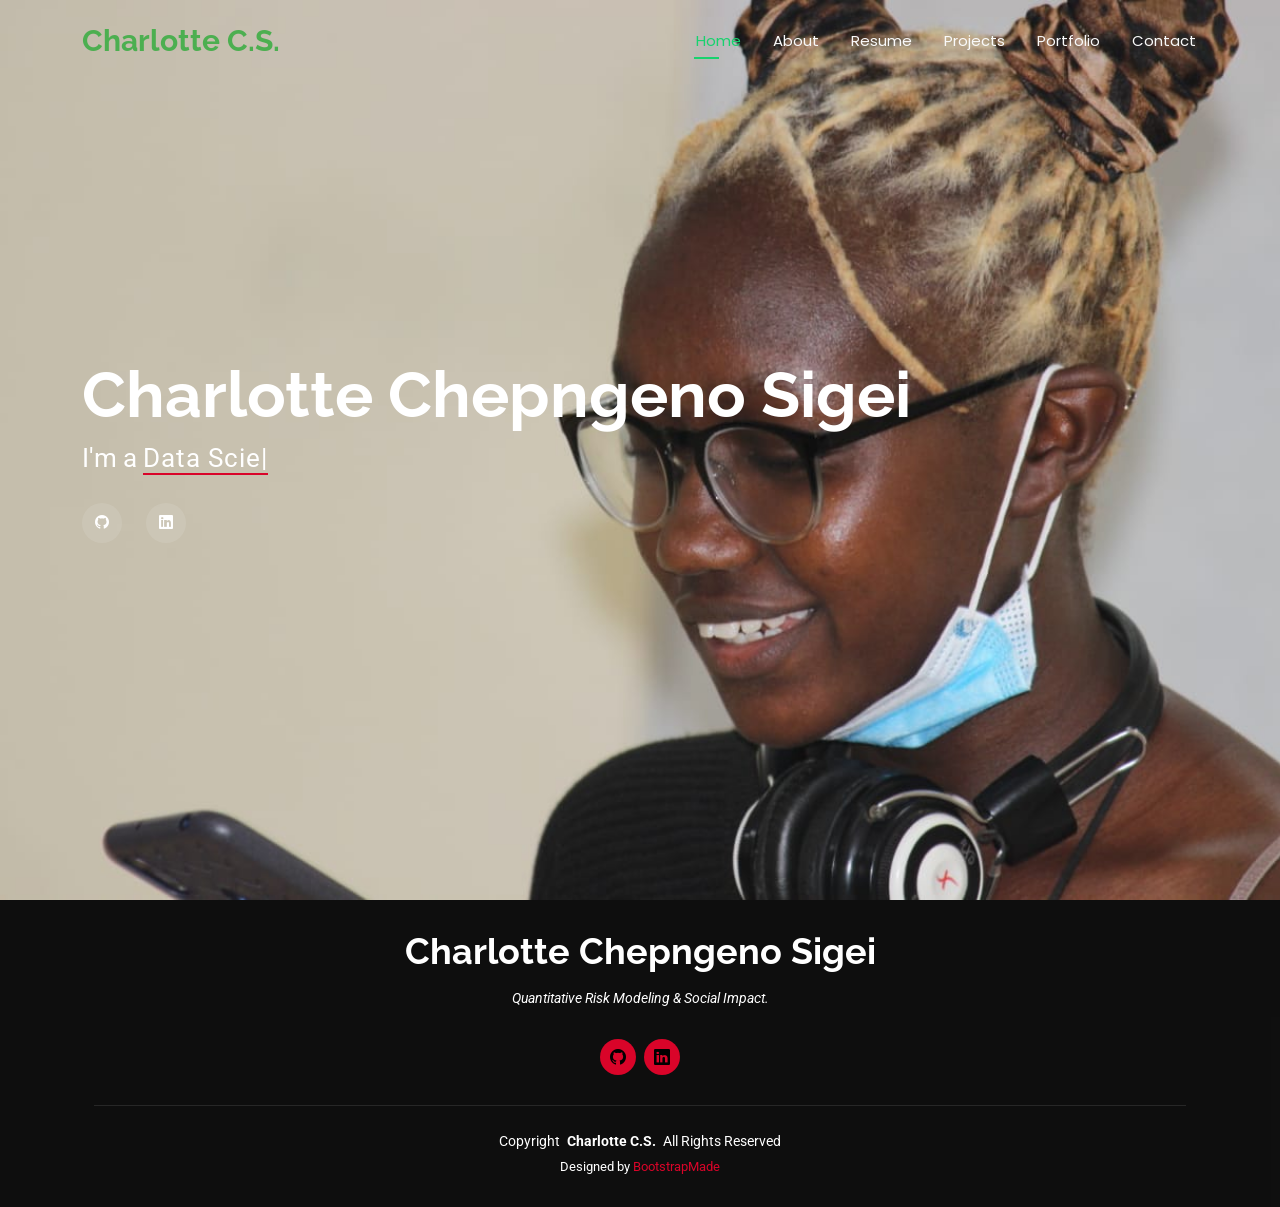
<file: index.html>
<!DOCTYPE html>
<html lang="en">

<head>
  <meta charset="utf-8">
  <meta content="width=device-width, initial-scale=1.0" name="viewport">
  <title>Charlotte Chepngeno Sigei - Portfolio</title>
  <meta name="description" content="Portfolio of Charlotte Chepngeno Sigei. Quantitative Risk Modeling and Social Impact.">
  <meta name="keywords" content="Data Scientist, Quantitative Risk Analyst, Actuarial Professional, AIMS, Machine Learning">

  <link href="assets/img/favicon.png" rel="icon">
  <link href="assets/img/apple-touch-icon.png" rel="apple-touch-icon">

  <link href="https://fonts.googleapis.com" rel="preconnect">
  <link href="https://fonts.gstatic.com" rel="preconnect" crossorigin>
  <link href="https://fonts.googleapis.com/css2?family=Roboto:ital,wght@0,100;0,300;0,400;0,500;0,700;0,900;1,100;1,300;1,400;1,500;1,700;1,900&family=Poppins:ital,wght@0,100;0,200;0,300;0,400;0,500;0,600;0,700;0,800;0,900;1,100;1,200;1,300;1,400;1,500;1,600;1,700;1,800;1,900&family=Raleway:ital,wght@0,100;0,200;0,300;0,400;0,500;0,600;0,700;0,800;0,900;1,100;1,200;1,300;1,400;1,500;1,600;1,700;1,800;1,900&display=swap" rel="stylesheet">

  <link href="assets/vendor/bootstrap/css/bootstrap.min.css" rel="stylesheet">
  <link href="assets/vendor/bootstrap-icons/bootstrap-icons.css" rel="stylesheet">
  <link href="assets/vendor/aos/aos.css" rel="stylesheet">
  <link href="assets/vendor/swiper/swiper-bundle.min.css" rel="stylesheet">
  <link href="assets/vendor/glightbox/css/glightbox.min.css" rel="stylesheet">

  <link href="assets/css/main.css" rel="stylesheet">
</head>

<body class="index-page">

  <header id="header" class="header d-flex align-items-center fixed-top">
    <div class="container-fluid container-xl position-relative d-flex align-items-center justify-content-between">

      <a href="index.html" class="logo d-flex align-items-center">
        <h1 class="sitename">Charlotte C.S.</h1>
      </a>

      <nav id="navmenu" class="navmenu">
        <ul>
          <li><a href="index.html" class="active">Home</a></li>
          <li><a href="about.html">About</a></li>
          <li><a href="resume.html">Resume</a></li>
          <li><a href="services.html">Projects</a></li>
          <li><a href="portfolio.html">Portfolio</a></li>
          <li><a href="contact.html">Contact</a></li>
        </ul>
        <i class="mobile-nav-toggle d-xl-none bi bi-list"></i>
      </nav>

    </div>
  </header>

  <main class="main">

    <section id="hero" class="hero section dark-background">

      <img src="assets/img/her.jpeg" alt="Charlotte Chepngeno Sigei" data-aos="fade-in">

      <div class="container" data-aos="zoom-out" data-aos-delay="100">
        <h2>Charlotte Chepngeno Sigei</h2>
        <p>I'm a <span class="typed" data-typed-items="Data Scientist, Quantitative Risk Analyst, Professional Actuary, Masters AIMS Scholar, Poet, Dreamer"></span><span class="typed-cursor typed-cursor--blink"></span></p>
        <div class="social-links">
          <a href="https://github.com/Ccspoet" target="_blank"><i class="bi bi-github"></i></a>
          <a href="https://www.linkedin.com/in/charlotte-sigey-aa377a254/" target="_blank"><i class="bi bi-linkedin"></i></a>
        </div>
      </div>

    </section></main>

  <footer id="footer" class="footer dark-background">
    <div class="container">
      <h3 class="sitename">Charlotte Chepngeno Sigei</h3>
      <p>Quantitative Risk Modeling & Social Impact.</p>
      <div class="social-links d-flex justify-content-center">
        <a href="https://github.com/Ccspoet" target="_blank"><i class="bi bi-github"></i></a>
        <a href="https://www.linkedin.com/in/charlotte-sigey-aa377a254/" target="_blank"><i class="bi bi-linkedin"></i></a>
      </div>
      <div class="container">
        <div class="copyright">
          <span>Copyright</span> <strong class="px-1 sitename">Charlotte C.S.</strong> <span>All Rights Reserved</span>
        </div>
        <div class="credits">
          Designed by <a href="https://bootstrapmade.com/">BootstrapMade</a>
        </div>
      </div>
    </div>
  </footer>

  <a href="#" id="scroll-top" class="scroll-top d-flex align-items-center justify-content-center"><i class="bi bi-arrow-up-short"></i></a>

  <div id="preloader"></div>

  <script src="assets/vendor/bootstrap/js/bootstrap.bundle.min.js"></script>
  <script src="assets/vendor/php-email-form/validate.js"></script>
  <script src="assets/vendor/aos/aos.js"></script>
  <script src="assets/vendor/typed.js/typed.umd.js"></script>
  <script src="assets/vendor/purecounter/purecounter_vanilla.js"></script>
  <script src="assets/vendor/waypoints/noframework.waypoints.js"></script>
  <script src="assets/vendor/swiper/swiper-bundle.min.js"></script>
  <script src="assets/vendor/glightbox/js/glightbox.min.js"></script>
  <script src="assets/vendor/imagesloaded/imagesloaded.pkgd.min.js"></script>
  <script src="assets/vendor/isotope-layout/isotope.pkgd.min.js"></script>

  <script src="assets/js/main.js"></script>

</body>

</html>
</file>
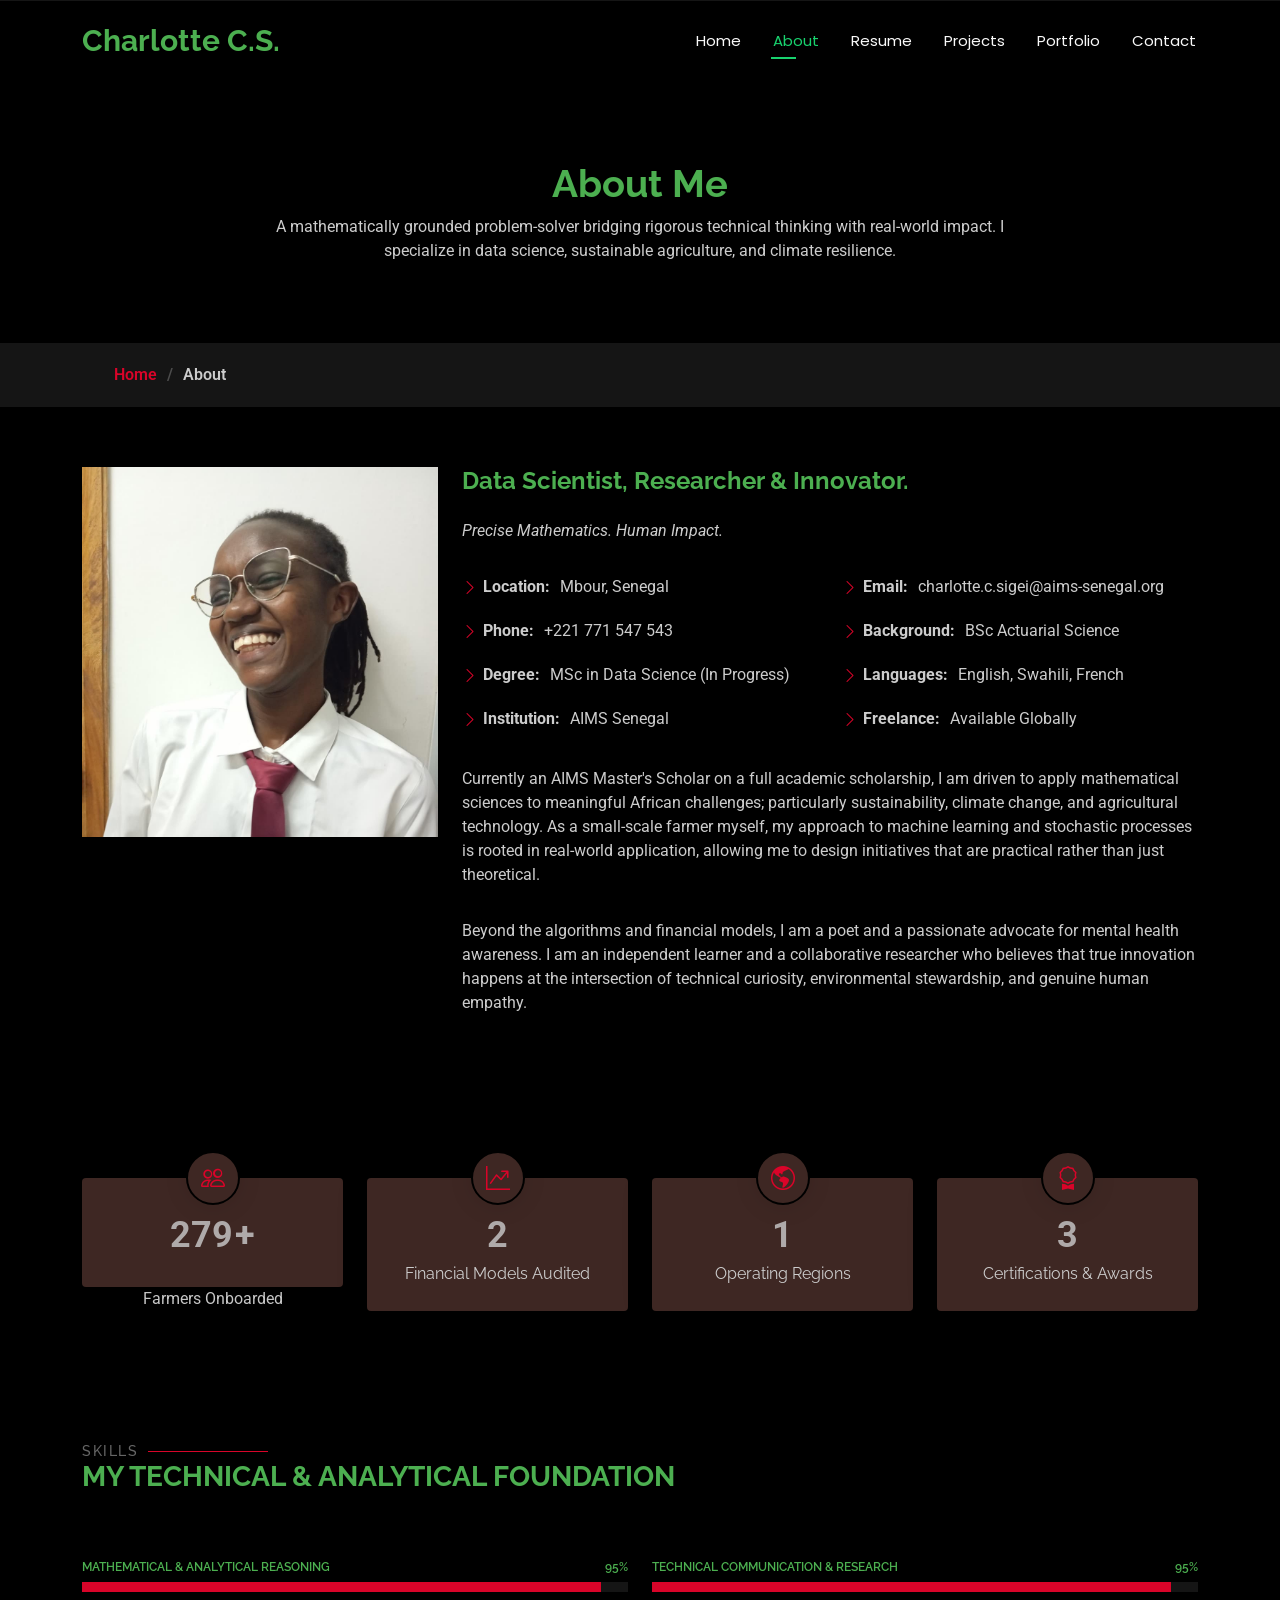
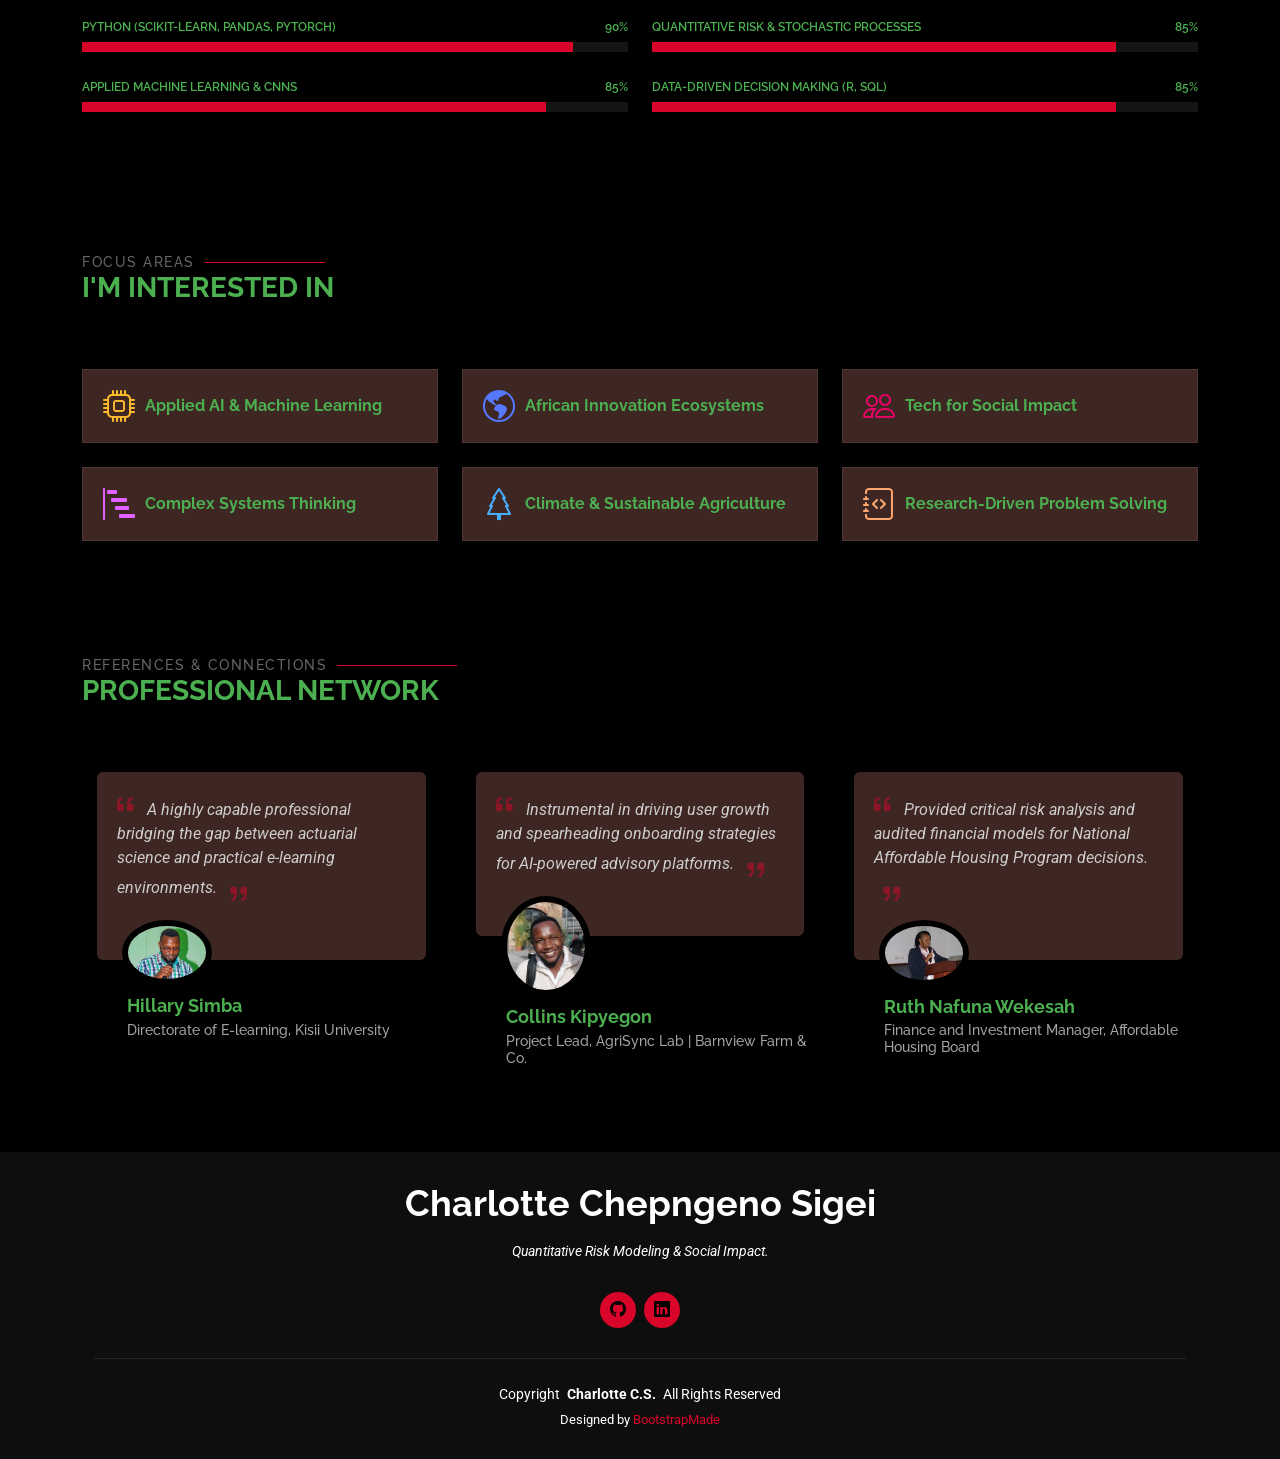
<file: about.html>
<!DOCTYPE html>
<html lang="en">

<head>
  <meta charset="utf-8">
  <meta content="width=device-width, initial-scale=1.0" name="viewport">
  <title>About - Charlotte Chepngeno Sigei</title>
  <meta name="description" content="Portfolio and resume of Charlotte Chepngeno Sigei. Quantitative Risk Modeling and Social Impact.">
  <meta name="keywords" content="Data Scientist, Quantitative Risk Analyst, Actuarial Professional, AIMS, Machine Learning">

  <link href="assets/img/favicon.png" rel="icon">
  <link href="assets/img/apple-touch-icon.png" rel="apple-touch-icon">

  <link href="https://fonts.googleapis.com" rel="preconnect">
  <link href="https://fonts.gstatic.com" rel="preconnect" crossorigin>
  <link href="https://fonts.googleapis.com/css2?family=Roboto:ital,wght@0,100;0,300;0,400;0,500;0,700;0,900;1,100;1,300;1,400;1,500;1,700;1,900&family=Poppins:ital,wght@0,100;0,200;0,300;0,400;0,500;0,600;0,700;0,800;0,900;1,100;1,200;1,300;1,400;1,500;1,600;1,700;1,800;1,900&family=Raleway:ital,wght@0,100;0,200;0,300;0,400;0,500;0,600;0,700;0,800;0,900;1,100;1,200;1,300;1,400;1,500;1,600;1,700;1,800;1,900&display=swap" rel="stylesheet">

  <link href="assets/vendor/bootstrap/css/bootstrap.min.css" rel="stylesheet">
  <link href="assets/vendor/bootstrap-icons/bootstrap-icons.css" rel="stylesheet">
  <link href="assets/vendor/aos/aos.css" rel="stylesheet">
  <link href="assets/vendor/swiper/swiper-bundle.min.css" rel="stylesheet">
  <link href="assets/vendor/glightbox/css/glightbox.min.css" rel="stylesheet">

  <link href="assets/css/main.css" rel="stylesheet">
</head>

<body class="about-page">

  <header id="header" class="header d-flex align-items-center fixed-top">
    <div class="container-fluid container-xl position-relative d-flex align-items-center justify-content-between">

      <a href="index.html" class="logo d-flex align-items-center">
        <h1 class="sitename">Charlotte C.S.</h1>
      </a>

      <nav id="navmenu" class="navmenu">
        <ul>
          <li><a href="index.html">Home</a></li>
          <li><a href="about.html" class="active">About</a></li>
          <li><a href="resume.html">Resume</a></li>
          <li><a href="services.html">Projects</a></li>
          <li><a href="portfolio.html">Portfolio</a></li>
          <li><a href="contact.html">Contact</a></li>
        </ul>
        <i class="mobile-nav-toggle d-xl-none bi bi-list"></i>
      </nav>

    </div>
  </header>

  <main class="main">

    <div class="page-title" data-aos="fade">
      <div class="heading">
        <div class="container">
          <div class="row d-flex justify-content-center text-center">
            <div class="col-lg-8">
              <h1>About Me</h1>
              <p class="mb-0">A mathematically grounded problem-solver bridging rigorous technical thinking with real-world impact. I specialize in data science, sustainable agriculture, and climate resilience.</p>
            </div>
          </div>
        </div>
      </div>
      <nav class="breadcrumbs">
        <div class="container">
          <ol>
            <li><a href="index.html">Home</a></li>
            <li class="current">About</li>
          </ol>
        </div>
      </nav>
    </div>

    <section id="about" class="about section">

      <div class="container" data-aos="fade-up" data-aos-delay="100">

        <div class="row gy-4 justify-content-center">
          <div class="col-lg-4">
            <img src="assets/img/profile.jpeg" class="img-fluid" alt="Charlotte Chepngeno Sigei">
          </div>
          <div class="col-lg-8 content">
            <h2>Data Scientist, Researcher &amp; Innovator.</h2>
            <p class="fst-italic py-3">
              Precise Mathematics. Human Impact.
            </p>
            <div class="row">
              <div class="col-lg-6">
                <ul>
                  <li><i class="bi bi-chevron-right"></i> <strong>Location:</strong> <span>Mbour, Senegal</span></li>
                  <li><i class="bi bi-chevron-right"></i> <strong>Phone:</strong> <span>+221 771 547 543</span></li>
                  <li><i class="bi bi-chevron-right"></i> <strong>Degree:</strong> <span>MSc in Data Science (In Progress)</span></li>
                  <li><i class="bi bi-chevron-right"></i> <strong>Institution:</strong> <span>AIMS Senegal</span></li>
                </ul>
              </div>
              <div class="col-lg-6">
                <ul>
                  <li><i class="bi bi-chevron-right"></i> <strong>Email:</strong> <span>charlotte.c.sigei@aims-senegal.org</span></li>
                  <li><i class="bi bi-chevron-right"></i> <strong>Background:</strong> <span>BSc Actuarial Science</span></li>
                  <li><i class="bi bi-chevron-right"></i> <strong>Languages:</strong> <span>English, Swahili, French</span></li>
                  <li><i class="bi bi-chevron-right"></i> <strong>Freelance:</strong> <span>Available Globally</span></li>
                </ul>
              </div>
            </div>
            <p class="py-3">
              Currently an AIMS Master's Scholar on a full academic scholarship, I am driven to apply mathematical sciences to meaningful African challenges; particularly sustainability, climate change, and agricultural technology. As a small-scale farmer myself, my approach to machine learning and stochastic processes is rooted in real-world application, allowing me to design initiatives that are practical rather than just theoretical.
            </p>
            <p>
              Beyond the algorithms and financial models, I am a poet and a passionate advocate for mental health awareness. I am an independent learner and a collaborative researcher who believes that true innovation happens at the intersection of technical curiosity, environmental stewardship, and genuine human empathy.
            </p>
          </div>
        </div>

      </div>

    </section>

    <section id="stats" class="stats section">

      <div class="container" data-aos="fade-up" data-aos-delay="100">

        <div class="row gy-4">

          <div class="col-lg-3 col-md-6 d-flex flex-column align-items-center">
            <i class="bi bi-people"></i>
            <div class="stats-item d-flex align-items-center justify-content-center">
              <span data-purecounter-start="0" data-purecounter-end="450" data-purecounter-duration="1" class="purecounter"></span>
              <span style="margin-left: 2px;">+</span>
            </div>
            <p class="text-center w-100">Farmers Onboarded</p>
          </div>
          
          <div class="col-lg-3 col-md-6 d-flex flex-column align-items-center">
            <i class="bi bi-graph-up-arrow"></i>
            <div class="stats-item">
              <span data-purecounter-start="0" data-purecounter-end="3" data-purecounter-duration="1" class="purecounter"></span>
              <p>Financial Models Audited</p>
            </div>
          </div>
          
          <div class="col-lg-3 col-md-6 d-flex flex-column align-items-center">
            <i class="bi bi-globe-americas"></i>
            <div class="stats-item">
              <span data-purecounter-start="0" data-purecounter-end="2" data-purecounter-duration="1" class="purecounter"></span>
              <p>Operating Regions</p>
            </div>
          </div>
          
          <div class="col-lg-3 col-md-6 d-flex flex-column align-items-center">
            <i class="bi bi-award"></i>
            <div class="stats-item">
              <span data-purecounter-start="0" data-purecounter-end="5" data-purecounter-duration="1" class="purecounter"></span>
              <p>Certifications & Awards</p>
            </div>
          </div>
          
        </div>

      </div>

    </section>

    <section id="skills" class="skills section">

      <div class="container section-title" data-aos="fade-up">
        <h2>Skills</h2>
        <div><span>My Technical & Analytical</span> <span class="description-title">Foundation</span></div>
      </div>
      
      <div class="container" data-aos="fade-up" data-aos-delay="100">

        <div class="row skills-content skills-animation">

          <div class="col-lg-6">
            <div class="progress">
              <span class="skill"><span>Mathematical & Analytical Reasoning</span> <i class="val">95%</i></span>
              <div class="progress-bar-wrap">
                <div class="progress-bar" role="progressbar" aria-valuenow="95" aria-valuemin="0" aria-valuemax="100"></div>
              </div>
            </div>
            <div class="progress">
              <span class="skill"><span>Python (Scikit-learn, Pandas, PyTorch)</span> <i class="val">90%</i></span>
              <div class="progress-bar-wrap">
                <div class="progress-bar" role="progressbar" aria-valuenow="90" aria-valuemin="0" aria-valuemax="100"></div>
              </div>
            </div>
            <div class="progress">
              <span class="skill"><span>Applied Machine Learning & CNNs</span> <i class="val">85%</i></span>
              <div class="progress-bar-wrap">
                <div class="progress-bar" role="progressbar" aria-valuenow="85" aria-valuemin="0" aria-valuemax="100"></div>
              </div>
            </div>
          </div>

          <div class="col-lg-6">
            <div class="progress">
              <span class="skill"><span>Technical Communication & Research</span> <i class="val">95%</i></span>
              <div class="progress-bar-wrap">
                <div class="progress-bar" role="progressbar" aria-valuenow="95" aria-valuemin="0" aria-valuemax="100"></div>
              </div>
            </div>
            <div class="progress">
              <span class="skill"><span>Quantitative Risk & Stochastic Processes</span> <i class="val">85%</i></span>
              <div class="progress-bar-wrap">
                <div class="progress-bar" role="progressbar" aria-valuenow="85" aria-valuemin="0" aria-valuemax="100"></div>
              </div>
            </div>
            <div class="progress">
              <span class="skill"><span>Data-Driven Decision Making (R, SQL)</span> <i class="val">85%</i></span>
              <div class="progress-bar-wrap">
                <div class="progress-bar" role="progressbar" aria-valuenow="85" aria-valuemin="0" aria-valuemax="100"></div>
              </div>
            </div>
          </div>

        </div>

      </div>

    </section>

    <section id="interests" class="interests section">

      <div class="container section-title" data-aos="fade-up">
        <h2>Focus Areas</h2>
        <div><span>I'm</span> <span class="description-title">interested in</span></div>
      </div>
      
      <div class="container">

        <div class="row gy-4">

          <div class="col-lg-4 col-md-6" data-aos="fade-up" data-aos-delay="100">
            <div class="features-item">
              <i class="bi bi-cpu" style="color: #ffbb2c;"></i>
              <h3>Applied AI & Machine Learning</h3>
            </div>
          </div>
          
          <div class="col-lg-4 col-md-6" data-aos="fade-up" data-aos-delay="200">
            <div class="features-item">
              <i class="bi bi-globe-americas" style="color: #5578ff;"></i>
              <h3>African Innovation Ecosystems</h3>
            </div>
          </div>
          
          <div class="col-lg-4 col-md-6" data-aos="fade-up" data-aos-delay="300">
            <div class="features-item">
              <i class="bi bi-people" style="color: #e80368;"></i>
              <h3>Tech for Social Impact</h3>
            </div>
          </div>
          
          <div class="col-lg-4 col-md-6" data-aos="fade-up" data-aos-delay="400">
            <div class="features-item">
              <i class="bi bi-bar-chart-steps" style="color: #e361ff;"></i>
              <h3>Complex Systems Thinking</h3>
            </div>
          </div>
          
          <div class="col-lg-4 col-md-6" data-aos="fade-up" data-aos-delay="500">
            <div class="features-item">
              <i class="bi bi-tree" style="color: #47aeff;"></i>
              <h3>Climate & Sustainable Agriculture</h3>
            </div>
          </div>
          
          <div class="col-lg-4 col-md-6" data-aos="fade-up" data-aos-delay="600">
            <div class="features-item">
              <i class="bi bi-journal-code" style="color: #ffa76e;"></i>
              <h3>Research-Driven Problem Solving</h3>
            </div>
          </div>
          
        </div>

      </div>

    </section>

    <section id="testimonials" class="testimonials section">

      <div class="container section-title" data-aos="fade-up">
        <h2>References & Connections</h2>
        <div><span>Professional</span> <span class="description-title">Network</span></div>
      </div>
      
      <div class="container" data-aos="fade-up" data-aos-delay="100">

        <div class="swiper init-swiper" data-speed="600" data-delay="5000">
          <script type="application/json" class="swiper-config">
            {
              "loop": true,
              "speed": 600,
              "autoplay": {
                "delay": 5000
              },
              "slidesPerView": "auto",
              "pagination": {
                "el": ".swiper-pagination",
                "type": "bullets",
                "clickable": true
              },
              "breakpoints": {
                "320": {
                  "slidesPerView": 1,
                  "spaceBetween": 40
                },
                "1200": {
                  "slidesPerView": 3,
                  "spaceBetween": 20
                }
              }
            }
          </script>
          <div class="swiper-wrapper">

            <div class="swiper-slide">
              <div class="testimonial-item">
                <p>
                  <i class=" bi bi-quote quote-icon-left"></i>
                  <span>A highly capable professional bridging the gap between actuarial science and practical e-learning environments.</span>
                  <i class="bi bi-quote quote-icon-right"></i>
                </p>
                <img src="assets/img/person/person-m-9.jpeg" class="testimonial-img" alt="">
                <h3>Hillary Simba</h3>
                <h4>Directorate of E-learning, Kisii University</h4>
              </div>
            </div>
            
            <div class="swiper-slide">
              <div class="testimonial-item">
                <p>
                  <i class="bi bi-quote quote-icon-left"></i>
                  <span>Instrumental in driving user growth and spearheading onboarding strategies for AI-powered advisory platforms.</span>
                  <i class="bi bi-quote quote-icon-right"></i>
                </p>
                <img src="assets/img/person/person-m-12.jpeg" class="testimonial-img" alt="">
                <h3>Collins Kipyegon</h3>
                <h4>Project Lead, AgriSync Lab | Barnview Farm & Co.</h4>
              </div>
            </div>
            
            <div class="swiper-slide">
              <div class="testimonial-item">
                <p>
                  <i class="bi bi-quote quote-icon-left"></i>
                  <span>Provided critical risk analysis and audited financial models for National Affordable Housing Program decisions.</span>
                  <i class="bi bi-quote quote-icon-right"></i>
                </p>
                <img src="assets/img/person/person-f-5.jpeg" class="testimonial-img" alt="">
                <h3>Ruth Nafuna Wekesah</h3>
                <h4>Finance and Investment Manager, Affordable Housing Board</h4>
              </div>
            </div>
            
          </div>
          <div class="swiper-pagination"></div>
        </div>

      </div>

    </section>

  </main>

  <footer id="footer" class="footer dark-background">
    <div class="container">
      <h3 class="sitename">Charlotte Chepngeno Sigei</h3>
      <p>Quantitative Risk Modeling & Social Impact.</p>
      <div class="social-links d-flex justify-content-center">
        <a href="https://github.com/Ccspoet"><i class="bi bi-github"></i></a>
        <a href="https://www.linkedin.com/in/charlotte-sigey-aa377a254/"><i class="bi bi-linkedin"></i></a>
      </div>
      <div class="container">
        <div class="copyright">
          <span>Copyright</span> <strong class="px-1 sitename">Charlotte C.S.</strong> <span>All Rights Reserved</span>
        </div>
        <div class="credits">
          Designed by <a href="https://bootstrapmade.com/">BootstrapMade</a>
        </div>
      </div>
    </div>
  </footer>

  <a href="#" id="scroll-top" class="scroll-top d-flex align-items-center justify-content-center"><i class="bi bi-arrow-up-short"></i></a>

  <div id="preloader"></div>

  <script src="assets/vendor/bootstrap/js/bootstrap.bundle.min.js"></script>
  <script src="assets/vendor/php-email-form/validate.js"></script>
  <script src="assets/vendor/aos/aos.js"></script>
  <script src="assets/vendor/typed.js/typed.umd.js"></script>
  <script src="assets/vendor/purecounter/purecounter_vanilla.js"></script>
  <script src="assets/vendor/waypoints/noframework.waypoints.js"></script>
  <script src="assets/vendor/swiper/swiper-bundle.min.js"></script>
  <script src="assets/vendor/glightbox/js/glightbox.min.js"></script>
  <script src="assets/vendor/imagesloaded/imagesloaded.pkgd.min.js"></script>
  <script src="assets/vendor/isotope-layout/isotope.pkgd.min.js"></script>

  <script src="assets/js/main.js"></script>

</body>

</html>
</file>
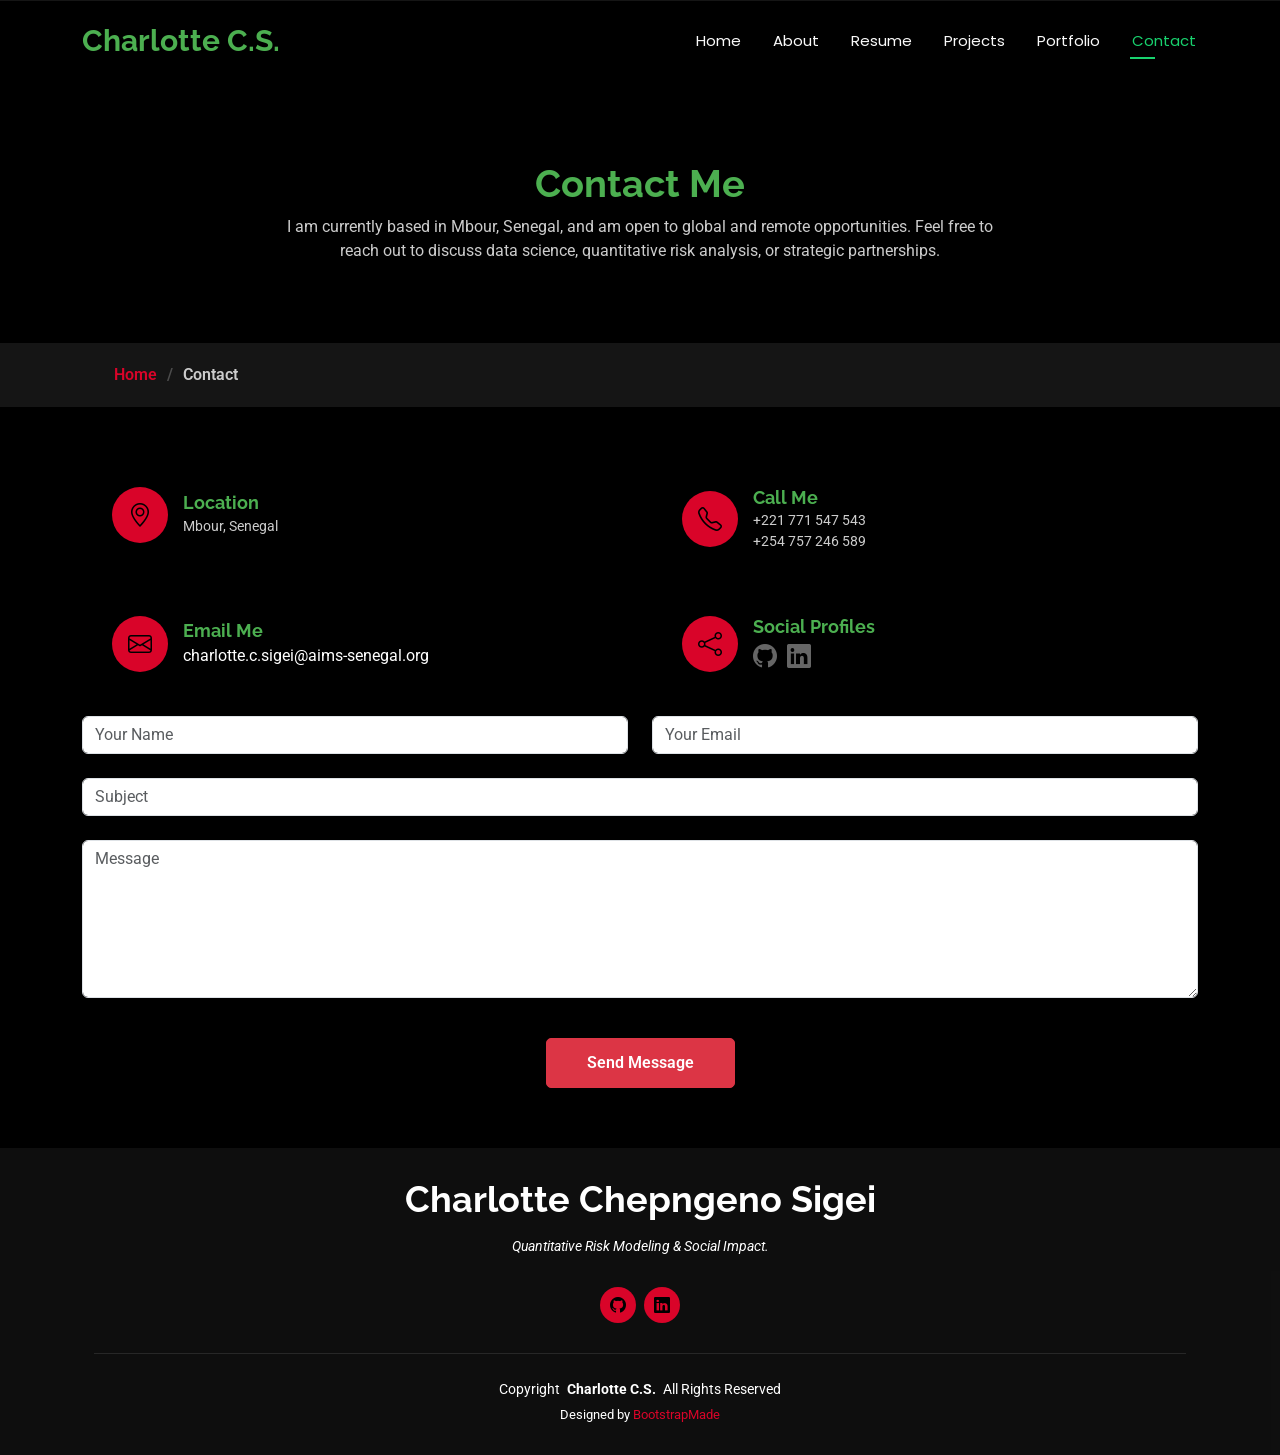
<file: contact.html>
<!DOCTYPE html>
<html lang="en">

<head>
  <meta charset="utf-8">
  <meta content="width=device-width, initial-scale=1.0" name="viewport">
  <title>Contact - Charlotte Chepngeno Sigei</title>
  <meta name="description" content="Get in touch with Charlotte Chepngeno Sigei for data science and quantitative risk modeling opportunities.">
  <meta name="keywords" content="Contact, Data Scientist, Actuarial, Senegal, Remote">

  <link href="assets/img/favicon.png" rel="icon">
  <link href="assets/img/apple-touch-icon.png" rel="apple-touch-icon">

  <link href="https://fonts.googleapis.com" rel="preconnect">
  <link href="https://fonts.gstatic.com" rel="preconnect" crossorigin>
  <link href="https://fonts.googleapis.com/css2?family=Roboto:ital,wght@0,100;0,300;0,400;0,500;0,700;0,900;1,100;1,300;1,400;1,500;1,700;1,900&family=Poppins:ital,wght@0,100;0,200;0,300;0,400;0,500;0,600;0,700;0,800;0,900;1,100;1,200;1,300;1,400;1,500;1,600;1,700;1,800;1,900&family=Raleway:ital,wght@0,100;0,200;0,300;0,400;0,500;0,600;0,700;0,800;0,900;1,100;1,200;1,300;1,400;1,500;1,600;1,700;1,800;1,900&display=swap" rel="stylesheet">

  <link href="assets/vendor/bootstrap/css/bootstrap.min.css" rel="stylesheet">
  <link href="assets/vendor/bootstrap-icons/bootstrap-icons.css" rel="stylesheet">
  <link href="assets/vendor/aos/aos.css" rel="stylesheet">
  <link href="assets/vendor/swiper/swiper-bundle.min.css" rel="stylesheet">
  <link href="assets/vendor/glightbox/css/glightbox.min.css" rel="stylesheet">

  <link href="assets/css/main.css" rel="stylesheet">
</head>

<body class="contact-page">

  <header id="header" class="header d-flex align-items-center fixed-top">
    <div class="container-fluid container-xl position-relative d-flex align-items-center justify-content-between">

      <a href="index.html" class="logo d-flex align-items-center">
        <h1 class="sitename">Charlotte C.S.</h1>
      </a>

      <nav id="navmenu" class="navmenu">
        <ul>
          <li><a href="index.html">Home</a></li>
          <li><a href="about.html">About</a></li>
          <li><a href="resume.html">Resume</a></li>
          <li><a href="services.html">Projects</a></li>
          <li><a href="portfolio.html">Portfolio</a></li>
          <li><a href="contact.html" class="active">Contact</a></li>
        </ul>
        <i class="mobile-nav-toggle d-xl-none bi bi-list"></i>
      </nav>

    </div>
  </header>

  <main class="main">

    <div class="page-title" data-aos="fade">
      <div class="heading">
        <div class="container">
          <div class="row d-flex justify-content-center text-center">
            <div class="col-lg-8">
              <h1>Contact Me</h1>
              <p class="mb-0">I am currently based in Mbour, Senegal, and am open to global and remote opportunities. Feel free to reach out to discuss data science, quantitative risk analysis, or strategic partnerships.</p>
            </div>
          </div>
        </div>
      </div>
      <nav class="breadcrumbs">
        <div class="container">
          <ol>
            <li><a href="index.html">Home</a></li>
            <li class="current">Contact</li>
          </ol>
        </div>
      </nav>
    </div>
    
    <section id="contact" class="contact section">

      <div class="container" data-aos="fade-up" data-aos-delay="100">

        <div class="row gy-4">

          <div class="col-md-6">
            <div class="info-item d-flex align-items-center" data-aos="fade-up" data-aos-delay="200">
              <i class="icon bi bi-geo-alt flex-shrink-0"></i>
              <div>
                <h3>Location</h3>
                <p>Mbour, Senegal</p>
              </div>
            </div>
          </div>
          
          <div class="col-md-6">
            <div class="info-item d-flex align-items-center" data-aos="fade-up" data-aos-delay="300">
              <i class="icon bi bi-telephone flex-shrink-0"></i>
              <div>
                <h3>Call Me</h3>
                <p>+221 771 547 543 <br> +254 757 246 589</p>
              </div>
            </div>
          </div>
          
          <div class="col-md-6">
            <div class="info-item d-flex align-items-center" data-aos="fade-up" data-aos-delay="400">
              <i class="icon bi bi-envelope flex-shrink-0"></i>
              <div>
                <h3>Email Me</h3>
                <a href="mailto:charlotte.c.sigei@aims-senegal.org" style="color: #ffffff;">charlotte.c.sigei@aims-senegal.org</a>
              </div>
            </div>
          </div>
          
          <div class="col-md-6">
            <div class="info-item d-flex align-items-center" data-aos="fade-up" data-aos-delay="500">
              <i class="icon bi bi-share flex-shrink-0"></i>
              <div>
                <h3>Social Profiles</h3>
                <div class="social-links">
                  <a href="https://github.com/Ccspoet" target="_blank"><i class="bi bi-github"></i></a>
                  <a href="https://www.linkedin.com/in/charlotte-sigey-aa377a254/" target="_blank"><i class="bi bi-linkedin"></i></a>
                </div>
              </div>
            </div>
          </div>
          
        </div>

        <form action="https://formspree.io/f/xeenppoe" method="POST" class="mt-4" data-aos="fade-up" data-aos-delay="600">
          <div class="row gy-4">

            <div class="col-md-6">
              <input type="text" name="name" class="form-control" placeholder="Your Name" required="">
            </div>

            <div class="col-md-6 ">
              <input type="email" class="form-control" name="email" placeholder="Your Email" required="">
            </div>

            <div class="col-md-12">
              <input type="text" class="form-control" name="subject" placeholder="Subject" required="">
            </div>

            <div class="col-md-12">
              <textarea class="form-control" name="message" rows="6" placeholder="Message" required=""></textarea>
            </div>

            <div class="col-md-12 text-center">
              <button type="submit" class="btn btn-danger mt-3" style="padding: 12px 40px; border-radius: 5px; font-weight: 600;">Send Message</button>
            </div>

          </div>
        </form>

      </div>

    </section>
    
  </main>

  <footer id="footer" class="footer dark-background">
    <div class="container">
      <h3 class="sitename">Charlotte Chepngeno Sigei</h3>
      <p>Quantitative Risk Modeling & Social Impact.</p>
      <div class="social-links d-flex justify-content-center">
        <a href="https://github.com/Ccspoet" target="_blank"><i class="bi bi-github"></i></a>
        <a href="https://www.linkedin.com/in/charlotte-sigey-aa377a254/" target="_blank"><i class="bi bi-linkedin"></i></a>
      </div>
      <div class="container">
        <div class="copyright">
          <span>Copyright</span> <strong class="px-1 sitename">Charlotte C.S.</strong> <span>All Rights Reserved</span>
        </div>
        <div class="credits">
          Designed by <a href="https://bootstrapmade.com/">BootstrapMade</a>
        </div>
      </div>
    </div>
  </footer>

  <a href="#" id="scroll-top" class="scroll-top d-flex align-items-center justify-content-center"><i class="bi bi-arrow-up-short"></i></a>

  <div id="preloader"></div>

  <script src="assets/vendor/bootstrap/js/bootstrap.bundle.min.js"></script>
  <script src="assets/vendor/aos/aos.js"></script>
  <script src="assets/vendor/typed.js/typed.umd.js"></script>
  <script src="assets/vendor/purecounter/purecounter_vanilla.js"></script>
  <script src="assets/vendor/waypoints/noframework.waypoints.js"></script>
  <script src="assets/vendor/swiper/swiper-bundle.min.js"></script>
  <script src="assets/vendor/glightbox/js/glightbox.min.js"></script>
  <script src="assets/vendor/imagesloaded/imagesloaded.pkgd.min.js"></script>
  <script src="assets/vendor/isotope-layout/isotope.pkgd.min.js"></script>

  <script src="assets/js/main.js"></script>

</body>

</html>
</file>
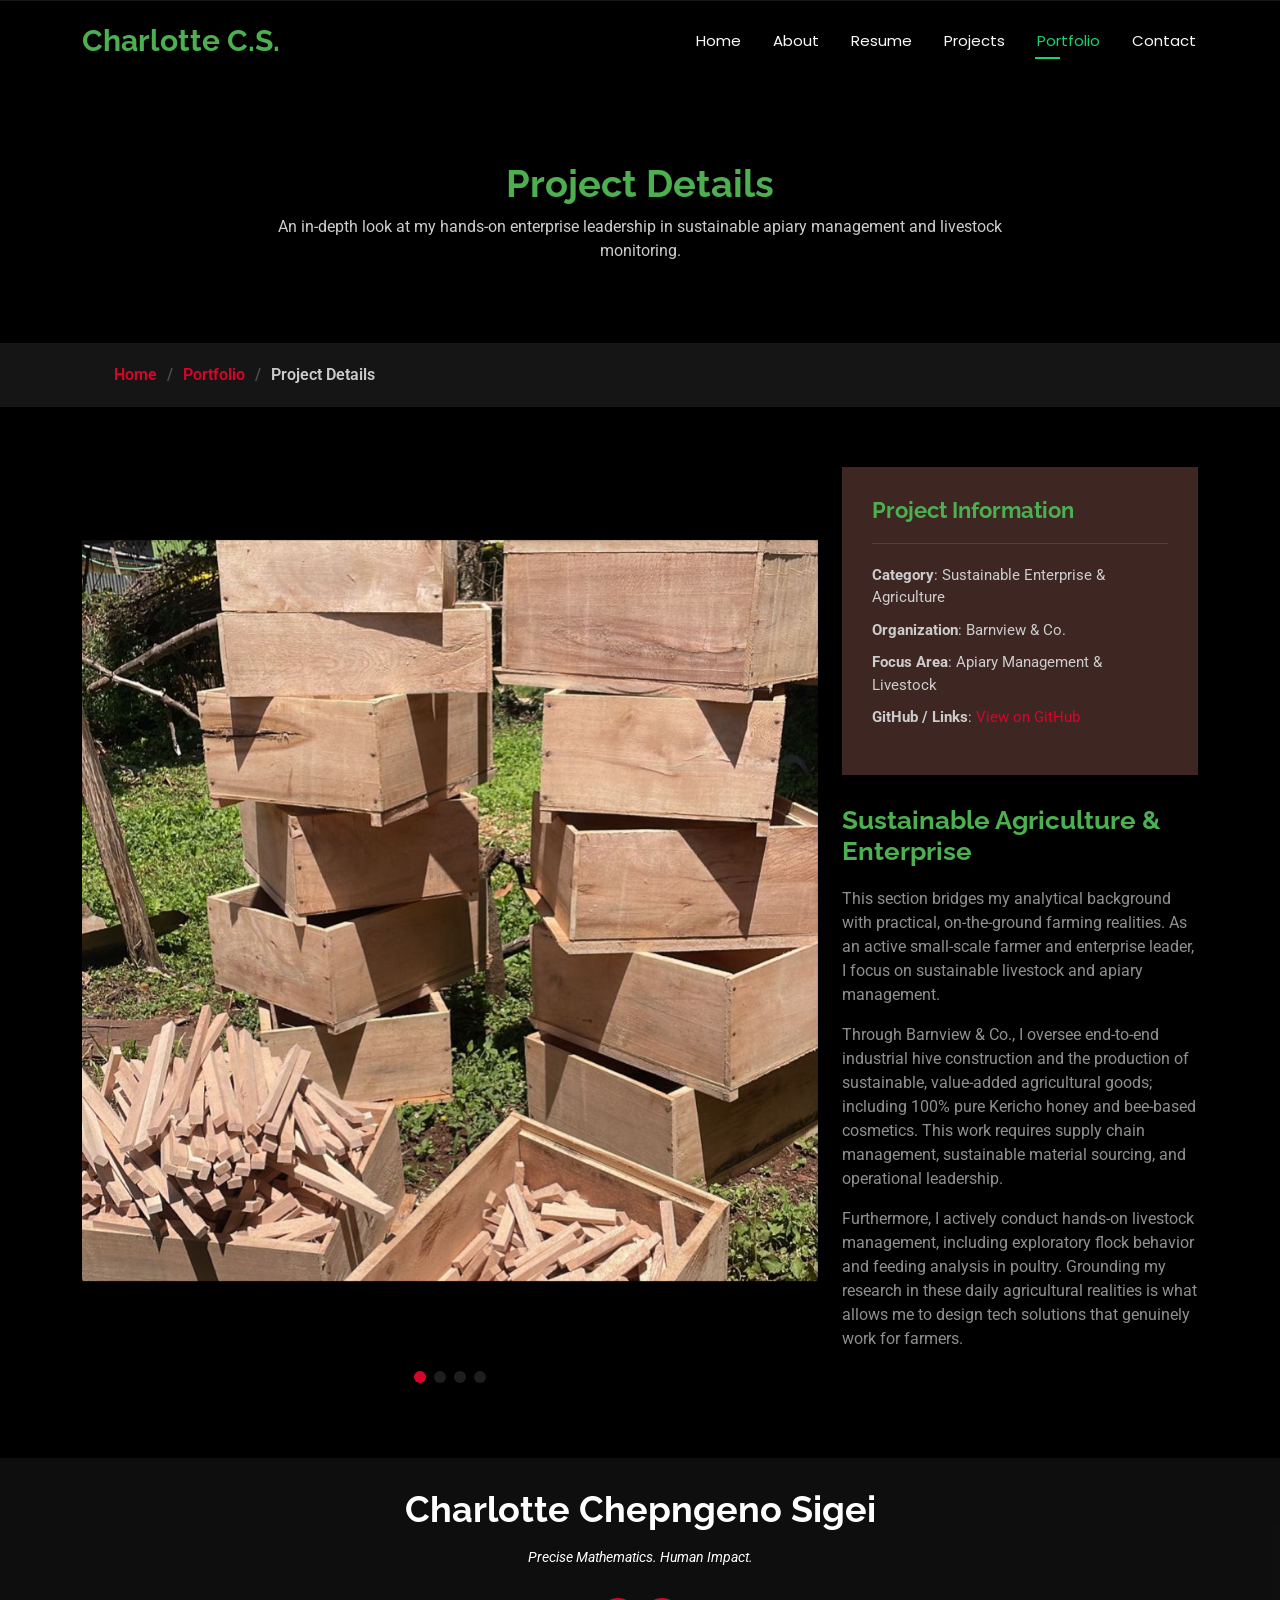
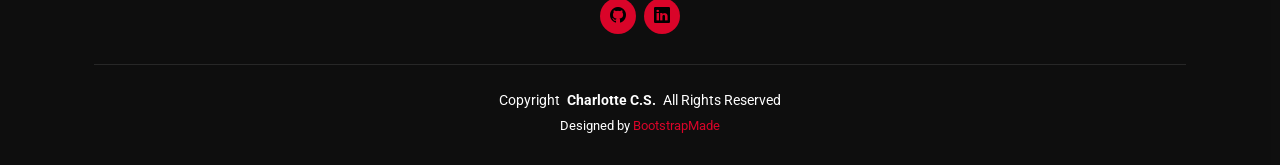
<file: details-agriculture.html>
<!DOCTYPE html>
<html lang="en">

<head>
  <meta charset="utf-8">
  <meta content="width=device-width, initial-scale=1.0" name="viewport">
  <title>Agriculture Details - Charlotte Chepngeno Sigei</title>
  <meta name="description" content="Sustainable Agriculture and Enterprise projects by Charlotte Chepngeno Sigei.">
  <meta name="keywords" content="Data Scientist, Agriculture, Barnview, Apiary, Poultry, Sustainable Farming">

  <link href="assets/img/favicon.png" rel="icon">
  <link href="assets/img/apple-touch-icon.png" rel="apple-touch-icon">

  <link href="https://fonts.googleapis.com" rel="preconnect">
  <link href="https://fonts.gstatic.com" rel="preconnect" crossorigin>
  <link href="https://fonts.googleapis.com/css2?family=Roboto:ital,wght@0,100;0,300;0,400;0,500;0,700;0,900;1,100;1,300;1,400;1,500;1,700;1,900&family=Poppins:ital,wght@0,100;0,200;0,300;0,400;0,500;0,600;0,700;0,800;0,900;1,100;1,200;1,300;1,400;1,500;1,600;1,700;1,800;1,900&family=Raleway:ital,wght@0,100;0,200;0,300;0,400;0,500;0,600;0,700;0,800;0,900;1,100;1,200;1,300;1,400;1,500;1,600;1,700;1,800;1,900&display=swap" rel="stylesheet">

  <link href="assets/vendor/bootstrap/css/bootstrap.min.css" rel="stylesheet">
  <link href="assets/vendor/bootstrap-icons/bootstrap-icons.css" rel="stylesheet">
  <link href="assets/vendor/aos/aos.css" rel="stylesheet">
  <link href="assets/vendor/swiper/swiper-bundle.min.css" rel="stylesheet">
  <link href="assets/vendor/glightbox/css/glightbox.min.css" rel="stylesheet">

  <link href="assets/css/main.css" rel="stylesheet">
</head>

<body class="portfolio-details-page">

  <header id="header" class="header d-flex align-items-center fixed-top">
    <div class="container-fluid container-xl position-relative d-flex align-items-center justify-content-between">

      <a href="index.html" class="logo d-flex align-items-center">
        <h1 class="sitename">Charlotte C.S.</h1>
      </a>

      <nav id="navmenu" class="navmenu">
        <ul>
          <li><a href="index.html">Home</a></li>
          <li><a href="about.html">About</a></li>
          <li><a href="resume.html">Resume</a></li>
          <li><a href="services.html">Projects</a></li>
          <li><a href="portfolio.html" class="active">Portfolio</a></li>
          <li><a href="contact.html">Contact</a></li>
        </ul>
        <i class="mobile-nav-toggle d-xl-none bi bi-list"></i>
      </nav>

    </div>
  </header>

  <main class="main">

    <div class="page-title" data-aos="fade">
      <div class="heading">
        <div class="container">
          <div class="row d-flex justify-content-center text-center">
            <div class="col-lg-8">
              <h1>Project Details</h1>
              <p class="mb-0">An in-depth look at my hands-on enterprise leadership in sustainable apiary management and livestock monitoring.</p>
            </div>
          </div>
        </div>
      </div>
      <nav class="breadcrumbs">
        <div class="container">
          <ol>
            <li><a href="index.html">Home</a></li>
            <li><a href="portfolio.html">Portfolio</a></li>
            <li class="current">Project Details</li>
          </ol>
        </div>
      </nav>
    </div>

    <section id="portfolio-details" class="portfolio-details section">

      <div class="container" data-aos="fade-up" data-aos-delay="100">

        <div class="row gy-4">

          <div class="col-lg-8">
            <div class="portfolio-details-slider swiper init-swiper">

              <script type="application/json" class="swiper-config">
                {
                  "loop": true,
                  "speed": 600,
                  "autoplay": {
                    "delay": 5000
                  },
                  "slidesPerView": "auto",
                  "pagination": {
                    "el": ".swiper-pagination",
                    "type": "bullets",
                    "clickable": true
                  }
                }
              </script>

              <div class="swiper-wrapper align-items-center">

                <div class="swiper-slide">
                  <img src="assets/img/portfolio/6.jpeg" alt="Barnview Hive Construction">
                </div>

                <div class="swiper-slide">
                  <img src="assets/img/portfolio/7.jpeg" alt="Barnview Pure Honey">
                </div>

                <div class="swiper-slide">
                  <img src="assets/img/portfolio/9.jpeg" alt="Sustainable Apiary">
                </div>

                <div class="swiper-slide">
                  <img src="assets/img/portfolio/12.jpeg" alt="Poultry Management">
                </div>

              </div>
              <div class="swiper-pagination"></div>
            </div>
          </div>

          <div class="col-lg-4">
            <div class="portfolio-info" data-aos="fade-up" data-aos-delay="200">
              <h3>Project Information</h3>
              <ul>
                <li><strong>Category</strong>: Sustainable Enterprise & Agriculture</li>
                <li><strong>Organization</strong>: Barnview & Co.</li>
                <li><strong>Focus Area</strong>: Apiary Management & Livestock</li>
                <li><strong>GitHub / Links</strong>: <a href="https://github.com/Ccspoet" target="_blank">View on GitHub</a></li>
              </ul>
            </div>
            <div class="portfolio-description" data-aos="fade-up" data-aos-delay="300">
              <h2>Sustainable Agriculture & Enterprise</h2>
              <p>
                This section bridges my analytical background with practical, on-the-ground farming realities. As an active small-scale farmer and enterprise leader, I focus on sustainable livestock and apiary management.
              </p>
              <p>
                Through Barnview & Co., I oversee end-to-end industrial hive construction and the production of sustainable, value-added agricultural goods; including 100% pure Kericho honey and bee-based cosmetics. This work requires supply chain management, sustainable material sourcing, and operational leadership.
              </p>
              <p>
                Furthermore, I actively conduct hands-on livestock management, including exploratory flock behavior and feeding analysis in poultry. Grounding my research in these daily agricultural realities is what allows me to design tech solutions that genuinely work for farmers.
              </p>
            </div>
          </div>

        </div>

      </div>

    </section>
    
  </main>

  <footer id="footer" class="footer dark-background">
    <div class="container">
      <h3 class="sitename">Charlotte Chepngeno Sigei</h3>
      <p>Precise Mathematics. Human Impact.</p>
      <div class="social-links d-flex justify-content-center">
        <a href="https://github.com/Ccspoet" target="_blank"><i class="bi bi-github"></i></a>
        <a href="https://www.linkedin.com/in/charlotte-sigey-aa377a254/" target="_blank"><i class="bi bi-linkedin"></i></a>
      </div>
      <div class="container">
        <div class="copyright">
          <span>Copyright</span> <strong class="px-1 sitename">Charlotte C.S.</strong> <span>All Rights Reserved</span>
        </div>
        <div class="credits">
          Designed by <a href="https://bootstrapmade.com/">BootstrapMade</a>
        </div>
      </div>
    </div>
  </footer>

  <a href="#" id="scroll-top" class="scroll-top d-flex align-items-center justify-content-center"><i class="bi bi-arrow-up-short"></i></a>

  <div id="preloader"></div>

  <script src="assets/vendor/bootstrap/js/bootstrap.bundle.min.js"></script>
  <script src="assets/vendor/php-email-form/validate.js"></script>
  <script src="assets/vendor/aos/aos.js"></script>
  <script src="assets/vendor/typed.js/typed.umd.js"></script>
  <script src="assets/vendor/purecounter/purecounter_vanilla.js"></script>
  <script src="assets/vendor/waypoints/noframework.waypoints.js"></script>
  <script src="assets/vendor/swiper/swiper-bundle.min.js"></script>
  <script src="assets/vendor/glightbox/js/glightbox.min.js"></script>
  <script src="assets/vendor/imagesloaded/imagesloaded.pkgd.min.js"></script>
  <script src="assets/vendor/isotope-layout/isotope.pkgd.min.js"></script>

  <script src="assets/js/main.js"></script>

</body>

</html>
</file>
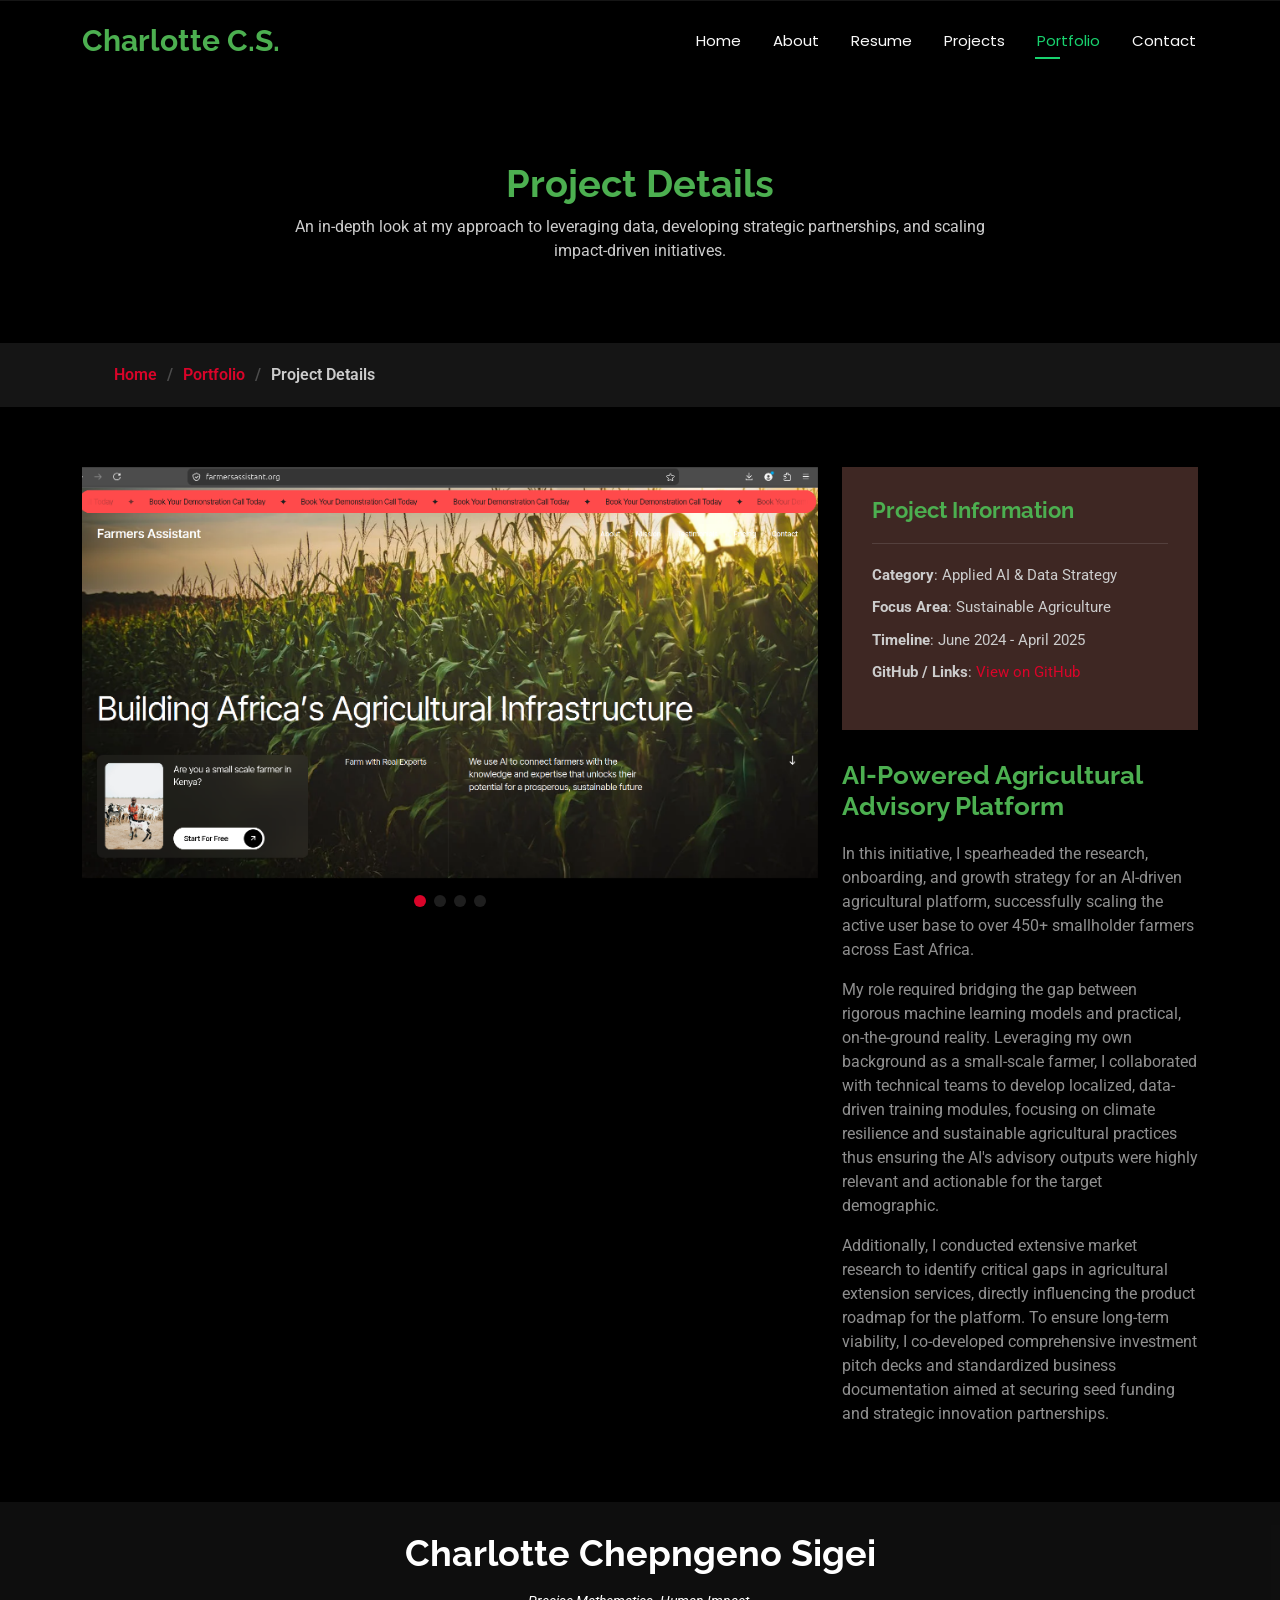
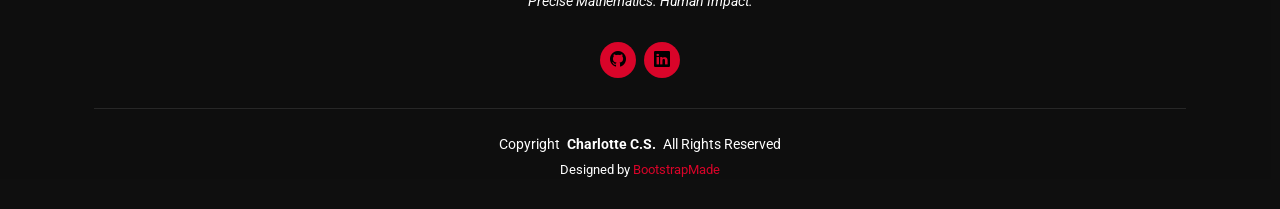
<file: details-agritech.html>
<!DOCTYPE html>
<html lang="en">

<head>
  <meta charset="utf-8">
  <meta content="width=device-width, initial-scale=1.0" name="viewport">
  <title>Agri-Tech Details - Charlotte Chepngeno Sigei</title>
  <meta name="description" content="Agri-Tech strategy and scaling initiatives by Charlotte Chepngeno Sigei.">
  <meta name="keywords" content="Data Scientist, Agri-Tech, Project Details, Farmers Assistant, AI Strategy">

  <link href="assets/img/favicon.png" rel="icon">
  <link href="assets/img/apple-touch-icon.png" rel="apple-touch-icon">

  <link href="https://fonts.googleapis.com" rel="preconnect">
  <link href="https://fonts.gstatic.com" rel="preconnect" crossorigin>
  <link href="https://fonts.googleapis.com/css2?family=Roboto:ital,wght@0,100;0,300;0,400;0,500;0,700;0,900;1,100;1,300;1,400;1,500;1,700;1,900&family=Poppins:ital,wght@0,100;0,200;0,300;0,400;0,500;0,600;0,700;0,800;0,900;1,100;1,200;1,300;1,400;1,500;1,600;1,700;1,800;1,900&family=Raleway:ital,wght@0,100;0,200;0,300;0,400;0,500;0,600;0,700;0,800;0,900;1,100;1,200;1,300;1,400;1,500;1,600;1,700;1,800;1,900&display=swap" rel="stylesheet">

  <link href="assets/vendor/bootstrap/css/bootstrap.min.css" rel="stylesheet">
  <link href="assets/vendor/bootstrap-icons/bootstrap-icons.css" rel="stylesheet">
  <link href="assets/vendor/aos/aos.css" rel="stylesheet">
  <link href="assets/vendor/swiper/swiper-bundle.min.css" rel="stylesheet">
  <link href="assets/vendor/glightbox/css/glightbox.min.css" rel="stylesheet">

  <link href="assets/css/main.css" rel="stylesheet">
</head>

<body class="portfolio-details-page">

  <header id="header" class="header d-flex align-items-center fixed-top">
    <div class="container-fluid container-xl position-relative d-flex align-items-center justify-content-between">

      <a href="index.html" class="logo d-flex align-items-center">
        <h1 class="sitename">Charlotte C.S.</h1>
      </a>

      <nav id="navmenu" class="navmenu">
        <ul>
          <li><a href="index.html">Home</a></li>
          <li><a href="about.html">About</a></li>
          <li><a href="resume.html">Resume</a></li>
          <li><a href="services.html">Projects</a></li>
          <li><a href="portfolio.html" class="active">Portfolio</a></li>
          <li><a href="contact.html">Contact</a></li>
        </ul>
        <i class="mobile-nav-toggle d-xl-none bi bi-list"></i>
      </nav>

    </div>
  </header>

  <main class="main">

    <div class="page-title" data-aos="fade">
      <div class="heading">
        <div class="container">
          <div class="row d-flex justify-content-center text-center">
            <div class="col-lg-8">
              <h1>Project Details</h1>
              <p class="mb-0">An in-depth look at my approach to leveraging data, developing strategic partnerships, and scaling impact-driven initiatives.</p>
            </div>
          </div>
        </div>
      </div>
      <nav class="breadcrumbs">
        <div class="container">
          <ol>
            <li><a href="index.html">Home</a></li>
            <li><a href="portfolio.html">Portfolio</a></li>
            <li class="current">Project Details</li>
          </ol>
        </div>
      </nav>
    </div>

    <section id="portfolio-details" class="portfolio-details section">

      <div class="container" data-aos="fade-up" data-aos-delay="100">

        <div class="row gy-4">

          <div class="col-lg-8">
            <div class="portfolio-details-slider swiper init-swiper">

              <script type="application/json" class="swiper-config">
                {
                  "loop": true,
                  "speed": 600,
                  "autoplay": {
                    "delay": 5000
                  },
                  "slidesPerView": "auto",
                  "pagination": {
                    "el": ".swiper-pagination",
                    "type": "bullets",
                    "clickable": true
                  }
                }
              </script>

              <div class="swiper-wrapper align-items-center">

                <div class="swiper-slide">
                  <img src="assets/img/portfolio/2.png" alt="Farmers Assistant">
                </div>

                <div class="swiper-slide">
                  <img src="assets/img/portfolio/11.png" alt="Agri-Tech Analytics">
                </div>

                <div class="swiper-slide">
                  <img src="assets/img/portfolio/1.png" alt="Project Image 3">
                </div>

                <div class="swiper-slide">
                  <img src="assets/img/portfolio/4.png" alt="Project Image 4">
                </div>

              </div>
              <div class="swiper-pagination"></div>
            </div>
          </div>

          <div class="col-lg-4">
            <div class="portfolio-info" data-aos="fade-up" data-aos-delay="200">
              <h3>Project Information</h3>
              <ul>
                <li><strong>Category</strong>: Applied AI & Data Strategy</li>
                <li><strong>Focus Area</strong>: Sustainable Agriculture</li>
                <li><strong>Timeline</strong>: June 2024 - April 2025</li>
                <li><strong>GitHub / Links</strong>: <a href="https://github.com/Ccspoet" target="_blank">View on GitHub</a></li>
              </ul>
            </div>
            <div class="portfolio-description" data-aos="fade-up" data-aos-delay="300">
              <h2>AI-Powered Agricultural Advisory Platform</h2>
              <p>
                In this initiative, I spearheaded the research, onboarding, and growth strategy for an AI-driven agricultural platform, successfully scaling the active user base to over 450+ smallholder farmers across East Africa. 
              </p>
              <p>
                My role required bridging the gap between rigorous machine learning models and practical, on-the-ground reality. Leveraging my own background as a small-scale farmer, I collaborated with technical teams to develop localized, data-driven training modules, focusing on climate resilience and sustainable agricultural practices thus ensuring the AI's advisory outputs were highly relevant and actionable for the target demographic. 
              </p>
              <p>
                Additionally, I conducted extensive market research to identify critical gaps in agricultural extension services, directly influencing the product roadmap for the platform. To ensure long-term viability, I co-developed comprehensive investment pitch decks and standardized business documentation aimed at securing seed funding and strategic innovation partnerships.
              </p>
            </div>
          </div>

        </div>

      </div>

    </section>
    
  </main>

  <footer id="footer" class="footer dark-background">
    <div class="container">
      <h3 class="sitename">Charlotte Chepngeno Sigei</h3>
      <p>Precise Mathematics. Human Impact.</p>
      <div class="social-links d-flex justify-content-center">
        <a href="https://github.com/Ccspoet" target="_blank"><i class="bi bi-github"></i></a>
        <a href="https://www.linkedin.com/in/charlotte-sigey-aa377a254/" target="_blank"><i class="bi bi-linkedin"></i></a>
      </div>
      <div class="container">
        <div class="copyright">
          <span>Copyright</span> <strong class="px-1 sitename">Charlotte C.S.</strong> <span>All Rights Reserved</span>
        </div>
        <div class="credits">
          Designed by <a href="https://bootstrapmade.com/">BootstrapMade</a>
        </div>
      </div>
    </div>
  </footer>

  <a href="#" id="scroll-top" class="scroll-top d-flex align-items-center justify-content-center"><i class="bi bi-arrow-up-short"></i></a>

  <div id="preloader"></div>

  <script src="assets/vendor/bootstrap/js/bootstrap.bundle.min.js"></script>
  <script src="assets/vendor/php-email-form/validate.js"></script>
  <script src="assets/vendor/aos/aos.js"></script>
  <script src="assets/vendor/typed.js/typed.umd.js"></script>
  <script src="assets/vendor/purecounter/purecounter_vanilla.js"></script>
  <script src="assets/vendor/waypoints/noframework.waypoints.js"></script>
  <script src="assets/vendor/swiper/swiper-bundle.min.js"></script>
  <script src="assets/vendor/glightbox/js/glightbox.min.js"></script>
  <script src="assets/vendor/imagesloaded/imagesloaded.pkgd.min.js"></script>
  <script src="assets/vendor/isotope-layout/isotope.pkgd.min.js"></script>

  <script src="assets/js/main.js"></script>

</body>

</html>
</file>
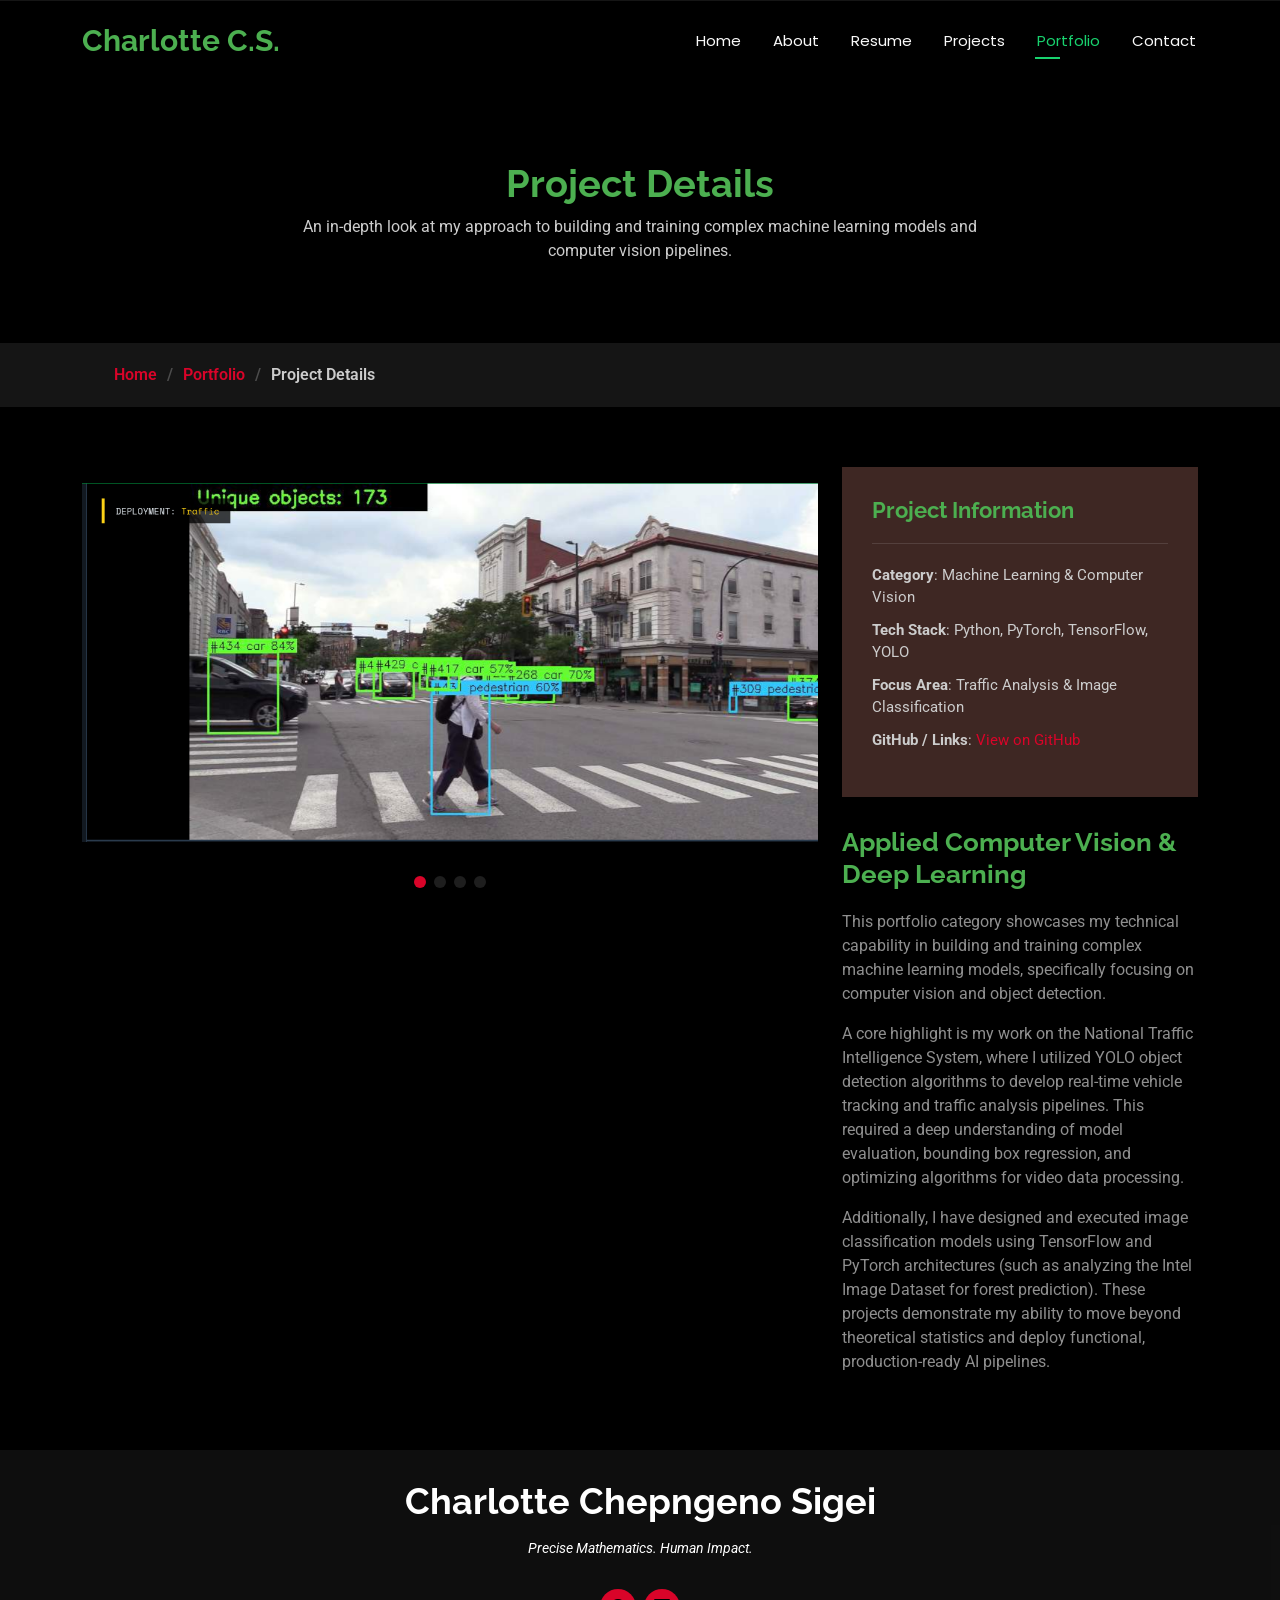
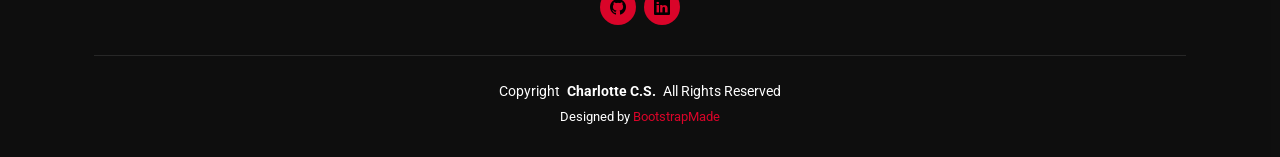
<file: details-ml.html>
<!DOCTYPE html>
<html lang="en">

<head>
  <meta charset="utf-8">
  <meta content="width=device-width, initial-scale=1.0" name="viewport">
  <title>Machine Learning Details - Charlotte Chepngeno Sigei</title>
  <meta name="description" content="Machine Learning and Computer Vision projects by Charlotte Chepngeno Sigei.">
  <meta name="keywords" content="Data Scientist, Actuarial, Project Details, Machine Learning, Computer Vision, YOLO">

  <link href="assets/img/favicon.png" rel="icon">
  <link href="assets/img/apple-touch-icon.png" rel="apple-touch-icon">

  <link href="https://fonts.googleapis.com" rel="preconnect">
  <link href="https://fonts.gstatic.com" rel="preconnect" crossorigin>
  <link href="https://fonts.googleapis.com/css2?family=Roboto:ital,wght@0,100;0,300;0,400;0,500;0,700;0,900;1,100;1,300;1,400;1,500;1,700;1,900&family=Poppins:ital,wght@0,100;0,200;0,300;0,400;0,500;0,600;0,700;0,800;0,900;1,100;1,200;1,300;1,400;1,500;1,600;1,700;1,800;1,900&family=Raleway:ital,wght@0,100;0,200;0,300;0,400;0,500;0,600;0,700;0,800;0,900;1,100;1,200;1,300;1,400;1,500;1,600;1,700;1,800;1,900&display=swap" rel="stylesheet">

  <link href="assets/vendor/bootstrap/css/bootstrap.min.css" rel="stylesheet">
  <link href="assets/vendor/bootstrap-icons/bootstrap-icons.css" rel="stylesheet">
  <link href="assets/vendor/aos/aos.css" rel="stylesheet">
  <link href="assets/vendor/swiper/swiper-bundle.min.css" rel="stylesheet">
  <link href="assets/vendor/glightbox/css/glightbox.min.css" rel="stylesheet">

  <link href="assets/css/main.css" rel="stylesheet">
</head>

<body class="portfolio-details-page">

  <header id="header" class="header d-flex align-items-center fixed-top">
    <div class="container-fluid container-xl position-relative d-flex align-items-center justify-content-between">

      <a href="index.html" class="logo d-flex align-items-center">
        <h1 class="sitename">Charlotte C.S.</h1>
      </a>

      <nav id="navmenu" class="navmenu">
        <ul>
          <li><a href="index.html">Home</a></li>
          <li><a href="about.html">About</a></li>
          <li><a href="resume.html">Resume</a></li>
          <li><a href="services.html">Projects</a></li>
          <li><a href="portfolio.html" class="active">Portfolio</a></li>
          <li><a href="contact.html">Contact</a></li>
        </ul>
        <i class="mobile-nav-toggle d-xl-none bi bi-list"></i>
      </nav>

    </div>
  </header>

  <main class="main">

    <div class="page-title" data-aos="fade">
      <div class="heading">
        <div class="container">
          <div class="row d-flex justify-content-center text-center">
            <div class="col-lg-8">
              <h1>Project Details</h1>
              <p class="mb-0">An in-depth look at my approach to building and training complex machine learning models and computer vision pipelines.</p>
            </div>
          </div>
        </div>
      </div>
      <nav class="breadcrumbs">
        <div class="container">
          <ol>
            <li><a href="index.html">Home</a></li>
            <li><a href="portfolio.html">Portfolio</a></li>
            <li class="current">Project Details</li>
          </ol>
        </div>
      </nav>
    </div>

    <section id="portfolio-details" class="portfolio-details section">

      <div class="container" data-aos="fade-up" data-aos-delay="100">

        <div class="row gy-4">

          <div class="col-lg-8">
            <div class="portfolio-details-slider swiper init-swiper">

              <script type="application/json" class="swiper-config">
                {
                  "loop": true,
                  "speed": 600,
                  "autoplay": {
                    "delay": 5000
                  },
                  "slidesPerView": "auto",
                  "pagination": {
                    "el": ".swiper-pagination",
                    "type": "bullets",
                    "clickable": true
                  }
                }
              </script>

              <div class="swiper-wrapper align-items-center">

                <div class="swiper-slide">
                  <img src="assets/img/portfolio/1.png" alt="YOLO Traffic Tracking">
                </div>

                <div class="swiper-slide">
                  <img src="assets/img/portfolio/3.png" alt="Image Classifier Prediction">
                </div>

                <div class="swiper-slide">
                  <img src="assets/img/portfolio/4.png" alt="TensorFlow Model">
                </div>

                <div class="swiper-slide">
                  <img src="assets/img/portfolio/5.png" alt="National Traffic Dashboard">
                </div>

              </div>
              <div class="swiper-pagination"></div>
            </div>
          </div>

          <div class="col-lg-4">
            <div class="portfolio-info" data-aos="fade-up" data-aos-delay="200">
              <h3>Project Information</h3>
              <ul>
                <li><strong>Category</strong>: Machine Learning & Computer Vision</li>
                <li><strong>Tech Stack</strong>: Python, PyTorch, TensorFlow, YOLO</li>
                <li><strong>Focus Area</strong>: Traffic Analysis & Image Classification</li>
                <li><strong>GitHub / Links</strong>: <a href="https://github.com/Ccspoet" target="_blank">View on GitHub</a></li>
              </ul>
            </div>
            <div class="portfolio-description" data-aos="fade-up" data-aos-delay="300">
              <h2>Applied Computer Vision & Deep Learning</h2>
              <p>
                This portfolio category showcases my technical capability in building and training complex machine learning models, specifically focusing on computer vision and object detection.
              </p>
              <p>
                A core highlight is my work on the National Traffic Intelligence System, where I utilized YOLO object detection algorithms to develop real-time vehicle tracking and traffic analysis pipelines. This required a deep understanding of model evaluation, bounding box regression, and optimizing algorithms for video data processing.
              </p>
              <p>
                Additionally, I have designed and executed image classification models using TensorFlow and PyTorch architectures (such as analyzing the Intel Image Dataset for forest prediction). These projects demonstrate my ability to move beyond theoretical statistics and deploy functional, production-ready AI pipelines.
              </p>
            </div>
          </div>

        </div>

      </div>

    </section>
    
  </main>

  <footer id="footer" class="footer dark-background">
    <div class="container">
      <h3 class="sitename">Charlotte Chepngeno Sigei</h3>
      <p>Precise Mathematics. Human Impact.</p>
      <div class="social-links d-flex justify-content-center">
        <a href="https://github.com/Ccspoet" target="_blank"><i class="bi bi-github"></i></a>
        <a href="https://www.linkedin.com/in/charlotte-sigey-aa377a254/" target="_blank"><i class="bi bi-linkedin"></i></a>
      </div>
      <div class="container">
        <div class="copyright">
          <span>Copyright</span> <strong class="px-1 sitename">Charlotte C.S.</strong> <span>All Rights Reserved</span>
        </div>
        <div class="credits">
          Designed by <a href="https://bootstrapmade.com/">BootstrapMade</a>
        </div>
      </div>
    </div>
  </footer>

  <a href="#" id="scroll-top" class="scroll-top d-flex align-items-center justify-content-center"><i class="bi bi-arrow-up-short"></i></a>

  <div id="preloader"></div>

  <script src="assets/vendor/bootstrap/js/bootstrap.bundle.min.js"></script>
  <script src="assets/vendor/php-email-form/validate.js"></script>
  <script src="assets/vendor/aos/aos.js"></script>
  <script src="assets/vendor/typed.js/typed.umd.js"></script>
  <script src="assets/vendor/purecounter/purecounter_vanilla.js"></script>
  <script src="assets/vendor/waypoints/noframework.waypoints.js"></script>
  <script src="assets/vendor/swiper/swiper-bundle.min.js"></script>
  <script src="assets/vendor/glightbox/js/glightbox.min.js"></script>
  <script src="assets/vendor/imagesloaded/imagesloaded.pkgd.min.js"></script>
  <script src="assets/vendor/isotope-layout/isotope.pkgd.min.js"></script>

  <script src="assets/js/main.js"></script>

</body>

</html>
</file>
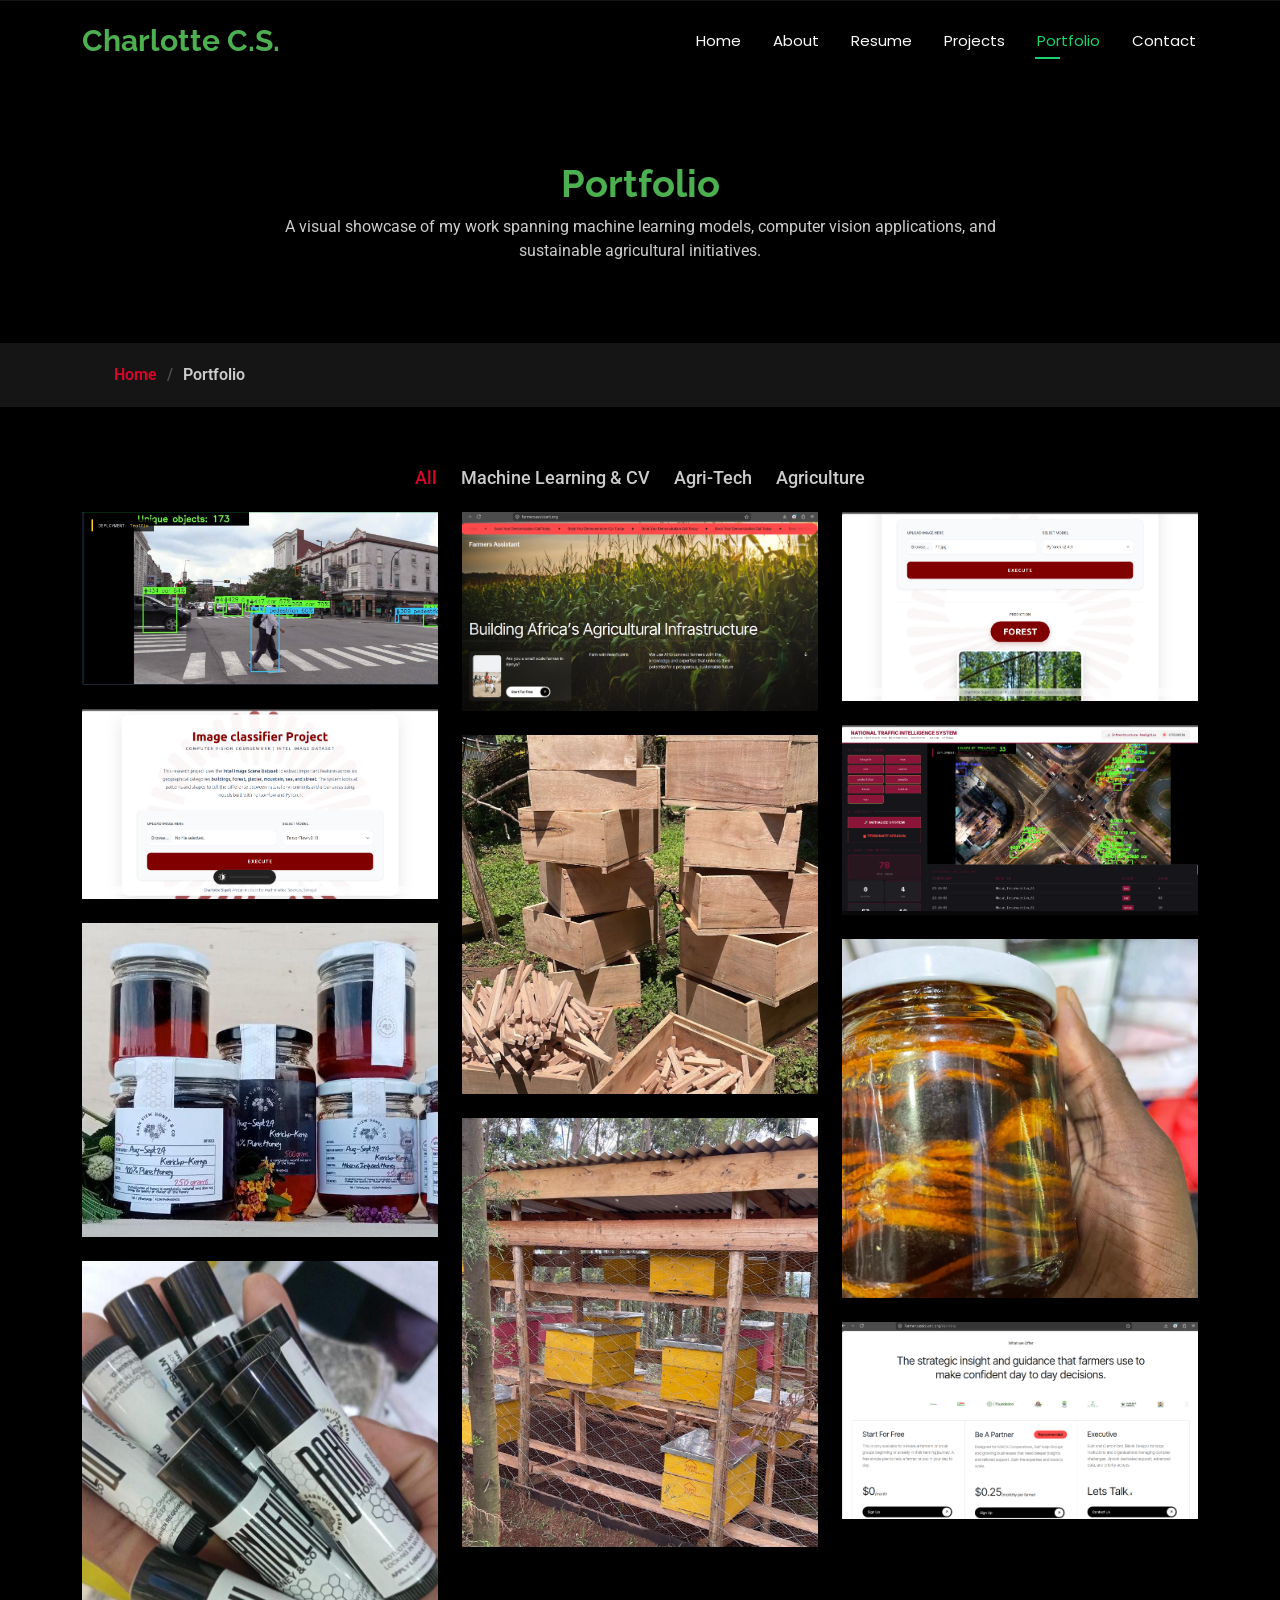
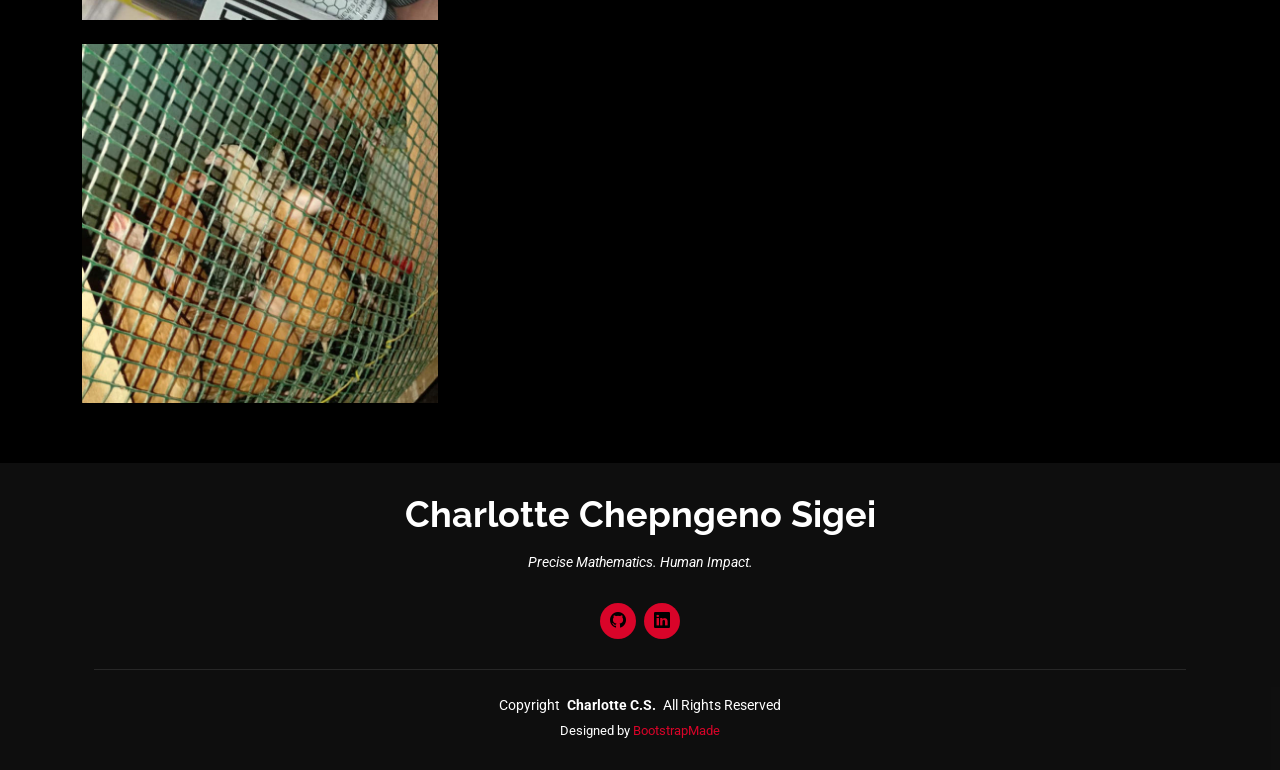
<file: portfolio.html>
<!DOCTYPE html>
<html lang="en">

<head>
  <meta charset="utf-8">
  <meta content="width=device-width, initial-scale=1.0" name="viewport">
  <title>Portfolio - Charlotte Chepngeno Sigei</title>
  <meta name="description" content="Portfolio of Charlotte Chepngeno Sigei. Quantitative Risk Modeling and Social Impact.">
  <meta name="keywords" content="Data Scientist, Actuarial, Portfolio, Machine Learning, Risk Analysis">

  <link href="assets/img/favicon.png" rel="icon">
  <link href="assets/img/apple-touch-icon.png" rel="apple-touch-icon">

  <link href="https://fonts.googleapis.com" rel="preconnect">
  <link href="https://fonts.gstatic.com" rel="preconnect" crossorigin>
  <link href="https://fonts.googleapis.com/css2?family=Roboto:ital,wght@0,100;0,300;0,400;0,500;0,700;0,900;1,100;1,300;1,400;1,500;1,700;1,900&family=Poppins:ital,wght@0,100;0,200;0,300;0,400;0,500;0,600;0,700;0,800;0,900;1,100;1,200;1,300;1,400;1,500;1,600;1,700;1,800;1,900&family=Raleway:ital,wght@0,100;0,200;0,300;0,400;0,500;0,600;0,700;0,800;0,900;1,100;1,200;1,300;1,400;1,500;1,600;1,700;1,800;1,900&display=swap" rel="stylesheet">

  <link href="assets/vendor/bootstrap/css/bootstrap.min.css" rel="stylesheet">
  <link href="assets/vendor/bootstrap-icons/bootstrap-icons.css" rel="stylesheet">
  <link href="assets/vendor/aos/aos.css" rel="stylesheet">
  <link href="assets/vendor/swiper/swiper-bundle.min.css" rel="stylesheet">
  <link href="assets/vendor/glightbox/css/glightbox.min.css" rel="stylesheet">

  <link href="assets/css/main.css" rel="stylesheet">
</head>

<body class="portfolio-page">

  <header id="header" class="header d-flex align-items-center fixed-top">
    <div class="container-fluid container-xl position-relative d-flex align-items-center justify-content-between">

      <a href="index.html" class="logo d-flex align-items-center">
        <h1 class="sitename">Charlotte C.S.</h1>
      </a>

      <nav id="navmenu" class="navmenu">
        <ul>
          <li><a href="index.html">Home</a></li>
          <li><a href="about.html">About</a></li>
          <li><a href="resume.html">Resume</a></li>
          <li><a href="services.html">Projects</a></li>
          <li><a href="portfolio.html" class="active">Portfolio</a></li>
          <li><a href="contact.html">Contact</a></li>
        </ul>
        <i class="mobile-nav-toggle d-xl-none bi bi-list"></i>
      </nav>

    </div>
  </header>

  <main class="main">

    <div class="page-title" data-aos="fade">
      <div class="heading">
        <div class="container">
          <div class="row d-flex justify-content-center text-center">
            <div class="col-lg-8">
              <h1>Portfolio</h1>
              <p class="mb-0">A visual showcase of my work spanning machine learning models, computer vision applications, and sustainable agricultural initiatives.</p>
            </div>
          </div>
        </div>
      </div>
      <nav class="breadcrumbs">
        <div class="container">
          <ol>
            <li><a href="index.html">Home</a></li>
            <li class="current">Portfolio</li>
          </ol>
        </div>
      </nav>
    </div>
    
    <section id="portfolio" class="portfolio section">

      <div class="container">

        <div class="isotope-layout" data-default-filter="*" data-layout="masonry" data-sort="original-order">

          <ul class="portfolio-filters isotope-filters" data-aos="fade-up" data-aos-delay="100">
            <li data-filter="*" class="filter-active">All</li>
            <li data-filter=".filter-ml">Machine Learning & CV</li>
            <li data-filter=".filter-agritech">Agri-Tech</li>
            <li data-filter=".filter-agriculture">Agriculture</li>
          </ul>
          
          <div class="row gy-4 isotope-container" data-aos="fade-up" data-aos-delay="200">

            <div class="col-lg-4 col-md-6 portfolio-item isotope-item filter-ml">
              <div class="portfolio-content h-100">
                <img src="assets/img/portfolio/1.png" class="img-fluid" alt="YOLO Traffic Object Detection">
                <div class="portfolio-info">
                  <h4>Traffic Analysis</h4>
                  <p>YOLO Object Detection</p>
                  <a href="assets/img/portfolio/1.png" title="Computer Vision - YOLO Traffic Object Detection" data-gallery="portfolio-gallery" class="glightbox preview-link"><i class="bi bi-zoom-in"></i></a>
                  <a href="details-ml.html" title="More Details" class="details-link"><i class="bi bi-link-45deg"></i></a>
                </div>
              </div>
            </div>
            
            <div class="col-lg-4 col-md-6 portfolio-item isotope-item filter-agritech">
              <div class="portfolio-content h-100">
                <img src="assets/img/portfolio/2.png" class="img-fluid" alt="Farmers Assistant">
                <div class="portfolio-info">
                  <h4>Farmers Assistant</h4>
                  <p>Agricultural Infrastructure Platform</p>
                  <a href="assets/img/portfolio/2.png" title="Farmers Assistant - Building Africa's Agricultural Infrastructure" data-gallery="portfolio-gallery" class="glightbox preview-link"><i class="bi bi-zoom-in"></i></a>
                  <a href="details-agritech.html" title="More Details" class="details-link"><i class="bi bi-link-45deg"></i></a>
                </div>
              </div>
            </div>
            
            <div class="col-lg-4 col-md-6 portfolio-item isotope-item filter-ml">
              <div class="portfolio-content h-100">
                <img src="assets/img/portfolio/3.png" class="img-fluid" alt="Image Classifier Prediction">
                <div class="portfolio-info">
                  <h4>Intel Image Dataset</h4>
                  <p>Forest Prediction Model</p>
                  <a href="assets/img/portfolio/3.png" title="Image Classifier - Prediction Execution" data-gallery="portfolio-gallery" class="glightbox preview-link"><i class="bi bi-zoom-in"></i></a>
                  <a href="details-ml.html" title="More Details" class="details-link"><i class="bi bi-link-45deg"></i></a>
                </div>
              </div>
            </div>
            
            <div class="col-lg-4 col-md-6 portfolio-item isotope-item filter-ml">
              <div class="portfolio-content h-100">
                <img src="assets/img/portfolio/4.png" class="img-fluid" alt="Image Classifier Project">
                <div class="portfolio-info">
                  <h4>Image Classifier Project</h4>
                  <p>TensorFlow & PyTorch</p>
                  <a href="assets/img/portfolio/4.png" title="Image Classifier Project - TensorFlow & PyTorch" data-gallery="portfolio-gallery" class="glightbox preview-link"><i class="bi bi-zoom-in"></i></a>
                  <a href="details-ml.html" title="More Details" class="details-link"><i class="bi bi-link-45deg"></i></a>
                </div>
              </div>
            </div>
            
            <div class="col-lg-4 col-md-6 portfolio-item isotope-item filter-ml">
              <div class="portfolio-content h-100">
                <img src="assets/img/portfolio/5.png" class="img-fluid" alt="National Traffic Intelligence System">
                <div class="portfolio-info">
                  <h4>National Traffic Intelligence</h4>
                  <p>Real-Time Vehicle Tracking</p>
                  <a href="assets/img/portfolio/5.png" title="National Traffic Intelligence System Dashboard" data-gallery="portfolio-gallery" class="glightbox preview-link"><i class="bi bi-zoom-in"></i></a>
                  <a href="details-ml.html" title="More Details" class="details-link"><i class="bi bi-link-45deg"></i></a>
                </div>
              </div>
            </div>
            
            <div class="col-lg-4 col-md-6 portfolio-item isotope-item filter-agriculture">
              <div class="portfolio-content h-100">
                <img src="assets/img/portfolio/6.jpeg" class="img-fluid" alt="Hive Construction">
                <div class="portfolio-info">
                  <h4>Barnview & Co</h4>
                  <p>Industrial Hive Construction</p>
                  <a href="assets/img/portfolio/6.jpeg" title="Barnview & Co - Industrial Hive Construction" data-gallery="portfolio-gallery" class="glightbox preview-link"><i class="bi bi-zoom-in"></i></a>
                  <a href="details-agriculture.html" title="More Details" class="details-link"><i class="bi bi-link-45deg"></i></a>
                </div>
              </div>
            </div>
            
            <div class="col-lg-4 col-md-6 portfolio-item isotope-item filter-agriculture">
              <div class="portfolio-content h-100">
                <img src="assets/img/portfolio/7.jpeg" class="img-fluid" alt="100% Pure Honey">
                <div class="portfolio-info">
                  <h4>Barnview Honey</h4>
                  <p>100% Pure Kericho Honey</p>
                  <a href="assets/img/portfolio/7.jpeg" title="Barnview Honey & Co - 100% Pure Honey from Kericho" data-gallery="portfolio-gallery" class="glightbox preview-link"><i class="bi bi-zoom-in"></i></a>
                  <a href="details-agriculture.html" title="More Details" class="details-link"><i class="bi bi-link-45deg"></i></a>
                </div>
              </div>
            </div>
            
            <div class="col-lg-4 col-md-6 portfolio-item isotope-item filter-agriculture">
              <div class="portfolio-content h-100">
                <img src="assets/img/portfolio/8.jpeg" class="img-fluid" alt="Value-Added Preserves">
                <div class="portfolio-info">
                  <h4>Value-Added Products</h4>
                  <p>Sustainable Preserves</p>
                  <a href="assets/img/portfolio/8.jpeg" title="Barnview & Co - Sustainable Value-Added Preserves" data-gallery="portfolio-gallery" class="glightbox preview-link"><i class="bi bi-zoom-in"></i></a>
                  <a href="details-agriculture.html" title="More Details" class="details-link"><i class="bi bi-link-45deg"></i></a>
                </div>
              </div>
            </div>
            
            <div class="col-lg-4 col-md-6 portfolio-item isotope-item filter-agriculture">
              <div class="portfolio-content h-100">
                <img src="assets/img/portfolio/9.jpeg" class="img-fluid" alt="Sustainable Apiary">
                <div class="portfolio-info">
                  <h4>Sustainable Apiary</h4>
                  <p>Hive Management</p>
                  <a href="assets/img/portfolio/9.jpeg" title="Barnview & Co - Sustainable Apiary Setup" data-gallery="portfolio-gallery" class="glightbox preview-link"><i class="bi bi-zoom-in"></i></a>
                  <a href="details-agriculture.html" title="More Details" class="details-link"><i class="bi bi-link-45deg"></i></a>
                </div>
              </div>
            </div>
            
            <div class="col-lg-4 col-md-6 portfolio-item isotope-item filter-agriculture">
              <div class="portfolio-content h-100">
                <img src="assets/img/portfolio/10.jpeg" class="img-fluid" alt="Barnview Lipbalm">
                <div class="portfolio-info">
                  <h4>Barnview Lipbalm</h4>
                  <p>Bee-Based Cosmetics</p>
                  <a href="assets/img/portfolio/10.jpeg" title="Barnview & Co - Bee-Based Cosmetics" data-gallery="portfolio-gallery" class="glightbox preview-link"><i class="bi bi-zoom-in"></i></a>
                  <a href="details-agriculture.html" title="More Details" class="details-link"><i class="bi bi-link-45deg"></i></a>
                </div>
              </div>
            </div>
            
            <div class="col-lg-4 col-md-6 portfolio-item isotope-item filter-agritech">
              <div class="portfolio-content h-100">
                <img src="assets/img/portfolio/11.png" class="img-fluid" alt="Agri-Tech Analytics">
                <div class="portfolio-info">
                  <h4>Agri-Tech Analytics</h4>
                  <p>Agricultural Data Insights</p>
                  <a href="assets/img/portfolio/11.png" title="Agri-Tech Data & Analytics" data-gallery="portfolio-gallery" class="glightbox preview-link"><i class="bi bi-zoom-in"></i></a>
                  <a href="details-agritech.html" title="More Details" class="details-link"><i class="bi bi-link-45deg"></i></a>
                </div>
              </div>
            </div>
            
            <div class="col-lg-4 col-md-6 portfolio-item isotope-item filter-agritech">
              <div class="portfolio-content h-100">
                <video src="assets/img/portfolio/vid1.mp4" class="img-fluid" muted loop autoplay playsinline style="width: 100%; height: auto; object-fit: cover;"></video>
                <div class="portfolio-info">
                  <h4>System Demonstration</h4>
                  <p>Agri-Tech Video Overview</p>
                  <a href="assets/img/portfolio/vid1.mp4" title="Agri-Tech System Demonstration Video" data-gallery="portfolio-gallery" data-glightbox="type: video;" class="glightbox preview-link"><i class="bi bi-play-circle"></i></a>
                  <a href="details-agritech.html" title="More Details" class="details-link"><i class="bi bi-link-45deg"></i></a>
                </div>
              </div>
            </div>

            <div class="col-lg-4 col-md-6 portfolio-item isotope-item filter-agriculture">
              <div class="portfolio-content h-100">
                <video src="assets/img/portfolio/vid2.mp4" class="img-fluid" muted loop autoplay playsinline style="width: 100%; height: auto; object-fit: cover;"></video>
                <div class="portfolio-info">
                  <h4>Agricultural Exploration</h4>
                  <p>Flock Behavior & Feeding Analysis</p>
                  <a href="assets/img/portfolio/vid2.mp4" title="Flock Feeding Analysis Video" data-gallery="portfolio-gallery" data-glightbox="type: video;" class="glightbox preview-link"><i class="bi bi-play-circle"></i></a>
                  <a href="details-agriculture.html" title="More Details" class="details-link"><i class="bi bi-link-45deg"></i></a>
                </div>
              </div>
            </div>

            <div class="col-lg-4 col-md-6 portfolio-item isotope-item filter-agriculture">
              <div class="portfolio-content h-100">
                <img src="assets/img/portfolio/12.jpeg" class="img-fluid" alt="Flock Analysis">
                <div class="portfolio-info">
                  <h4>Poultry Management</h4>
                  <p>Livestock Monitoring Initiative</p>
                  <a href="assets/img/portfolio/12.jpeg" title="Livestock Monitoring Initiative" data-gallery="portfolio-gallery" class="glightbox preview-link"><i class="bi bi-zoom-in"></i></a>
                  <a href="details-agriculture.html" title="More Details" class="details-link"><i class="bi bi-link-45deg"></i></a>
                </div>
              </div>
            </div>

          </div>
        </div>

      </div>

    </section>

  </main>

  <footer id="footer" class="footer dark-background">
    <div class="container">
      <h3 class="sitename">Charlotte Chepngeno Sigei</h3>
      <p>Precise Mathematics. Human Impact.</p>
      <div class="social-links d-flex justify-content-center">
        <a href="https://github.com/Ccspoet" target="_blank"><i class="bi bi-github"></i></a>
        <a href="https://www.linkedin.com/in/charlotte-sigey-aa377a254/" target="_blank"><i class="bi bi-linkedin"></i></a>
      </div>
      <div class="container">
        <div class="copyright">
          <span>Copyright</span> <strong class="px-1 sitename">Charlotte C.S.</strong> <span>All Rights Reserved</span>
        </div>
        <div class="credits">
          Designed by <a href="https://bootstrapmade.com/">BootstrapMade</a>
        </div>
      </div>
    </div>
  </footer>

  <a href="#" id="scroll-top" class="scroll-top d-flex align-items-center justify-content-center"><i class="bi bi-arrow-up-short"></i></a>

  <div id="preloader"></div>

  <script src="assets/vendor/bootstrap/js/bootstrap.bundle.min.js"></script>
  <script src="assets/vendor/php-email-form/validate.js"></script>
  <script src="assets/vendor/aos/aos.js"></script>
  <script src="assets/vendor/typed.js/typed.umd.js"></script>
  <script src="assets/vendor/purecounter/purecounter_vanilla.js"></script>
  <script src="assets/vendor/waypoints/noframework.waypoints.js"></script>
  <script src="assets/vendor/swiper/swiper-bundle.min.js"></script>
  <script src="assets/vendor/glightbox/js/glightbox.min.js"></script>
  <script src="assets/vendor/imagesloaded/imagesloaded.pkgd.min.js"></script>
  <script src="assets/vendor/isotope-layout/isotope.pkgd.min.js"></script>

  <script src="assets/js/main.js"></script>

</body>

</html>
</file>
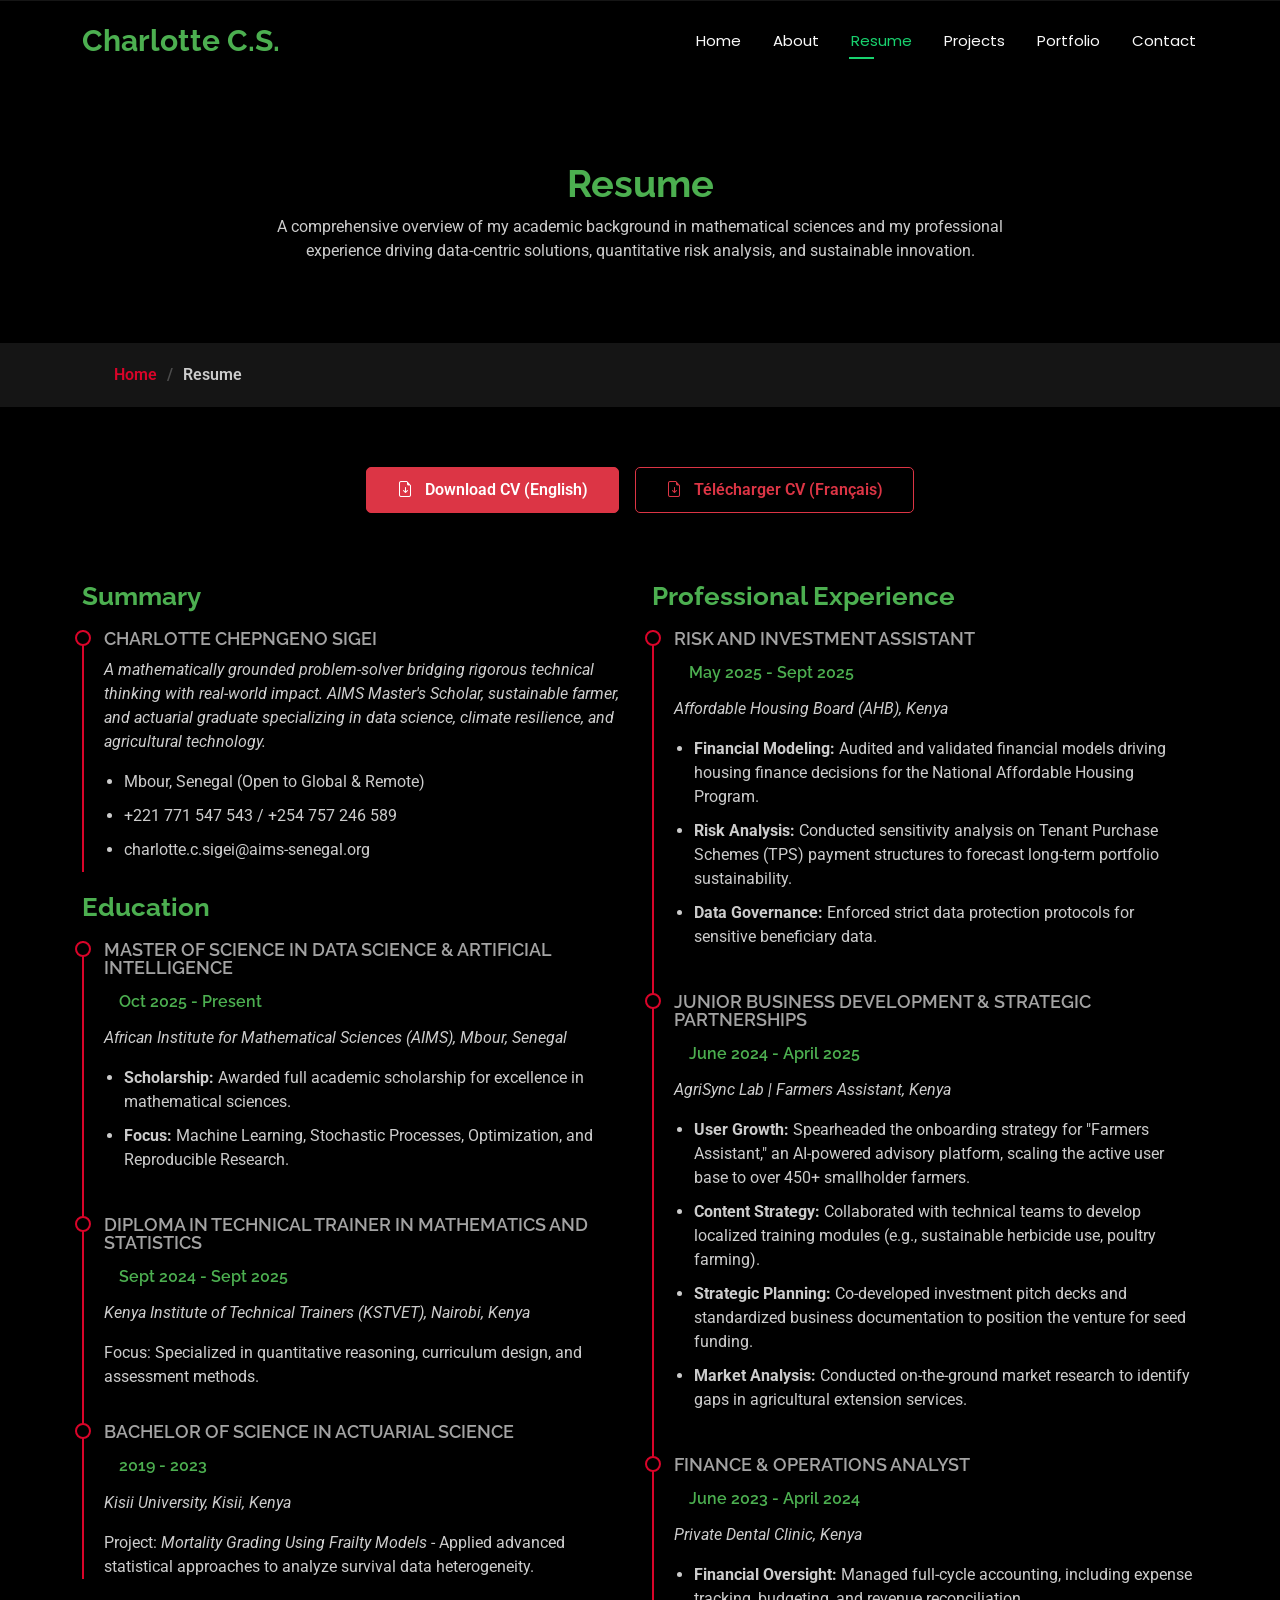
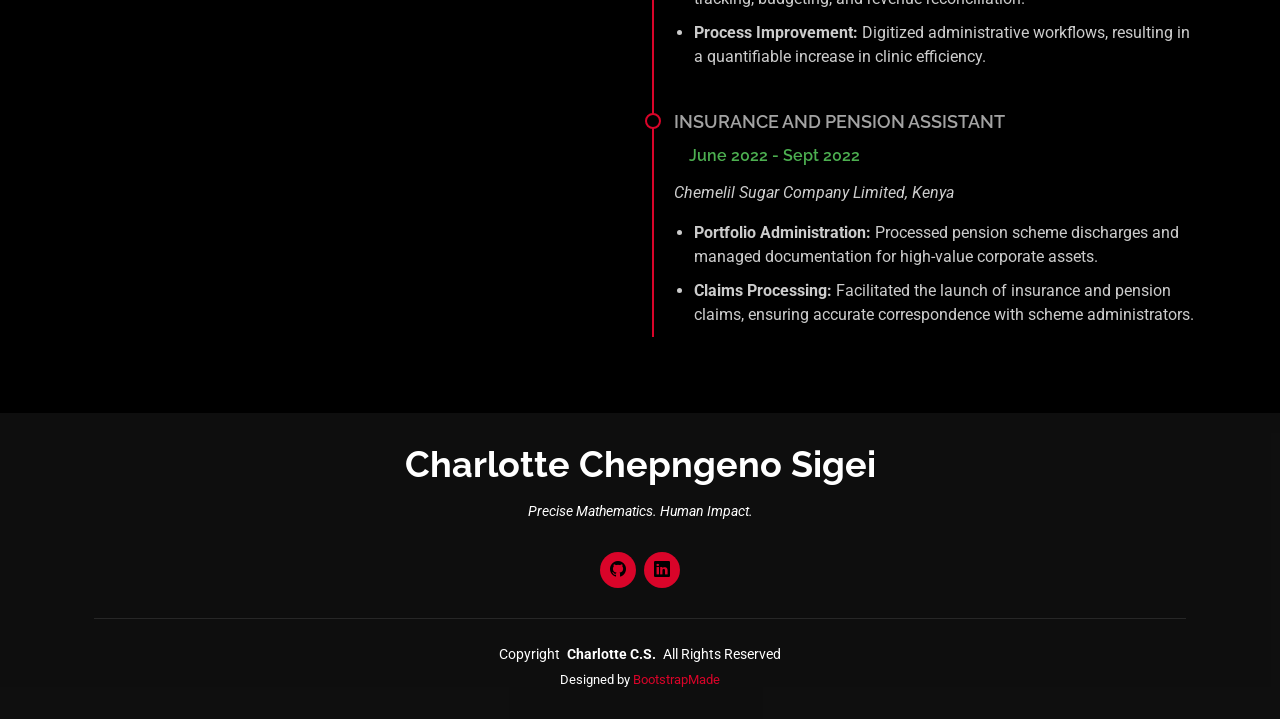
<file: resume.html>
<!DOCTYPE html>
<html lang="en">

<head>
  <meta charset="utf-8">
  <meta content="width=device-width, initial-scale=1.0" name="viewport">
  <title>Resume - Charlotte Chepngeno Sigei</title>
  <meta name="description" content="Resume of Charlotte Chepngeno Sigei. Data Scientist, Researcher, and Innovator.">
  <meta name="keywords" content="Data Scientist, Actuarial Science, Resume, AIMS, Machine Learning, Climate Change">

  <link href="assets/img/favicon.png" rel="icon">
  <link href="assets/img/apple-touch-icon.png" rel="apple-touch-icon">

  <link href="https://fonts.googleapis.com" rel="preconnect">
  <link href="https://fonts.gstatic.com" rel="preconnect" crossorigin>
  <link href="https://fonts.googleapis.com/css2?family=Roboto:ital,wght@0,100;0,300;0,400;0,500;0,700;0,900;1,100;1,300;1,400;1,500;1,700;1,900&family=Poppins:ital,wght@0,100;0,200;0,300;0,400;0,500;0,600;0,700;0,800;0,900;1,100;1,200;1,300;1,400;1,500;1,600;1,700;1,800;1,900&family=Raleway:ital,wght@0,100;0,200;0,300;0,400;0,500;0,600;0,700;0,800;0,900;1,100;1,200;1,300;1,400;1,500;1,600;1,700;1,800;1,900&display=swap" rel="stylesheet">

  <link href="assets/vendor/bootstrap/css/bootstrap.min.css" rel="stylesheet">
  <link href="assets/vendor/bootstrap-icons/bootstrap-icons.css" rel="stylesheet">
  <link href="assets/vendor/aos/aos.css" rel="stylesheet">
  <link href="assets/vendor/swiper/swiper-bundle.min.css" rel="stylesheet">
  <link href="assets/vendor/glightbox/css/glightbox.min.css" rel="stylesheet">

  <link href="assets/css/main.css" rel="stylesheet">
</head>

<body class="resume-page">

  <header id="header" class="header d-flex align-items-center fixed-top">
    <div class="container-fluid container-xl position-relative d-flex align-items-center justify-content-between">

      <a href="index.html" class="logo d-flex align-items-center">
        <h1 class="sitename">Charlotte C.S.</h1>
      </a>

      <nav id="navmenu" class="navmenu">
        <ul>
          <li><a href="index.html">Home</a></li>
          <li><a href="about.html">About</a></li>
          <li><a href="resume.html" class="active">Resume</a></li>
          <li><a href="services.html">Projects</a></li>
          <li><a href="portfolio.html">Portfolio</a></li>
          <li><a href="contact.html">Contact</a></li>
        </ul>
        <i class="mobile-nav-toggle d-xl-none bi bi-list"></i>
      </nav>

    </div>
  </header>

  <main class="main">

    <div class="page-title" data-aos="fade">
      <div class="heading">
        <div class="container">
          <div class="row d-flex justify-content-center text-center">
            <div class="col-lg-8">
              <h1>Resume</h1>
              <p class="mb-0">A comprehensive overview of my academic background in mathematical sciences and my professional experience driving data-centric solutions, quantitative risk analysis, and sustainable innovation.</p>
            </div>
          </div>
        </div>
      </div>
      <nav class="breadcrumbs">
        <div class="container">
          <ol>
            <li><a href="index.html">Home</a></li>
            <li class="current">Resume</li>
          </ol>
        </div>
      </nav>
    </div>
    
    <section id="resume" class="resume section">

      <div class="container">

        <div class="row mb-5 justify-content-center" data-aos="fade-up">
          <div class="col-lg-8 d-flex flex-wrap gap-3 justify-content-center">
            <a href="assets/cv/Charlotte_Sigei_CV_EN.pdf" download="Charlotte_Sigei_CV_EN.pdf" class="btn btn-danger" style="padding: 10px 30px; border-radius: 5px; font-weight: 600;">
              <i class="bi bi-file-earmark-arrow-down me-2"></i> Download CV (English)
            </a>
            <a href="assets/cv/Charlotte_Sigei_CV_FR.pdf" download="Charlotte_Sigei_CV_FR.pdf" class="btn btn-outline-danger" style="padding: 10px 30px; border-radius: 5px; font-weight: 600;">
              <i class="bi bi-file-earmark-arrow-down me-2"></i> Télécharger CV (Français)
            </a>
          </div>
        </div>

        <div class="row">

          <div class="col-lg-6" data-aos="fade-up" data-aos-delay="100">
            <h3 class="resume-title">Summary</h3>

            <div class="resume-item pb-0">
              <h4>Charlotte Chepngeno Sigei</h4>
              <p><em>A mathematically grounded problem-solver bridging rigorous technical thinking with real-world impact. AIMS Master's Scholar, sustainable farmer, and actuarial graduate specializing in data science, climate resilience, and agricultural technology.</em></p>
              <ul>
                <li>Mbour, Senegal (Open to Global & Remote)</li>
                <li>+221 771 547 543 / +254 757 246 589</li>
                <li>charlotte.c.sigei@aims-senegal.org</li>
              </ul>
            </div>
            
            <h3 class="resume-title">Education</h3>
            
            <div class="resume-item">
              <h4>Master of Science in Data Science & Artificial Intelligence</h4>
              <h5>Oct 2025 - Present</h5>
              <p><em>African Institute for Mathematical Sciences (AIMS), Mbour, Senegal</em></p>
              <ul>
                <li><strong>Scholarship:</strong> Awarded full academic scholarship for excellence in mathematical sciences.</li>
                <li><strong>Focus:</strong> Machine Learning, Stochastic Processes, Optimization, and Reproducible Research.</li>
              </ul>
            </div>            
            <div class="resume-item">
              <h4>Diploma in Technical Trainer in Mathematics and Statistics</h4>
              <h5>Sept 2024 - Sept 2025</h5>
              <p><em>Kenya Institute of Technical Trainers (KSTVET), Nairobi, Kenya</em></p>
              <p>Focus: Specialized in quantitative reasoning, curriculum design, and assessment methods.</p>
            </div>
            
            <div class="resume-item">
              <h4>Bachelor of Science in Actuarial Science</h4>
              <h5>2019 - 2023</h5>
              <p><em>Kisii University, Kisii, Kenya</em></p>
              <p>Project: <em>Mortality Grading Using Frailty Models</em> - Applied advanced statistical approaches to analyze survival data heterogeneity.</p>
            </div>
            
          </div>

          <div class="col-lg-6" data-aos="fade-up" data-aos-delay="200">
            <h3 class="resume-title">Professional Experience</h3>
            
            <div class="resume-item">
              <h4>Risk and Investment Assistant</h4>
              <h5>May 2025 - Sept 2025</h5>
              <p><em>Affordable Housing Board (AHB), Kenya</em></p>
              <ul>
                <li><strong>Financial Modeling:</strong> Audited and validated financial models driving housing finance decisions for the National Affordable Housing Program.</li>
                <li><strong>Risk Analysis:</strong> Conducted sensitivity analysis on Tenant Purchase Schemes (TPS) payment structures to forecast long-term portfolio sustainability.</li>
                <li><strong>Data Governance:</strong> Enforced strict data protection protocols for sensitive beneficiary data.</li>
              </ul>
            </div>
            
            <div class="resume-item">
              <h4>Junior Business Development & Strategic Partnerships</h4>
              <h5>June 2024 - April 2025</h5>
              <p><em>AgriSync Lab | Farmers Assistant, Kenya</em></p>
              <ul>
                <li><strong>User Growth:</strong> Spearheaded the onboarding strategy for "Farmers Assistant," an AI-powered advisory platform, scaling the active user base to over 450+ smallholder farmers.</li>
                <li><strong>Content Strategy:</strong> Collaborated with technical teams to develop localized training modules (e.g., sustainable herbicide use, poultry farming).</li>
                <li><strong>Strategic Planning:</strong> Co-developed investment pitch decks and standardized business documentation to position the venture for seed funding.</li>
                <li><strong>Market Analysis:</strong> Conducted on-the-ground market research to identify gaps in agricultural extension services.</li>
              </ul>
            </div>
            
            <div class="resume-item">
              <h4>Finance & Operations Analyst</h4>
              <h5>June 2023 - April 2024</h5>
              <p><em>Private Dental Clinic, Kenya</em></p>
              <ul>
                <li><strong>Financial Oversight:</strong> Managed full-cycle accounting, including expense tracking, budgeting, and revenue reconciliation.</li>
                <li><strong>Process Improvement:</strong> Digitized administrative workflows, resulting in a quantifiable increase in clinic efficiency.</li>
              </ul>
            </div>
            
            <div class="resume-item">
              <h4>Insurance and Pension Assistant</h4>
              <h5>June 2022 - Sept 2022</h5>
              <p><em>Chemelil Sugar Company Limited, Kenya</em></p>
              <ul>
                <li><strong>Portfolio Administration:</strong> Processed pension scheme discharges and managed documentation for high-value corporate assets.</li>
                <li><strong>Claims Processing:</strong> Facilitated the launch of insurance and pension claims, ensuring accurate correspondence with scheme administrators.</li>
              </ul>
            </div>
            
          </div>

        </div>

      </div>

    </section>
    
  </main>

  <footer id="footer" class="footer dark-background">
    <div class="container">
      <h3 class="sitename">Charlotte Chepngeno Sigei</h3>
      <p>Precise Mathematics. Human Impact.</p>
      <div class="social-links d-flex justify-content-center">
        <a href="https://github.com/Ccspoet" target="_blank"><i class="bi bi-github"></i></a>
        <a href="https://www.linkedin.com/in/charlotte-sigey-aa377a254/" target="_blank"><i class="bi bi-linkedin"></i></a>
      </div>
      <div class="container">
        <div class="copyright">
          <span>Copyright</span> <strong class="px-1 sitename">Charlotte C.S.</strong> <span>All Rights Reserved</span>
        </div>
        <div class="credits">
          Designed by <a href="https://bootstrapmade.com/">BootstrapMade</a>
        </div>
      </div>
    </div>
  </footer>

  <a href="#" id="scroll-top" class="scroll-top d-flex align-items-center justify-content-center"><i class="bi bi-arrow-up-short"></i></a>

  <div id="preloader"></div>

  <script src="assets/vendor/bootstrap/js/bootstrap.bundle.min.js"></script>
  <script src="assets/vendor/php-email-form/validate.js"></script>
  <script src="assets/vendor/aos/aos.js"></script>
  <script src="assets/vendor/typed.js/typed.umd.js"></script>
  <script src="assets/vendor/purecounter/purecounter_vanilla.js"></script>
  <script src="assets/vendor/waypoints/noframework.waypoints.js"></script>
  <script src="assets/vendor/swiper/swiper-bundle.min.js"></script>
  <script src="assets/vendor/glightbox/js/glightbox.min.js"></script>
  <script src="assets/vendor/imagesloaded/imagesloaded.pkgd.min.js"></script>
  <script src="assets/vendor/isotope-layout/isotope.pkgd.min.js"></script>

  <script src="assets/js/main.js"></script>

</body>

</html>
</file>
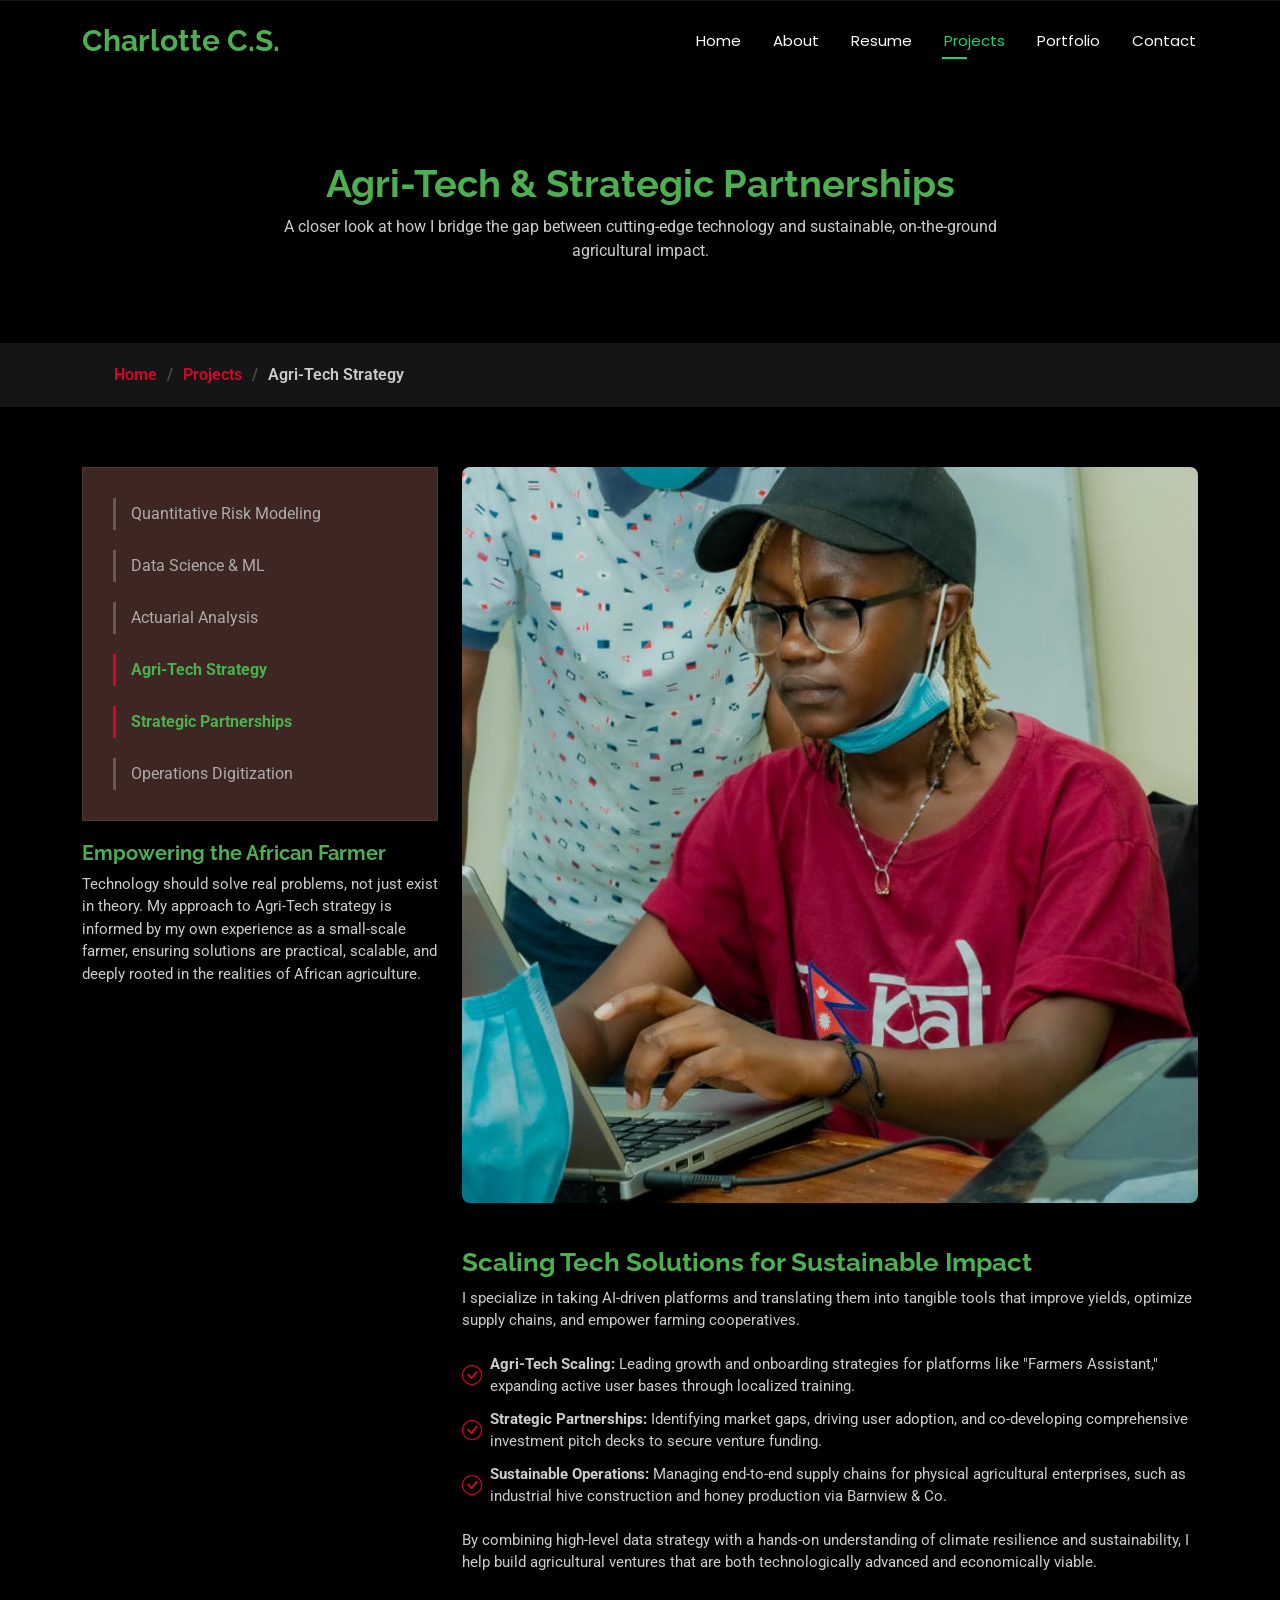
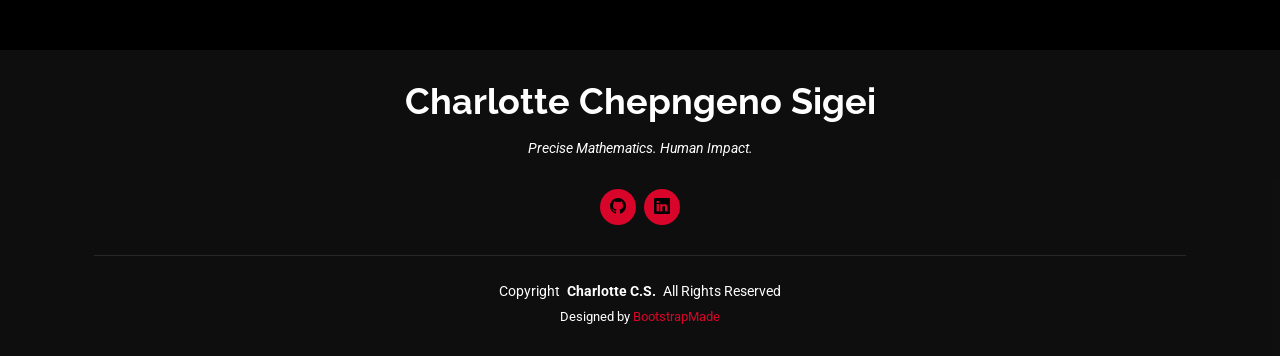
<file: service-agritech.html>
<!DOCTYPE html>
<html lang="en">

<head>
  <meta charset="utf-8">
  <meta content="width=device-width, initial-scale=1.0" name="viewport">
  <title>Agri-Tech & Strategic Partnerships - Charlotte Chepngeno Sigei</title>
  <meta name="description" content="Detailed breakdown of Agri-Tech Strategy and Partnership services by Charlotte Chepngeno Sigei.">
  <meta name="keywords" content="Data Scientist, Agri-Tech, Partnerships, Sustainable Agriculture">

  <link href="assets/img/favicon.png" rel="icon">
  <link href="assets/img/apple-touch-icon.png" rel="apple-touch-icon">

  <link href="https://fonts.googleapis.com" rel="preconnect">
  <link href="https://fonts.gstatic.com" rel="preconnect" crossorigin>
  <link href="https://fonts.googleapis.com/css2?family=Roboto:ital,wght@0,100;0,300;0,400;0,500;0,700;0,900;1,100;1,300;1,400;1,500;1,700;1,900&family=Poppins:ital,wght@0,100;0,200;0,300;0,400;0,500;0,600;0,700;0,800;0,900;1,100;1,200;1,300;1,400;1,500;1,600;1,700;1,800;1,900&family=Raleway:ital,wght@0,100;0,200;0,300;0,400;0,500;0,600;0,700;0,800;0,900;1,100;1,200;1,300;1,400;1,500;1,600;1,700;1,800;1,900&display=swap" rel="stylesheet">

  <link href="assets/vendor/bootstrap/css/bootstrap.min.css" rel="stylesheet">
  <link href="assets/vendor/bootstrap-icons/bootstrap-icons.css" rel="stylesheet">
  <link href="assets/vendor/aos/aos.css" rel="stylesheet">
  <link href="assets/vendor/swiper/swiper-bundle.min.css" rel="stylesheet">
  <link href="assets/vendor/glightbox/css/glightbox.min.css" rel="stylesheet">

  <link href="assets/css/main.css" rel="stylesheet">
</head>

<body class="service-details-page">

  <header id="header" class="header d-flex align-items-center fixed-top">
    <div class="container-fluid container-xl position-relative d-flex align-items-center justify-content-between">

      <a href="index.html" class="logo d-flex align-items-center">
        <h1 class="sitename">Charlotte C.S.</h1>
      </a>

      <nav id="navmenu" class="navmenu">
        <ul>
          <li><a href="index.html">Home</a></li>
          <li><a href="about.html">About</a></li>
          <li><a href="resume.html">Resume</a></li>
          <li><a href="services.html" class="active">Projects</a></li>
          <li><a href="portfolio.html">Portfolio</a></li>
          <li><a href="contact.html">Contact</a></li>
        </ul>
        <i class="mobile-nav-toggle d-xl-none bi bi-list"></i>
      </nav>

    </div>
  </header>

  <main class="main">

    <div class="page-title" data-aos="fade">
      <div class="heading">
        <div class="container">
          <div class="row d-flex justify-content-center text-center">
            <div class="col-lg-8">
              <h1>Agri-Tech & Strategic Partnerships</h1>
              <p class="mb-0">A closer look at how I bridge the gap between cutting-edge technology and sustainable, on-the-ground agricultural impact.</p>
            </div>
          </div>
        </div>
      </div>
      <nav class="breadcrumbs">
        <div class="container">
          <ol>
            <li><a href="index.html">Home</a></li>
            <li><a href="services.html">Projects</a></li>
            <li class="current">Agri-Tech Strategy</li>
          </ol>
        </div>
      </nav>
    </div>

    <section id="service-details" class="service-details section">

      <div class="container">

        <div class="row gy-4">

          <div class="col-lg-4" data-aos="fade-up" data-aos-delay="100">
            <div class="services-list">
              <a href="service-risk.html">Quantitative Risk Modeling</a>
              <a href="service-data.html">Data Science & ML</a>
              <a href="service-risk.html">Actuarial Analysis</a>
              <a href="service-agritech.html" class="active">Agri-Tech Strategy</a>
              <a href="service-agritech.html" class="active">Strategic Partnerships</a>
              <a href="service-data.html">Operations Digitization</a>
            </div>

            <h4>Empowering the African Farmer</h4>
            <p>Technology should solve real problems, not just exist in theory. My approach to Agri-Tech strategy is informed by my own experience as a small-scale farmer, ensuring solutions are practical, scalable, and deeply rooted in the realities of African agriculture.</p>
          </div>

          <div class="col-lg-8" data-aos="fade-up" data-aos-delay="200">
            <img src="assets/img/services/services.jpeg" alt="Agri-Tech and Strategic Partnerships" class="img-fluid services-img" style="border-radius: 8px;">
            <h3 class="mt-4">Scaling Tech Solutions for Sustainable Impact</h3>
            <p>
              I specialize in taking AI-driven platforms and translating them into tangible tools that improve yields, optimize supply chains, and empower farming cooperatives.
            </p>
            <ul>
              <li><i class="bi bi-check-circle"></i> <span><strong>Agri-Tech Scaling:</strong> Leading growth and onboarding strategies for platforms like "Farmers Assistant," expanding active user bases through localized training.</span></li>
              <li><i class="bi bi-check-circle"></i> <span><strong>Strategic Partnerships:</strong> Identifying market gaps, driving user adoption, and co-developing comprehensive investment pitch decks to secure venture funding.</span></li>
              <li><i class="bi bi-check-circle"></i> <span><strong>Sustainable Operations:</strong> Managing end-to-end supply chains for physical agricultural enterprises, such as industrial hive construction and honey production via Barnview & Co.</span></li>
            </ul>
            <p>
              By combining high-level data strategy with a hands-on understanding of climate resilience and sustainability, I help build agricultural ventures that are both technologically advanced and economically viable.
            </p>
          </div>

        </div>

      </div>

    </section>

  </main>

  <footer id="footer" class="footer dark-background">
    <div class="container">
      <h3 class="sitename">Charlotte Chepngeno Sigei</h3>
      <p>Precise Mathematics. Human Impact.</p>
      <div class="social-links d-flex justify-content-center">
        <a href="https://github.com/Ccspoet" target="_blank"><i class="bi bi-github"></i></a>
        <a href="https://www.linkedin.com/in/charlotte-sigey-aa377a254/" target="_blank"><i class="bi bi-linkedin"></i></a>
      </div>
      <div class="container">
        <div class="copyright">
          <span>Copyright</span> <strong class="px-1 sitename">Charlotte C.S.</strong> <span>All Rights Reserved</span>
        </div>
        <div class="credits">
          Designed by <a href="https://bootstrapmade.com/">BootstrapMade</a>
        </div>
      </div>
    </div>
  </footer>

  <a href="#" id="scroll-top" class="scroll-top d-flex align-items-center justify-content-center"><i class="bi bi-arrow-up-short"></i></a>

  <div id="preloader"></div>

  <script src="assets/vendor/bootstrap/js/bootstrap.bundle.min.js"></script>
  <script src="assets/vendor/php-email-form/validate.js"></script>
  <script src="assets/vendor/aos/aos.js"></script>
  <script src="assets/vendor/typed.js/typed.umd.js"></script>
  <script src="assets/vendor/purecounter/purecounter_vanilla.js"></script>
  <script src="assets/vendor/waypoints/noframework.waypoints.js"></script>
  <script src="assets/vendor/swiper/swiper-bundle.min.js"></script>
  <script src="assets/vendor/glightbox/js/glightbox.min.js"></script>
  <script src="assets/vendor/imagesloaded/imagesloaded.pkgd.min.js"></script>
  <script src="assets/vendor/isotope-layout/isotope.pkgd.min.js"></script>

  <script src="assets/js/main.js"></script>

</body>

</html>
</file>
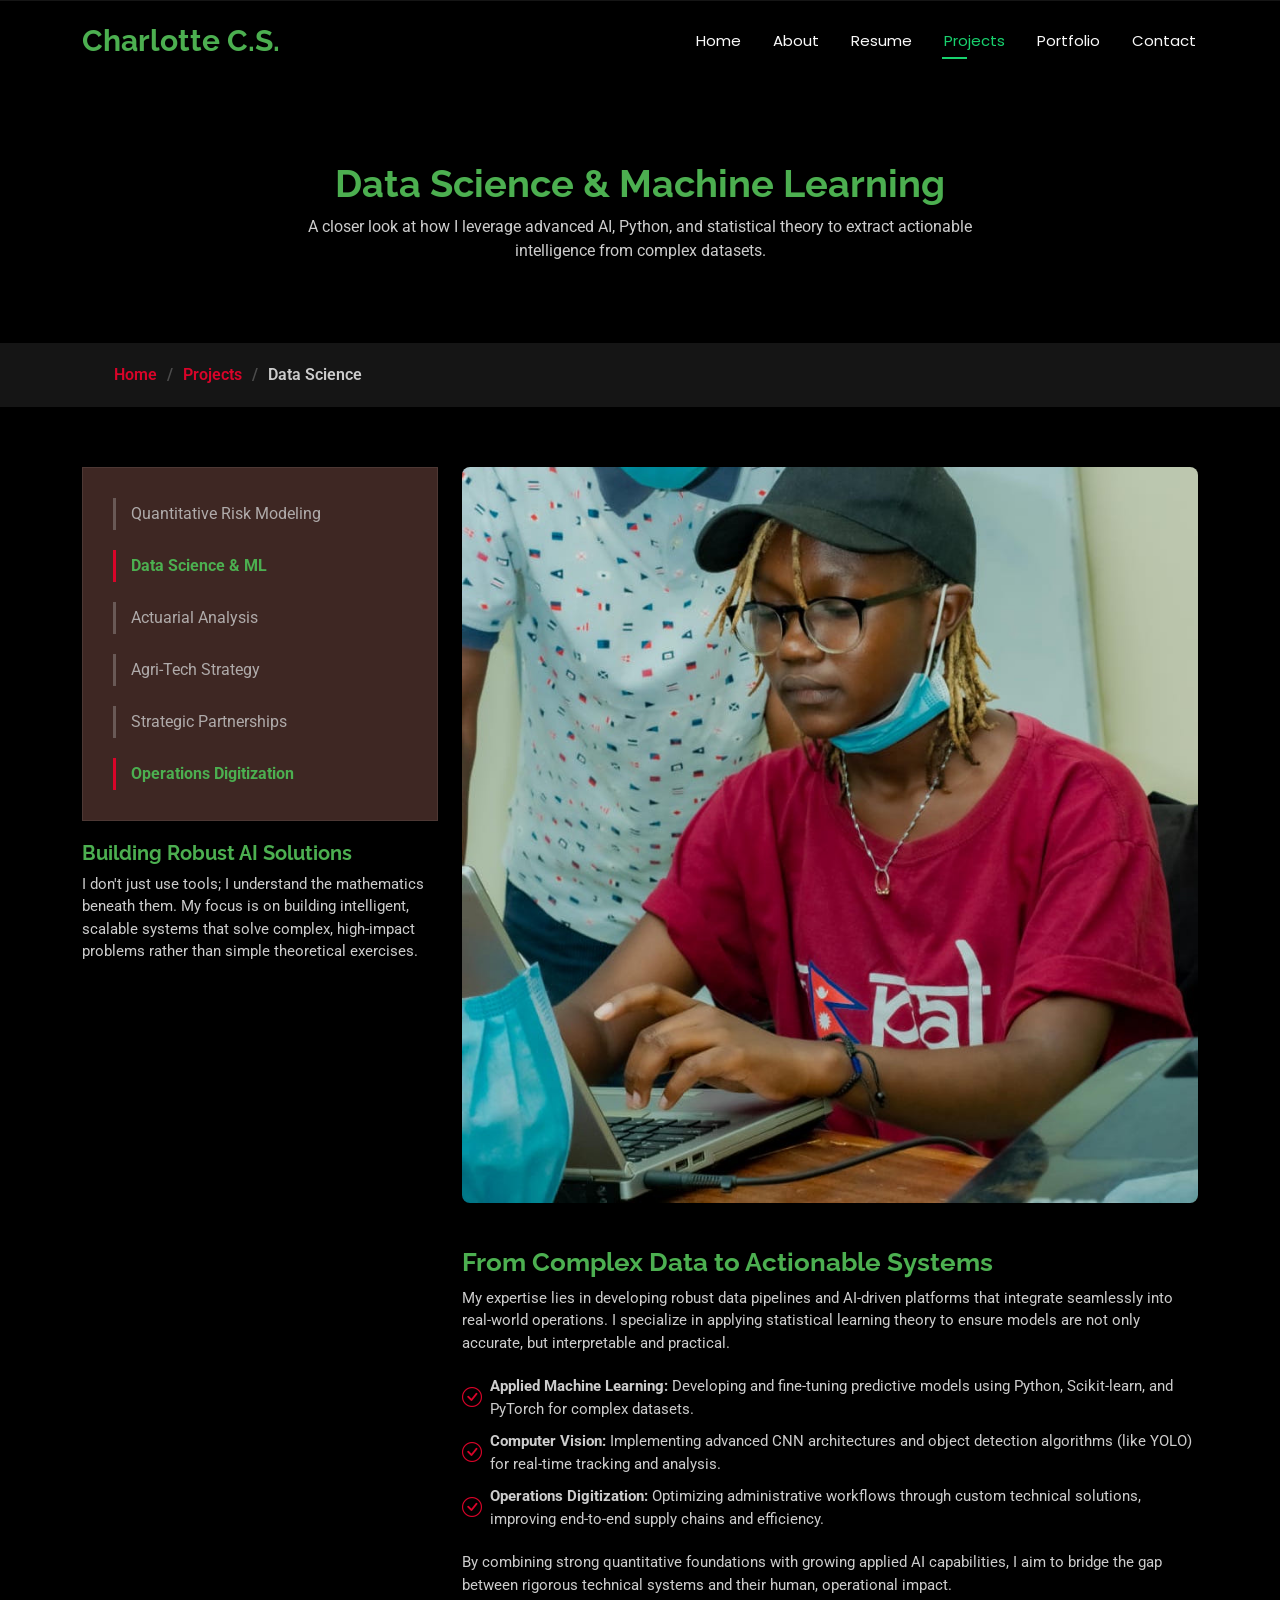
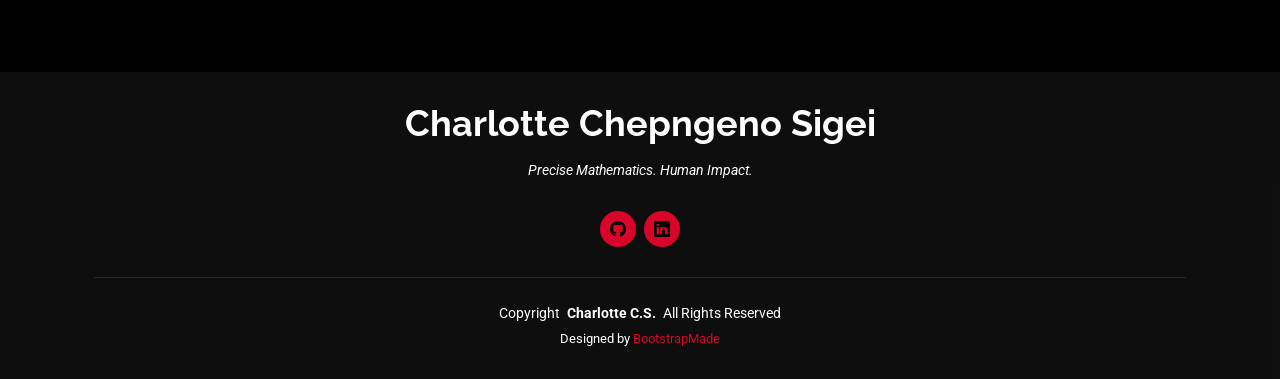
<file: service-data.html>
<!DOCTYPE html>
<html lang="en">

<head>
  <meta charset="utf-8">
  <meta content="width=device-width, initial-scale=1.0" name="viewport">
  <title>Data Science & Machine Learning - Charlotte Chepngeno Sigei</title>
  <meta name="description" content="Detailed breakdown of Data Science and ML services by Charlotte Chepngeno Sigei.">
  <meta name="keywords" content="Data Scientist, Machine Learning, AI, Operations Digitization">

  <link href="assets/img/favicon.png" rel="icon">
  <link href="assets/img/apple-touch-icon.png" rel="apple-touch-icon">

  <link href="https://fonts.googleapis.com" rel="preconnect">
  <link href="https://fonts.gstatic.com" rel="preconnect" crossorigin>
  <link href="https://fonts.googleapis.com/css2?family=Roboto:ital,wght@0,100;0,300;0,400;0,500;0,700;0,900;1,100;1,300;1,400;1,500;1,700;1,900&family=Poppins:ital,wght@0,100;0,200;0,300;0,400;0,500;0,600;0,700;0,800;0,900;1,100;1,200;1,300;1,400;1,500;1,600;1,700;1,800;1,900&family=Raleway:ital,wght@0,100;0,200;0,300;0,400;0,500;0,600;0,700;0,800;0,900;1,100;1,200;1,300;1,400;1,500;1,600;1,700;1,800;1,900&display=swap" rel="stylesheet">

  <link href="assets/vendor/bootstrap/css/bootstrap.min.css" rel="stylesheet">
  <link href="assets/vendor/bootstrap-icons/bootstrap-icons.css" rel="stylesheet">
  <link href="assets/vendor/aos/aos.css" rel="stylesheet">
  <link href="assets/vendor/swiper/swiper-bundle.min.css" rel="stylesheet">
  <link href="assets/vendor/glightbox/css/glightbox.min.css" rel="stylesheet">

  <link href="assets/css/main.css" rel="stylesheet">
</head>

<body class="service-details-page">

  <header id="header" class="header d-flex align-items-center fixed-top">
    <div class="container-fluid container-xl position-relative d-flex align-items-center justify-content-between">

      <a href="index.html" class="logo d-flex align-items-center">
        <h1 class="sitename">Charlotte C.S.</h1>
      </a>

      <nav id="navmenu" class="navmenu">
        <ul>
          <li><a href="index.html">Home</a></li>
          <li><a href="about.html">About</a></li>
          <li><a href="resume.html">Resume</a></li>
          <li><a href="services.html" class="active">Projects</a></li>
          <li><a href="portfolio.html">Portfolio</a></li>
          <li><a href="contact.html">Contact</a></li>
        </ul>
        <i class="mobile-nav-toggle d-xl-none bi bi-list"></i>
      </nav>

    </div>
  </header>

  <main class="main">

    <div class="page-title" data-aos="fade">
      <div class="heading">
        <div class="container">
          <div class="row d-flex justify-content-center text-center">
            <div class="col-lg-8">
              <h1>Data Science & Machine Learning</h1>
              <p class="mb-0">A closer look at how I leverage advanced AI, Python, and statistical theory to extract actionable intelligence from complex datasets.</p>
            </div>
          </div>
        </div>
      </div>
      <nav class="breadcrumbs">
        <div class="container">
          <ol>
            <li><a href="index.html">Home</a></li>
            <li><a href="services.html">Projects</a></li>
            <li class="current">Data Science</li>
          </ol>
        </div>
      </nav>
    </div>

    <section id="service-details" class="service-details section">

      <div class="container">

        <div class="row gy-4">

          <div class="col-lg-4" data-aos="fade-up" data-aos-delay="100">
            <div class="services-list">
              <a href="service-risk.html">Quantitative Risk Modeling</a>
              <a href="service-data.html" class="active">Data Science & ML</a>
              <a href="service-risk.html">Actuarial Analysis</a>
              <a href="service-agritech.html">Agri-Tech Strategy</a>
              <a href="service-agritech.html">Strategic Partnerships</a>
              <a href="service-data.html" class="active">Operations Digitization</a>
            </div>

            <h4>Building Robust AI Solutions</h4>
            <p>I don't just use tools; I understand the mathematics beneath them. My focus is on building intelligent, scalable systems that solve complex, high-impact problems rather than simple theoretical exercises.</p>
          </div>

          <div class="col-lg-8" data-aos="fade-up" data-aos-delay="200">
            <img src="assets/img/services/services.jpeg" alt="Data Science and Machine Learning" class="img-fluid services-img" style="border-radius: 8px;">
            <h3 class="mt-4">From Complex Data to Actionable Systems</h3>
            <p>
              My expertise lies in developing robust data pipelines and AI-driven platforms that integrate seamlessly into real-world operations. I specialize in applying statistical learning theory to ensure models are not only accurate, but interpretable and practical.
            </p>
            <ul>
              <li><i class="bi bi-check-circle"></i> <span><strong>Applied Machine Learning:</strong> Developing and fine-tuning predictive models using Python, Scikit-learn, and PyTorch for complex datasets.</span></li>
              <li><i class="bi bi-check-circle"></i> <span><strong>Computer Vision:</strong> Implementing advanced CNN architectures and object detection algorithms (like YOLO) for real-time tracking and analysis.</span></li>
              <li><i class="bi bi-check-circle"></i> <span><strong>Operations Digitization:</strong> Optimizing administrative workflows through custom technical solutions, improving end-to-end supply chains and efficiency.</span></li>
            </ul>
            <p>
              By combining strong quantitative foundations with growing applied AI capabilities, I aim to bridge the gap between rigorous technical systems and their human, operational impact.
            </p>
          </div>

        </div>

      </div>

    </section>

  </main>

  <footer id="footer" class="footer dark-background">
    <div class="container">
      <h3 class="sitename">Charlotte Chepngeno Sigei</h3>
      <p>Precise Mathematics. Human Impact.</p>
      <div class="social-links d-flex justify-content-center">
        <a href="https://github.com/Ccspoet" target="_blank"><i class="bi bi-github"></i></a>
        <a href="https://www.linkedin.com/in/charlotte-sigey-aa377a254/" target="_blank"><i class="bi bi-linkedin"></i></a>
      </div>
      <div class="container">
        <div class="copyright">
          <span>Copyright</span> <strong class="px-1 sitename">Charlotte C.S.</strong> <span>All Rights Reserved</span>
        </div>
        <div class="credits">
          Designed by <a href="https://bootstrapmade.com/">BootstrapMade</a>
        </div>
      </div>
    </div>
  </footer>

  <a href="#" id="scroll-top" class="scroll-top d-flex align-items-center justify-content-center"><i class="bi bi-arrow-up-short"></i></a>

  <div id="preloader"></div>

  <script src="assets/vendor/bootstrap/js/bootstrap.bundle.min.js"></script>
  <script src="assets/vendor/php-email-form/validate.js"></script>
  <script src="assets/vendor/aos/aos.js"></script>
  <script src="assets/vendor/typed.js/typed.umd.js"></script>
  <script src="assets/vendor/purecounter/purecounter_vanilla.js"></script>
  <script src="assets/vendor/waypoints/noframework.waypoints.js"></script>
  <script src="assets/vendor/swiper/swiper-bundle.min.js"></script>
  <script src="assets/vendor/glightbox/js/glightbox.min.js"></script>
  <script src="assets/vendor/imagesloaded/imagesloaded.pkgd.min.js"></script>
  <script src="assets/vendor/isotope-layout/isotope.pkgd.min.js"></script>

  <script src="assets/js/main.js"></script>

</body>

</html>
</file>
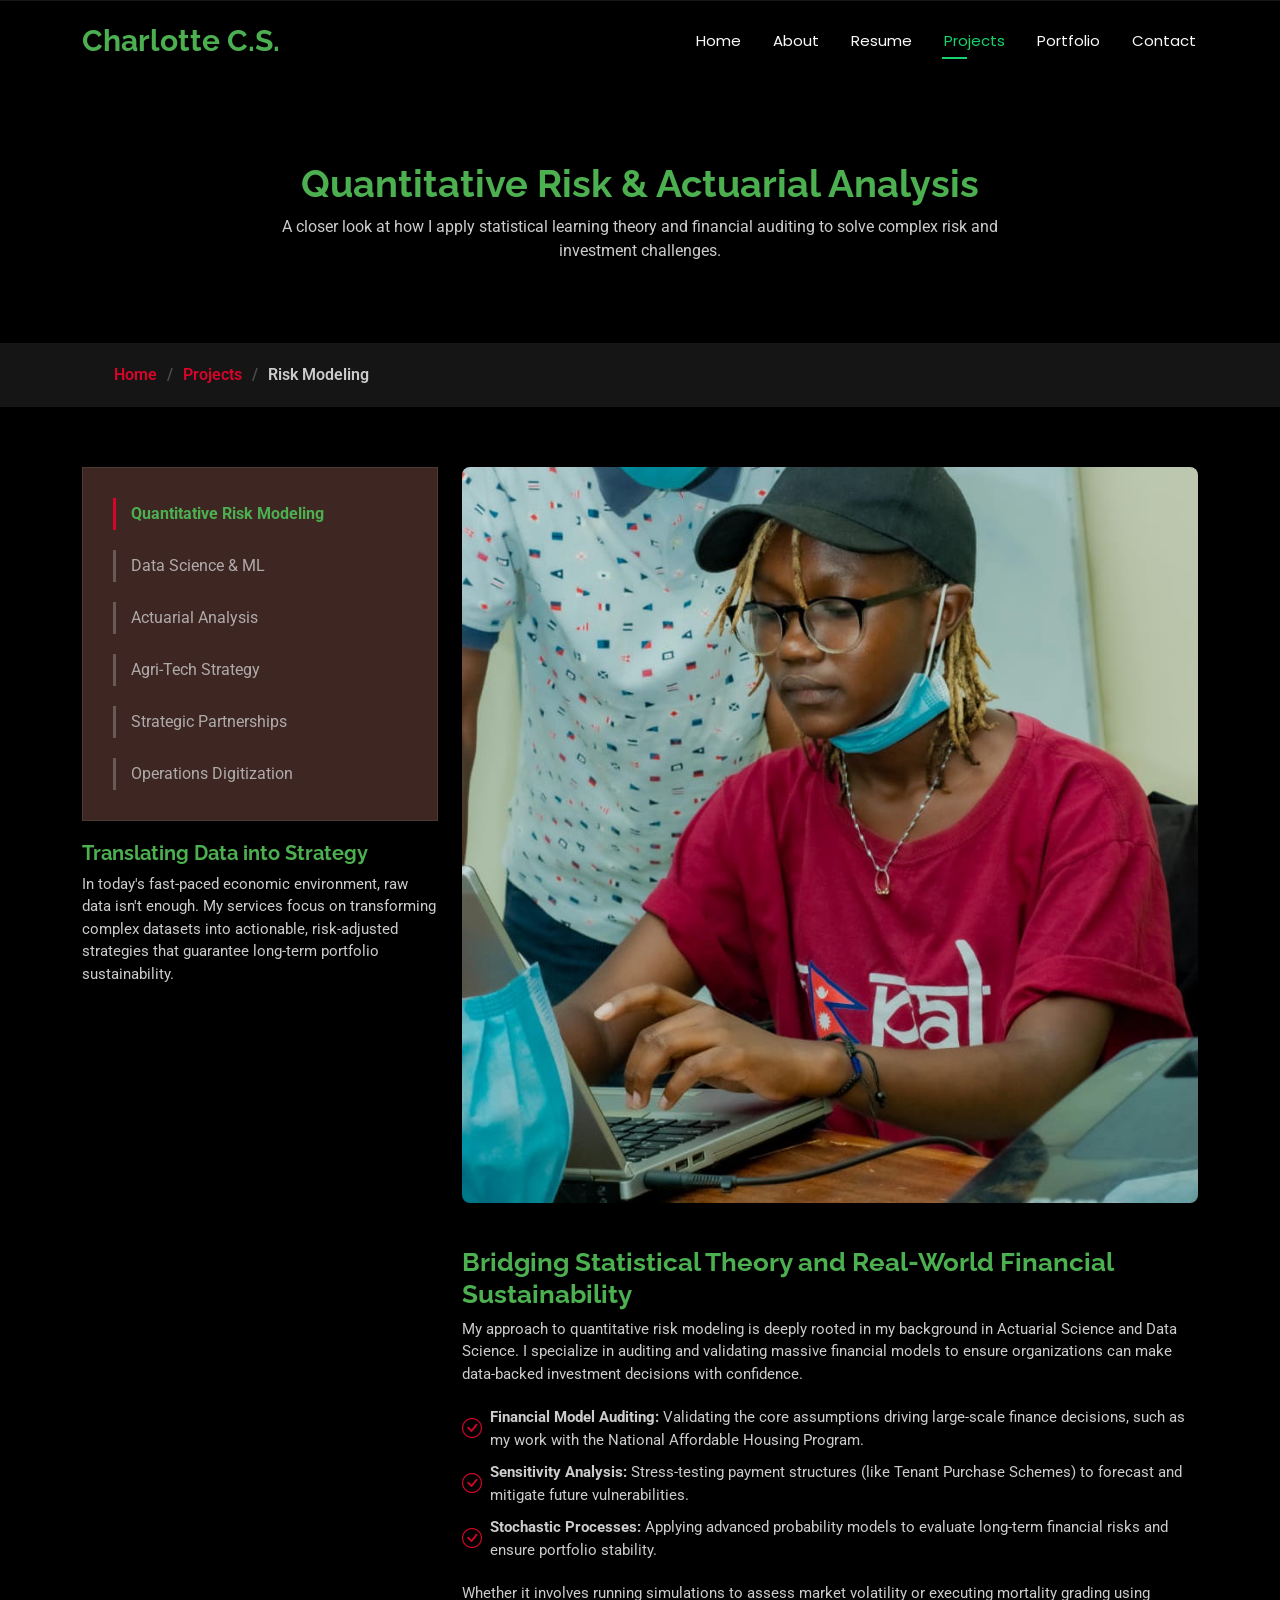
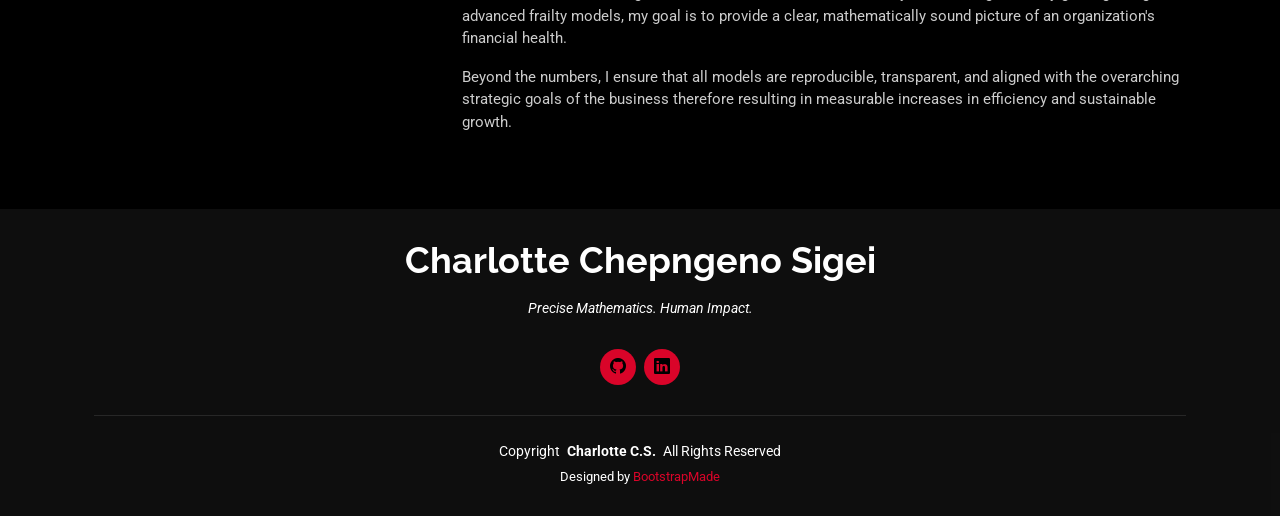
<file: service-risk.html>
<!DOCTYPE html>
<html lang="en">

<head>
  <meta charset="utf-8">
  <meta content="width=device-width, initial-scale=1.0" name="viewport">
  <title>Quantitative Risk Modeling - Charlotte Chepngeno Sigei</title>
  <meta name="description" content="Detailed breakdown of Quantitative Risk Modeling and Actuarial services by Charlotte Chepngeno Sigei.">
  <meta name="keywords" content="Data Scientist, Actuarial Science, Risk Modeling, Financial Analysis">

  <link href="assets/img/favicon.png" rel="icon">
  <link href="assets/img/apple-touch-icon.png" rel="apple-touch-icon">

  <link href="https://fonts.googleapis.com" rel="preconnect">
  <link href="https://fonts.gstatic.com" rel="preconnect" crossorigin>
  <link href="https://fonts.googleapis.com/css2?family=Roboto:ital,wght@0,100;0,300;0,400;0,500;0,700;0,900;1,100;1,300;1,400;1,500;1,700;1,900&family=Poppins:ital,wght@0,100;0,200;0,300;0,400;0,500;0,600;0,700;0,800;0,900;1,100;1,200;1,300;1,400;1,500;1,600;1,700;1,800;1,900&family=Raleway:ital,wght@0,100;0,200;0,300;0,400;0,500;0,600;0,700;0,800;0,900;1,100;1,200;1,300;1,400;1,500;1,600;1,700;1,800;1,900&display=swap" rel="stylesheet">

  <link href="assets/vendor/bootstrap/css/bootstrap.min.css" rel="stylesheet">
  <link href="assets/vendor/bootstrap-icons/bootstrap-icons.css" rel="stylesheet">
  <link href="assets/vendor/aos/aos.css" rel="stylesheet">
  <link href="assets/vendor/swiper/swiper-bundle.min.css" rel="stylesheet">
  <link href="assets/vendor/glightbox/css/glightbox.min.css" rel="stylesheet">

  <link href="assets/css/main.css" rel="stylesheet">
</head>

<body class="service-details-page">

  <header id="header" class="header d-flex align-items-center fixed-top">
    <div class="container-fluid container-xl position-relative d-flex align-items-center justify-content-between">

      <a href="index.html" class="logo d-flex align-items-center">
        <h1 class="sitename">Charlotte C.S.</h1>
      </a>

      <nav id="navmenu" class="navmenu">
        <ul>
          <li><a href="index.html">Home</a></li>
          <li><a href="about.html">About</a></li>
          <li><a href="resume.html">Resume</a></li>
          <li><a href="services.html" class="active">Projects</a></li>
          <li><a href="portfolio.html">Portfolio</a></li>
          <li><a href="contact.html">Contact</a></li>
        </ul>
        <i class="mobile-nav-toggle d-xl-none bi bi-list"></i>
      </nav>

    </div>
  </header>

  <main class="main">

    <div class="page-title" data-aos="fade">
      <div class="heading">
        <div class="container">
          <div class="row d-flex justify-content-center text-center">
            <div class="col-lg-8">
              <h1>Quantitative Risk & Actuarial Analysis</h1>
              <p class="mb-0">A closer look at how I apply statistical learning theory and financial auditing to solve complex risk and investment challenges.</p>
            </div>
          </div>
        </div>
      </div>
      <nav class="breadcrumbs">
        <div class="container">
          <ol>
            <li><a href="index.html">Home</a></li>
            <li><a href="services.html">Projects</a></li>
            <li class="current">Risk Modeling</li>
          </ol>
        </div>
      </nav>
    </div>

    <section id="service-details" class="service-details section">

      <div class="container">

        <div class="row gy-4">

          <div class="col-lg-4" data-aos="fade-up" data-aos-delay="100">
            <div class="services-list">
              <a href="service-risk.html" class="active">Quantitative Risk Modeling</a>
              <a href="service-data.html">Data Science & ML</a>
              <a href="service-risk.html">Actuarial Analysis</a>
              <a href="service-agritech.html">Agri-Tech Strategy</a>
              <a href="service-agritech.html">Strategic Partnerships</a>
              <a href="service-data.html">Operations Digitization</a>
            </div>

            <h4>Translating Data into Strategy</h4>
            <p>In today's fast-paced economic environment, raw data isn't enough. My services focus on transforming complex datasets into actionable, risk-adjusted strategies that guarantee long-term portfolio sustainability.</p>
          </div>

          <div class="col-lg-8" data-aos="fade-up" data-aos-delay="200">
            <img src="assets/img/services/services.jpeg" alt="Quantitative Risk Analysis" class="img-fluid services-img" style="border-radius: 8px;">
            <h3 class="mt-4">Bridging Statistical Theory and Real-World Financial Sustainability</h3>
            <p>
              My approach to quantitative risk modeling is deeply rooted in my background in Actuarial Science and Data Science. I specialize in auditing and validating massive financial models to ensure organizations can make data-backed investment decisions with confidence.
            </p>
            <ul>
              <li><i class="bi bi-check-circle"></i> <span><strong>Financial Model Auditing:</strong> Validating the core assumptions driving large-scale finance decisions, such as my work with the National Affordable Housing Program.</span></li>
              <li><i class="bi bi-check-circle"></i> <span><strong>Sensitivity Analysis:</strong> Stress-testing payment structures (like Tenant Purchase Schemes) to forecast and mitigate future vulnerabilities.</span></li>
              <li><i class="bi bi-check-circle"></i> <span><strong>Stochastic Processes:</strong> Applying advanced probability models to evaluate long-term financial risks and ensure portfolio stability.</span></li>
            </ul>
            <p>
              Whether it involves running simulations to assess market volatility or executing mortality grading using advanced frailty models, my goal is to provide a clear, mathematically sound picture of an organization's financial health.
            </p>
            <p>
              Beyond the numbers, I ensure that all models are reproducible, transparent, and aligned with the overarching strategic goals of the business therefore resulting in measurable increases in efficiency and sustainable growth.
            </p>
          </div>

        </div>

      </div>

    </section>

  </main>

  <footer id="footer" class="footer dark-background">
    <div class="container">
      <h3 class="sitename">Charlotte Chepngeno Sigei</h3>
      <p>Precise Mathematics. Human Impact.</p>
      <div class="social-links d-flex justify-content-center">
        <a href="https://github.com/Ccspoet" target="_blank"><i class="bi bi-github"></i></a>
        <a href="https://www.linkedin.com/in/charlotte-sigey-aa377a254/" target="_blank"><i class="bi bi-linkedin"></i></a>
      </div>
      <div class="container">
        <div class="copyright">
          <span>Copyright</span> <strong class="px-1 sitename">Charlotte C.S.</strong> <span>All Rights Reserved</span>
        </div>
        <div class="credits">
          Designed by <a href="https://bootstrapmade.com/">BootstrapMade</a>
        </div>
      </div>
    </div>
  </footer>

  <a href="#" id="scroll-top" class="scroll-top d-flex align-items-center justify-content-center"><i class="bi bi-arrow-up-short"></i></a>

  <div id="preloader"></div>

  <script src="assets/vendor/bootstrap/js/bootstrap.bundle.min.js"></script>
  <script src="assets/vendor/php-email-form/validate.js"></script>
  <script src="assets/vendor/aos/aos.js"></script>
  <script src="assets/vendor/typed.js/typed.umd.js"></script>
  <script src="assets/vendor/purecounter/purecounter_vanilla.js"></script>
  <script src="assets/vendor/waypoints/noframework.waypoints.js"></script>
  <script src="assets/vendor/swiper/swiper-bundle.min.js"></script>
  <script src="assets/vendor/glightbox/js/glightbox.min.js"></script>
  <script src="assets/vendor/imagesloaded/imagesloaded.pkgd.min.js"></script>
  <script src="assets/vendor/isotope-layout/isotope.pkgd.min.js"></script>

  <script src="assets/js/main.js"></script>

</body>

</html>
</file>
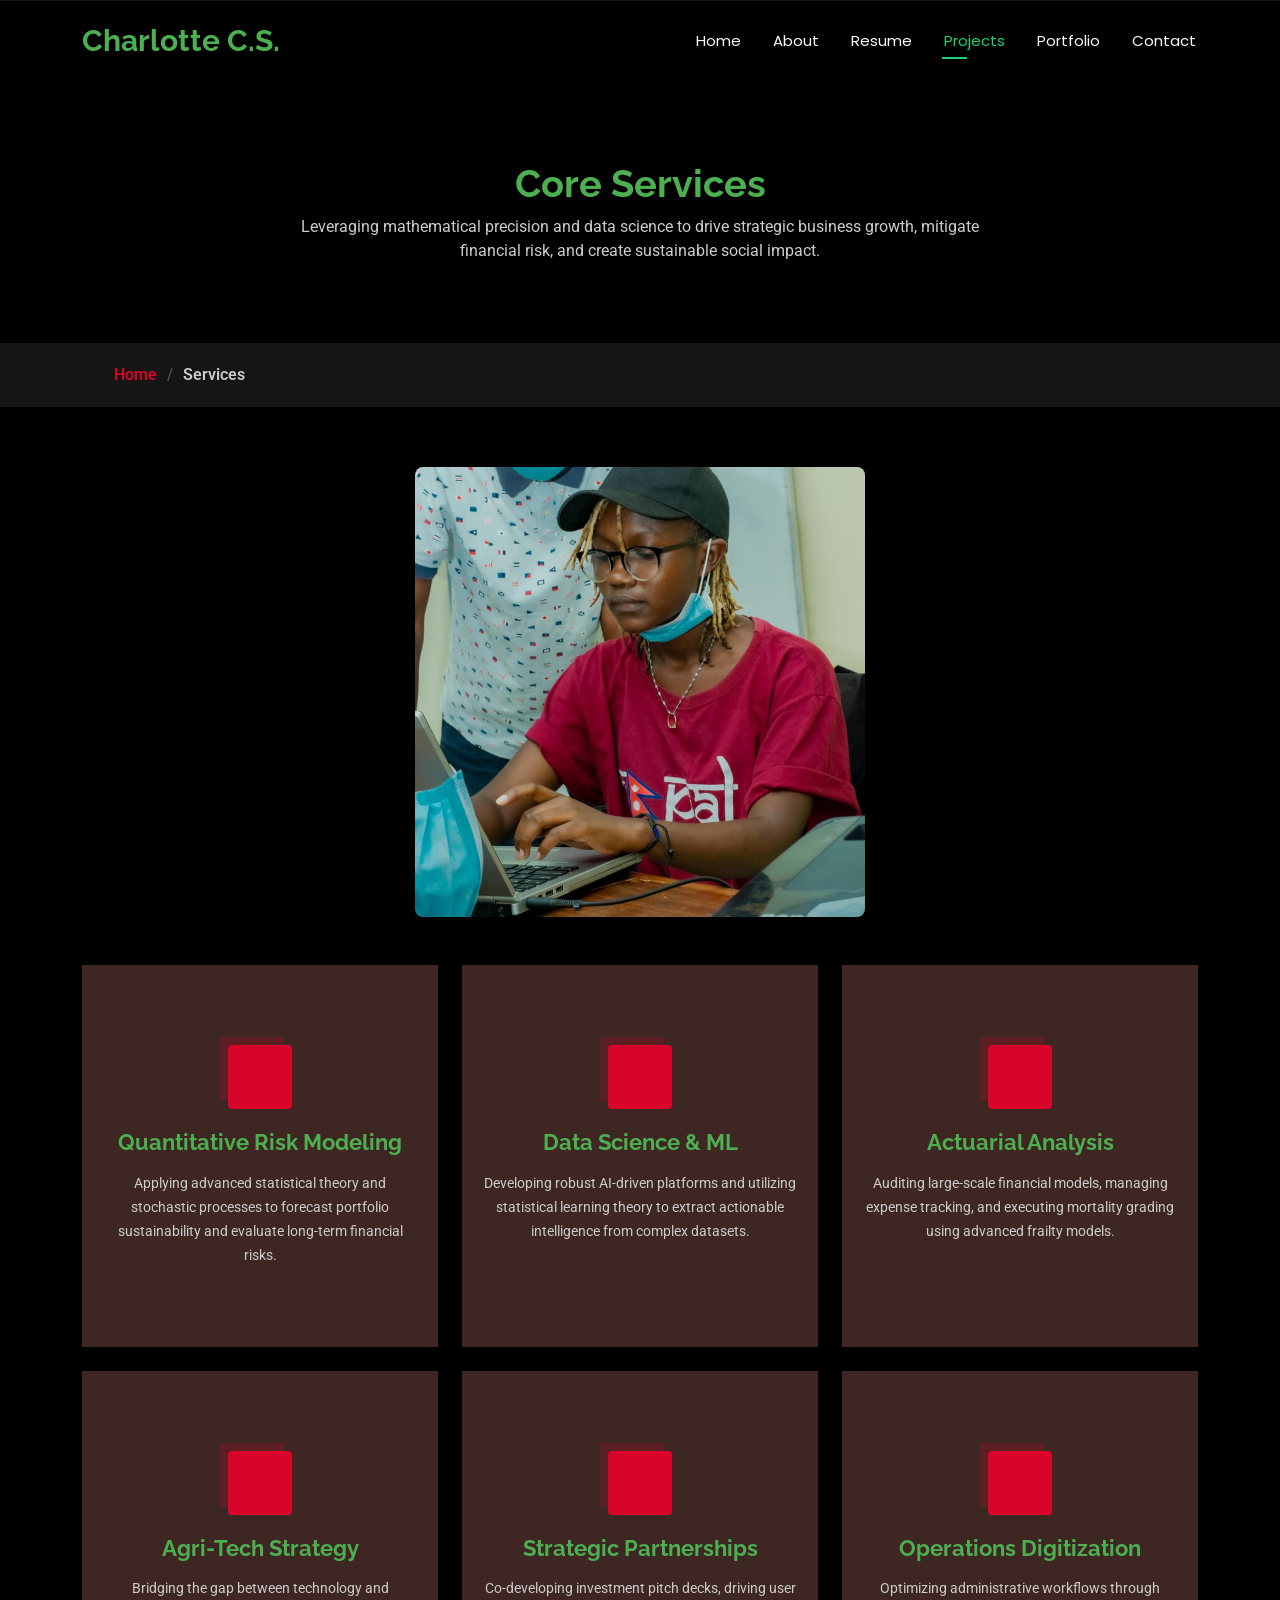
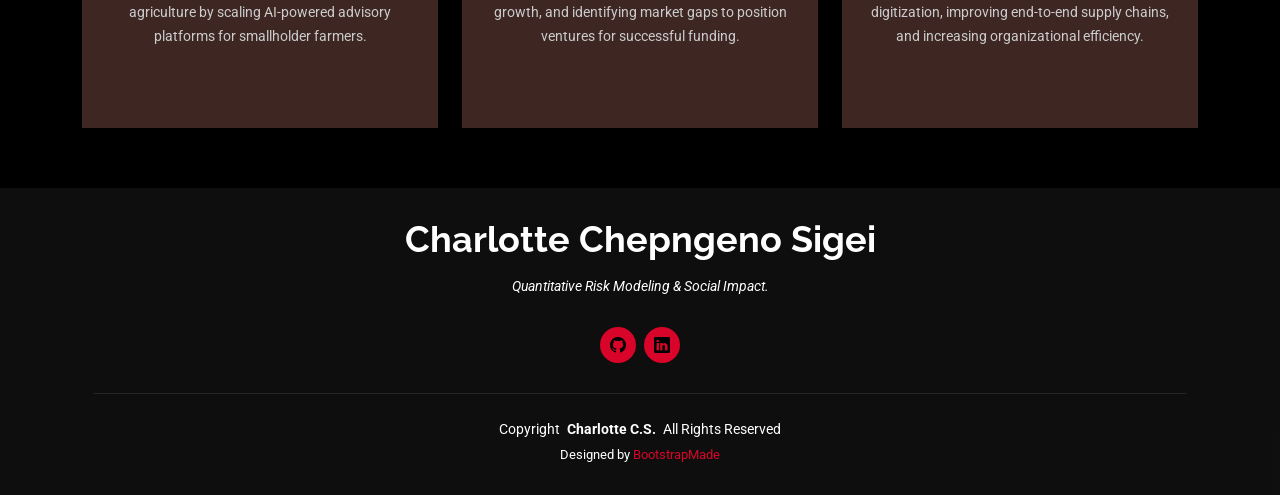
<file: services.html>
<!DOCTYPE html>
<html lang="en">

<head>
  <meta charset="utf-8">
  <meta content="width=device-width, initial-scale=1.0" name="viewport">
  <title>Services - Charlotte Chepngeno Sigei</title>
  <meta name="description" content="Core services and expertise of Charlotte Chepngeno Sigei. Quantitative Risk Modeling and Social Impact.">
  <meta name="keywords" content="Data Scientist, Actuarial Science, Services, Risk Modeling, Machine Learning">

  <link href="assets/img/favicon.png" rel="icon">
  <link href="assets/img/apple-touch-icon.png" rel="apple-touch-icon">

  <link href="https://fonts.googleapis.com" rel="preconnect">
  <link href="https://fonts.gstatic.com" rel="preconnect" crossorigin>
  <link href="https://fonts.googleapis.com/css2?family=Roboto:ital,wght@0,100;0,300;0,400;0,500;0,700;0,900;1,100;1,300;1,400;1,500;1,700;1,900&family=Poppins:ital,wght@0,100;0,200;0,300;0,400;0,500;0,600;0,700;0,800;0,900;1,100;1,200;1,300;1,400;1,500;1,600;1,700;1,800;1,900&family=Raleway:ital,wght@0,100;0,200;0,300;0,400;0,500;0,600;0,700;0,800;0,900;1,100;1,200;1,300;1,400;1,500;1,600;1,700;1,800;1,900&display=swap" rel="stylesheet">

  <link href="assets/vendor/bootstrap/css/bootstrap.min.css" rel="stylesheet">
  <link href="assets/vendor/bootstrap-icons/bootstrap-icons.css" rel="stylesheet">
  <link href="assets/vendor/aos/aos.css" rel="stylesheet">
  <link href="assets/vendor/swiper/swiper-bundle.min.css" rel="stylesheet">
  <link href="assets/vendor/glightbox/css/glightbox.min.css" rel="stylesheet">

  <link href="assets/css/main.css" rel="stylesheet">
</head>

<body class="services-page">

  <header id="header" class="header d-flex align-items-center fixed-top">
    <div class="container-fluid container-xl position-relative d-flex align-items-center justify-content-between">

      <a href="index.html" class="logo d-flex align-items-center">
        <h1 class="sitename">Charlotte C.S.</h1>
      </a>

      <nav id="navmenu" class="navmenu">
        <ul>
          <li><a href="index.html">Home</a></li>
          <li><a href="about.html">About</a></li>
          <li><a href="resume.html">Resume</a></li>
          <li><a href="services.html" class="active">Projects</a></li>
          <li><a href="portfolio.html">Portfolio</a></li>
          <li><a href="contact.html">Contact</a></li>
        </ul>
        <i class="mobile-nav-toggle d-xl-none bi bi-list"></i>
      </nav>

    </div>
  </header>

  <main class="main">

    <div class="page-title" data-aos="fade">
      <div class="heading">
        <div class="container">
          <div class="row d-flex justify-content-center text-center">
            <div class="col-lg-8">
              <h1>Core Services</h1>
              <p class="mb-0">Leveraging mathematical precision and data science to drive strategic business growth, mitigate financial risk, and create sustainable social impact.</p>
            </div>
          </div>
        </div>
      </div>
      <nav class="breadcrumbs">
        <div class="container">
          <ol>
            <li><a href="index.html">Home</a></li>
            <li class="current">Services</li>
          </ol>
        </div>
      </nav>
    </div>
    
    <section id="services" class="services section">

      <div class="container">

        <div class="row justify-content-center mb-5" data-aos="fade-up" data-aos-delay="50">
          <div class="col-lg-10 text-center">
            <img src="assets/img/services/services.jpeg" class="img-fluid d-block mx-auto" style="max-width: 450px; width: 100%; object-fit: cover; border-radius: 8px; box-shadow: 0px 5px 25px rgba(0,0,0,0.1);" alt="Services Overview">
          </div>
        </div>

        <div class="row gy-4">

          <div class="col-lg-4 col-md-6" data-aos="fade-up" data-aos-delay="100">
            <div class="service-item position-relative">
              <div class="icon">
                <i class="bi bi-shield-check"></i>
              </div>
              <a href="service-risk.html" class="stretched-link">
                <h3>Quantitative Risk Modeling</h3>
              </a>
              <p>Applying advanced statistical theory and stochastic processes to forecast portfolio sustainability and evaluate long-term financial risks.</p>
            </div>
          </div>
          
          <div class="col-lg-4 col-md-6" data-aos="fade-up" data-aos-delay="200">
            <div class="service-item position-relative">
              <div class="icon">
                <i class="bi bi-cpu"></i>
              </div>
              <a href="service-data.html" class="stretched-link">
                <h3>Data Science & ML</h3>
              </a>
              <p>Developing robust AI-driven platforms and utilizing statistical learning theory to extract actionable intelligence from complex datasets.</p>
            </div>
          </div>
          
          <div class="col-lg-4 col-md-6" data-aos="fade-up" data-aos-delay="300">
            <div class="service-item position-relative">
              <div class="icon">
                <i class="bi bi-graph-up-arrow"></i>
              </div>
              <a href="service-risk.html" class="stretched-link">
                <h3>Actuarial Analysis</h3>
              </a>
              <p>Auditing large-scale financial models, managing expense tracking, and executing mortality grading using advanced frailty models.</p>
            </div>
          </div>
          
          <div class="col-lg-4 col-md-6" data-aos="fade-up" data-aos-delay="400">
            <div class="service-item position-relative">
              <div class="icon">
                <i class="bi bi-tree"></i>
              </div>
              <a href="service-agritech.html" class="stretched-link">
                <h3>Agri-Tech Strategy</h3>
              </a>
              <p>Bridging the gap between technology and agriculture by scaling AI-powered advisory platforms for smallholder farmers.</p>
            </div>
          </div>
          
          <div class="col-lg-4 col-md-6" data-aos="fade-up" data-aos-delay="500">
            <div class="service-item position-relative">
              <div class="icon">
                <i class="bi bi-people"></i>
              </div>
              <a href="service-agritech.html" class="stretched-link">
                <h3>Strategic Partnerships</h3>
              </a>
              <p>Co-developing investment pitch decks, driving user growth, and identifying market gaps to position ventures for successful funding.</p>
            </div>
          </div>
          
          <div class="col-lg-4 col-md-6" data-aos="fade-up" data-aos-delay="600">
            <div class="service-item position-relative">
              <div class="icon">
                <i class="bi bi-laptop"></i>
              </div>
              <a href="service-data.html" class="stretched-link">
                <h3>Operations Digitization</h3>
              </a>
              <p>Optimizing administrative workflows through digitization, improving end-to-end supply chains, and increasing organizational efficiency.</p>
            </div>
          </div>
          
        </div>

      </div>

    </section>
    
  </main>

  <footer id="footer" class="footer dark-background">
    <div class="container">
      <h3 class="sitename">Charlotte Chepngeno Sigei</h3>
      <p>Quantitative Risk Modeling & Social Impact.</p>
      <div class="social-links d-flex justify-content-center">
        <a href="https://github.com/Ccspoet" target="_blank"><i class="bi bi-github"></i></a>
        <a href="https://www.linkedin.com/in/charlotte-sigey-aa377a254/" target="_blank"><i class="bi bi-linkedin"></i></a>
      </div>
      <div class="container">
        <div class="copyright">
          <span>Copyright</span> <strong class="px-1 sitename">Charlotte C.S.</strong> <span>All Rights Reserved</span>
        </div>
        <div class="credits">
          Designed by <a href="https://bootstrapmade.com/">BootstrapMade</a>
        </div>
      </div>
    </div>
  </footer>

  <a href="#" id="scroll-top" class="scroll-top d-flex align-items-center justify-content-center"><i class="bi bi-arrow-up-short"></i></a>

  <div id="preloader"></div>

  <script src="assets/vendor/bootstrap/js/bootstrap.bundle.min.js"></script>
  <script src="assets/vendor/php-email-form/validate.js"></script>
  <script src="assets/vendor/aos/aos.js"></script>
  <script src="assets/vendor/typed.js/typed.umd.js"></script>
  <script src="assets/vendor/purecounter/purecounter_vanilla.js"></script>
  <script src="assets/vendor/waypoints/noframework.waypoints.js"></script>
  <script src="assets/vendor/swiper/swiper-bundle.min.js"></script>
  <script src="assets/vendor/glightbox/js/glightbox.min.js"></script>
  <script src="assets/vendor/imagesloaded/imagesloaded.pkgd.min.js"></script>
  <script src="assets/vendor/isotope-layout/isotope.pkgd.min.js"></script>

  <script src="assets/js/main.js"></script>

</body>

</html>
</file>
<file: assets/css/main.css>
/**
* Template Name: Personal
* Template URL: https://bootstrapmade.com/personal-free-resume-bootstrap-template/
* Updated: Mar 05 2025 with Bootstrap v5.3.3
* Author: BootstrapMade.com
* License: https://bootstrapmade.com/license/
*/

/*--------------------------------------------------------------
# Font & Color Variables
# Help: https://bootstrapmade.com/color-system/
--------------------------------------------------------------*/
/* Fonts */
:root {
  --default-font: "Roboto",  system-ui, -apple-system, "Segoe UI", Roboto, "Helvetica Neue", Arial, "Noto Sans", "Liberation Sans", sans-serif, "Apple Color Emoji", "Segoe UI Emoji", "Segoe UI Symbol", "Noto Color Emoji";
  --heading-font: "Raleway",  sans-serif;
  --nav-font: "Poppins",  sans-serif;
}

/* Global Colors - The following color variables are used throughout the website. Updating them here will change the color scheme of the entire website */
:root { 
  --background-color: #000000; /* Black: Deep background for the entire site */
  --default-color: #cccccc; /* Light Grey: Crisp, readable paragraph text */
  --heading-color: #4caf50; /* Green: Vibrant titles and subheadings */
  --accent-color: #d90429; /* Red: High-energy color for links, icons, and buttons */
  --surface-color: #3e2723; /* Dark Brown: Earthy background for boxed elements and cards */
  --contrast-color: #000000; /* Black: Ensures text inside your red buttons is readable */
}

/* Nav Menu Colors - The following color variables are used specifically for the navigation menu. They are separate from the global colors to allow for more customization options */
:root {
  --nav-color: #fafafa;  /* The default color of the main navmenu links */
  --nav-hover-color: #18d26e; /* Applied to main navmenu links when they are hovered over or active */
  --nav-mobile-background-color: #1a1a1a; /* Used as the background color for mobile navigation menu */
  --nav-dropdown-background-color: #1a1a1a; /* Used as the background color for dropdown items that appear when hovering over primary navigation items */
  --nav-dropdown-color: #fafafa; /* Used for navigation links of the dropdown items in the navigation menu. */
  --nav-dropdown-hover-color: #18d26e; /* Similar to --nav-hover-color, this color is applied to dropdown navigation links when they are hovered over. */
}

/* Color Presets - These classes override global colors when applied to any section or element, providing reuse of the sam color scheme. */

.light-background {
  --background-color: #1a1a1a;
  --surface-color: #343434;
}

.dark-background {
  --background-color: rgba(15, 15, 15, 0.975);
  --default-color: #ffffff;
  --heading-color: #ffffff;
  --surface-color: #292929f9;
  --contrast-color: #000000;
}

/* Smooth scroll */
:root {
  scroll-behavior: smooth;
}

/*--------------------------------------------------------------
# General Styling & Shared Classes
--------------------------------------------------------------*/
body {
  color: var(--default-color);
  background-color: var(--background-color);
  font-family: var(--default-font);
}

a {
  color: var(--accent-color);
  text-decoration: none;
  transition: 0.3s;
}

a:hover {
  color: color-mix(in srgb, var(--accent-color), transparent 25%);
  text-decoration: none;
}

h1,
h2,
h3,
h4,
h5,
h6 {
  color: var(--heading-color);
  font-family: var(--heading-font);
}

/* PHP Email Form Messages
------------------------------*/
.php-email-form .error-message {
  display: none;
  background: #df1529;
  color: #ffffff;
  text-align: left;
  padding: 15px;
  margin-bottom: 24px;
  font-weight: 600;
}

.php-email-form .sent-message {
  display: none;
  color: #ffffff;
  background: #059652;
  text-align: center;
  padding: 15px;
  margin-bottom: 24px;
  font-weight: 600;
}

.php-email-form .loading {
  display: none;
  background: var(--surface-color);
  text-align: center;
  padding: 15px;
  margin-bottom: 24px;
}

.php-email-form .loading:before {
  content: "";
  display: inline-block;
  border-radius: 50%;
  width: 24px;
  height: 24px;
  margin: 0 10px -6px 0;
  border: 3px solid var(--accent-color);
  border-top-color: var(--surface-color);
  animation: php-email-form-loading 1s linear infinite;
}

@keyframes php-email-form-loading {
  0% {
    transform: rotate(0deg);
  }

  100% {
    transform: rotate(360deg);
  }
}

/*--------------------------------------------------------------
# Global Header
--------------------------------------------------------------*/
.header {
  --background-color: rgba(0, 0, 0, 0);
  color: var(--default-color);
  background-color: var(--background-color);
  padding: 15px 0;
  transition: all 0.5s;
  z-index: 997;
}

.header .logo {
  line-height: 1;
}

.header .logo img {
  max-height: 32px;
  margin-right: 8px;
}

.header .logo h1 {
  font-size: 30px;
  margin: 0;
  font-weight: 700;
  color: var(--heading-color);
}

.scrolled .header {
  box-shadow: 0px 0 18px rgba(0, 0, 0, 0.1);
}

/* Global Header on Scroll
------------------------------*/
.scrolled .header {
  --background-color: rgba(0, 0, 0, 0.8);
}

/*--------------------------------------------------------------
# Navigation Menu
--------------------------------------------------------------*/
/* Desktop Navigation */
@media (min-width: 1200px) {
  .navmenu {
    padding: 0;
  }

  .navmenu ul {
    margin: 0;
    padding: 0;
    display: flex;
    list-style: none;
    align-items: center;
  }

  .navmenu li {
    position: relative;
  }

  .navmenu>ul>li {
    white-space: nowrap;
    padding: 15px 14px;
  }

  .navmenu>ul>li:last-child {
    padding-right: 0;
  }

  .navmenu a,
  .navmenu a:focus {
    color: var(--nav-color);
    font-size: 15px;
    padding: 0 2px;
    font-family: var(--nav-font);
    font-weight: 400;
    display: flex;
    align-items: center;
    justify-content: space-between;
    white-space: nowrap;
    transition: 0.3s;
    position: relative;
  }

  .navmenu a i,
  .navmenu a:focus i {
    font-size: 12px;
    line-height: 0;
    margin-left: 5px;
    transition: 0.3s;
  }

  .navmenu>ul>li>a:before {
    content: "";
    position: absolute;
    height: 2px;
    bottom: -6px;
    left: 0;
    background-color: var(--nav-hover-color);
    visibility: hidden;
    width: 0px;
    transition: all 0.3s ease-in-out 0s;
  }

  .navmenu a:hover:before,
  .navmenu li:hover>a:before,
  .navmenu .active:before {
    visibility: visible;
    width: 25px;
  }

  .navmenu li:hover>a,
  .navmenu .active,
  .navmenu .active:focus {
    color: var(--nav-hover-color);
  }

  .navmenu .dropdown ul {
    margin: 0;
    padding: 10px 0;
    background: var(--nav-dropdown-background-color);
    display: block;
    position: absolute;
    visibility: hidden;
    left: 14px;
    top: 130%;
    opacity: 0;
    transition: 0.3s;
    border-radius: 4px;
    z-index: 99;
    box-shadow: 0px 0px 30px rgba(0, 0, 0, 0.1);
  }

  .navmenu .dropdown ul li {
    min-width: 200px;
  }

  .navmenu .dropdown ul a {
    padding: 10px 20px;
    font-size: 15px;
    text-transform: none;
    color: var(--nav-dropdown-color);
  }

  .navmenu .dropdown ul a i {
    font-size: 12px;
  }

  .navmenu .dropdown ul a:hover,
  .navmenu .dropdown ul .active:hover,
  .navmenu .dropdown ul li:hover>a {
    color: var(--nav-dropdown-hover-color);
  }

  .navmenu .dropdown:hover>ul {
    opacity: 1;
    top: 100%;
    visibility: visible;
  }

  .navmenu .dropdown .dropdown ul {
    top: 0;
    left: -90%;
    visibility: hidden;
  }

  .navmenu .dropdown .dropdown:hover>ul {
    opacity: 1;
    top: 0;
    left: -100%;
    visibility: visible;
  }
}

/* Mobile Navigation */
@media (max-width: 1199px) {
  .mobile-nav-toggle {
    color: var(--nav-color);
    font-size: 28px;
    line-height: 0;
    margin-right: 10px;
    cursor: pointer;
    transition: color 0.3s;
  }

  .navmenu {
    padding: 0;
    z-index: 9997;
  }

  .navmenu ul {
    display: none;
    list-style: none;
    position: absolute;
    inset: 60px 20px 20px 20px;
    padding: 10px 0;
    margin: 0;
    border-radius: 6px;
    background-color: var(--nav-mobile-background-color);
    border: 1px solid color-mix(in srgb, var(--default-color), transparent 90%);
    box-shadow: none;
    overflow-y: auto;
    transition: 0.3s;
    z-index: 9998;
  }

  .navmenu a,
  .navmenu a:focus {
    color: var(--nav-dropdown-color);
    padding: 10px 20px;
    font-family: var(--nav-font);
    font-size: 17px;
    font-weight: 500;
    display: flex;
    align-items: center;
    justify-content: space-between;
    white-space: nowrap;
    transition: 0.3s;
  }

  .navmenu a i,
  .navmenu a:focus i {
    font-size: 12px;
    line-height: 0;
    margin-left: 5px;
    width: 30px;
    height: 30px;
    display: flex;
    align-items: center;
    justify-content: center;
    border-radius: 50%;
    transition: 0.3s;
    background-color: color-mix(in srgb, var(--accent-color), transparent 90%);
  }

  .navmenu a i:hover,
  .navmenu a:focus i:hover {
    background-color: var(--accent-color);
    color: var(--contrast-color);
  }

  .navmenu a:hover,
  .navmenu .active,
  .navmenu .active:focus {
    color: var(--nav-dropdown-hover-color);
  }

  .navmenu .active i,
  .navmenu .active:focus i {
    background-color: var(--accent-color);
    color: var(--contrast-color);
    transform: rotate(180deg);
  }

  .navmenu .dropdown ul {
    position: static;
    display: none;
    z-index: 99;
    padding: 10px 0;
    margin: 10px 20px;
    background-color: var(--nav-dropdown-background-color);
    transition: all 0.5s ease-in-out;
  }

  .navmenu .dropdown ul ul {
    background-color: rgba(33, 37, 41, 0.1);
  }

  .navmenu .dropdown>.dropdown-active {
    display: block;
    background-color: rgba(33, 37, 41, 0.03);
  }

  .mobile-nav-active {
    overflow: hidden;
  }

  .mobile-nav-active .mobile-nav-toggle {
    color: #fff;
    position: absolute;
    font-size: 32px;
    top: 15px;
    right: 15px;
    margin-right: 0;
    z-index: 9999;
  }

  .mobile-nav-active .navmenu {
    position: fixed;
    overflow: hidden;
    inset: 0;
    background: rgba(33, 37, 41, 0.8);
    transition: 0.3s;
  }

  .mobile-nav-active .navmenu>ul {
    display: block;
  }
}

/*--------------------------------------------------------------
# Global Footer
--------------------------------------------------------------*/
.footer {
  color: var(--default-color);
  background-color: var(--background-color);
  font-size: 14px;
  text-align: center;
  padding: 30px 0;
  position: relative;
}

.footer h3 {
  font-size: 36px;
  font-weight: 700;
  position: relative;
  padding: 0;
  margin: 0 0 15px 0;
}

.footer p {
  font-size: 15;
  font-style: italic;
  padding: 0;
  margin: 0 0 30px 0;
}

.footer .social-links {
  margin: 0 0 30px 0;
}

.footer .social-links a {
  font-size: 16px;
  display: flex;
  align-items: center;
  justify-content: center;
  background: var(--accent-color);
  color: var(--contrast-color);
  line-height: 1;
  margin: 0 4px;
  border-radius: 50%;
  text-align: center;
  width: 36px;
  height: 36px;
  transition: 0.3s;
}

.footer .social-links a:hover {
  background: color-mix(in srgb, var(--accent-color), transparent 20%);
  text-decoration: none;
}

.footer .copyright {
  padding-top: 25px;
  border-top: 1px solid color-mix(in srgb, var(--default-color), transparent 90%);
}

.footer .credits {
  font-size: 13px;
  padding-top: 5px;
}

/*--------------------------------------------------------------
# Preloader
--------------------------------------------------------------*/
#preloader {
  position: fixed;
  inset: 0;
  z-index: 999999;
  overflow: hidden;
  background: var(--background-color);
  transition: all 0.6s ease-out;
}

#preloader:before {
  content: "";
  position: fixed;
  top: calc(50% - 30px);
  left: calc(50% - 30px);
  border: 6px solid #ffffff;
  border-color: var(--accent-color) transparent var(--accent-color) transparent;
  border-radius: 50%;
  width: 60px;
  height: 60px;
  animation: animate-preloader 1.5s linear infinite;
}

@keyframes animate-preloader {
  0% {
    transform: rotate(0deg);
  }

  100% {
    transform: rotate(360deg);
  }
}

/*--------------------------------------------------------------
# Scroll Top Button
--------------------------------------------------------------*/
.scroll-top {
  position: fixed;
  visibility: hidden;
  opacity: 0;
  right: 15px;
  bottom: -15px;
  z-index: 99999;
  background-color: var(--accent-color);
  width: 44px;
  height: 44px;
  border-radius: 50px;
  transition: all 0.4s;
}

.scroll-top i {
  font-size: 24px;
  color: var(--contrast-color);
  line-height: 0;
}

.scroll-top:hover {
  background-color: color-mix(in srgb, var(--accent-color), transparent 20%);
  color: var(--contrast-color);
}

.scroll-top.active {
  visibility: visible;
  opacity: 1;
  bottom: 15px;
}

/*--------------------------------------------------------------
# Disable aos animation delay on mobile devices
--------------------------------------------------------------*/
@media screen and (max-width: 768px) {
  [data-aos-delay] {
    transition-delay: 0 !important;
  }
}

/*--------------------------------------------------------------
# Global Page Titles & Breadcrumbs
--------------------------------------------------------------*/
.page-title {
  color: var(--default-color);
  background-color: var(--background-color);
  position: relative;
}

.page-title .heading {
  padding: 160px 0 80px 0;
  border-top: 1px solid color-mix(in srgb, var(--default-color), transparent 90%);
}

.page-title .heading h1 {
  font-size: 38px;
  font-weight: 700;
}

.page-title nav {
  background-color: color-mix(in srgb, var(--default-color), transparent 90%);
  padding: 20px 0;
}

.page-title nav ol {
  display: flex;
  flex-wrap: wrap;
  list-style: none;
  margin: 0;
  font-size: 16px;
  font-weight: 600;
}

.page-title nav ol li+li {
  padding-left: 10px;
}

.page-title nav ol li+li::before {
  content: "/";
  display: inline-block;
  padding-right: 10px;
  color: color-mix(in srgb, var(--default-color), transparent 70%);
}

/*--------------------------------------------------------------
# Global Sections
--------------------------------------------------------------*/
section,
.section {
  color: var(--default-color);
  background-color: var(--background-color);
  padding: 60px 0;
  scroll-margin-top: 100px;
  overflow: clip;
}

@media (max-width: 1199px) {

  section,
  .section {
    scroll-margin-top: 66px;
  }
}

/*--------------------------------------------------------------
# Global Section Titles
--------------------------------------------------------------*/
.section-title {
  padding-bottom: 60px;
  position: relative;
}

.section-title h2 {
  font-size: 14px;
  font-weight: 500;
  padding: 0;
  line-height: 1px;
  margin: 0;
  letter-spacing: 1.5px;
  text-transform: uppercase;
  color: color-mix(in srgb, var(--default-color), transparent 50%);
  position: relative;
}

.section-title h2::after {
  content: "";
  width: 120px;
  height: 1px;
  display: inline-block;
  background: var(--accent-color);
  margin: 4px 10px;
}

.section-title div {
  color: var(--heading-color);
  margin: 0;
  margin: 0;
  font-size: 28px;
  font-weight: 700;
  text-transform: uppercase;
  font-family: var(--heading-font);
}

/*--------------------------------------------------------------
# Hero Section
--------------------------------------------------------------*/
.hero {
  width: 100%;
  min-height: 100vh;
  position: relative;
  padding: 80px 0;
  display: flex;
  align-items: center;
  justify-content: center;
}

.hero img {
  position: absolute;
  inset: 0;
  display: block;
  width: 100%;
  height: 100%;
  object-fit: cover;
  z-index: 1;
}

.hero .container {
  position: relative;
  z-index: 3;
}

.hero h2 {
  margin: 0;
  font-size: 64px;
  font-weight: 700;
}

.hero p {
  margin: 5px 0 0 0;
  font-size: 26px;
}

.hero p span {
  letter-spacing: 1px;
  border-bottom: 2px solid var(--accent-color);
}

.hero .social-links {
  margin-top: 25px;
}

.hero .social-links a {
  background-color: color-mix(in srgb, var(--default-color), transparent 90%);
  color: var(--default-color);
  font-size: 14px;
  width: 40px;
  height: 40px;
  border-radius: 50px;
  display: inline-flex;
  align-items: center;
  justify-content: center;
  margin-right: 20px;
  transition: 0.3s;
}

.hero .social-links a:hover {
  background-color: var(--accent-color);
}

@media (max-width: 768px) {
  .hero h2 {
    font-size: 32px;
  }

  .hero p {
    font-size: 20px;
  }
}

/*--------------------------------------------------------------
# About Section
--------------------------------------------------------------*/
.about .content h2 {
  font-weight: 700;
  font-size: 24px;
}

.about .content ul {
  list-style: none;
  padding: 0;
}

.about .content ul li {
  margin-bottom: 20px;
  display: flex;
  align-items: center;
}

.about .content ul strong {
  margin-right: 10px;
}

.about .content ul i {
  font-size: 16px;
  margin-right: 5px;
  color: var(--accent-color);
  line-height: 0;
}

/*--------------------------------------------------------------
# Stats Section
--------------------------------------------------------------*/
.stats i {
  background-color: var(--surface-color);
  color: var(--accent-color);
  box-shadow: 0px 2px 25px rgba(0, 0, 0, 0.1);
  width: 54px;
  height: 54px;
  font-size: 24px;
  border-radius: 50px;
  border: 2px solid var(--background-color);
  display: inline-flex;
  align-items: center;
  justify-content: center;
  position: relative;
  z-index: 1;
}

.stats .stats-item {
  background-color: var(--surface-color);
  margin-top: -27px;
  padding: 30px 30px 25px 30px;
  width: 100%;
  position: relative;
  text-align: center;
  box-shadow: 0px 2px 35px rgba(0, 0, 0, 0.1);
  border-radius: 4px;
  z-index: 0;
}

.stats .stats-item span {
  font-size: 36px;
  display: block;
  font-weight: 700;
  color: color-mix(in srgb, var(--default-color), transparent 20%);
}

.stats .stats-item p {
  padding: 0;
  margin: 0;
  font-family: var(--heading-font);
  font-size: 16px;
}

/*--------------------------------------------------------------
# Skills Section
--------------------------------------------------------------*/
.skills .progress {
  height: 60px;
  display: block;
  background: none;
  border-radius: 0;
}

.skills .progress .skill {
  color: var(--heading-color);
  padding: 0;
  margin: 0 0 6px 0;
  text-transform: uppercase;
  display: block;
  font-weight: 600;
  font-family: var(--heading-font);
}

.skills .progress .skill .val {
  float: right;
  font-style: normal;
}

.skills .progress-bar-wrap {
  background: color-mix(in srgb, var(--default-color), transparent 90%);
  height: 10px;
}

.skills .progress-bar {
  width: 1px;
  height: 10px;
  transition: 0.9s;
  background-color: var(--accent-color);
}

/*--------------------------------------------------------------
# Interests Section
--------------------------------------------------------------*/
.interests .features-item {
  background-color: var(--surface-color);
  display: flex;
  align-items: center;
  padding: 20px;
  transition: 0.3s;
  border: 1px solid color-mix(in srgb, var(--default-color), transparent 90%);
  position: relative;
}

.interests .features-item i {
  font-size: 32px;
  padding-right: 10px;
  line-height: 0;
}

.interests .features-item h3 {
  font-weight: 700;
  margin: 0;
  padding: 0;
  line-height: 1;
  font-size: 16px;
}

.interests .features-item h3 a {
  color: var(--heading-color);
  transition: 0.3s;
}

.interests .features-item:hover {
  border-color: var(--accent-color);
}

.interests .features-item:hover h3 a {
  color: var(--accent-color);
}

/*--------------------------------------------------------------
# Testimonials Section
--------------------------------------------------------------*/
.testimonials .testimonials-carousel,
.testimonials .testimonials-slider {
  overflow: hidden;
}

.testimonials .testimonial-item {
  box-sizing: content-box;
  min-height: 320px;
}

.testimonials .testimonial-item .testimonial-img {
  width: 90px;
  border-radius: 50%;
  margin: -40px 0 0 40px;
  position: relative;
  z-index: 2;
  border: 6px solid var(--background-color);
}

.testimonials .testimonial-item h3 {
  font-size: 18px;
  font-weight: bold;
  margin: 10px 0 5px 45px;
}

.testimonials .testimonial-item h4 {
  font-size: 14px;
  color: color-mix(in srgb, var(--default-color), transparent 20%);
  margin: 0 0 0 45px;
}

.testimonials .testimonial-item .quote-icon-left,
.testimonials .testimonial-item .quote-icon-right {
  color: color-mix(in srgb, var(--accent-color), transparent 50%);
  font-size: 26px;
  line-height: 0;
}

.testimonials .testimonial-item .quote-icon-left {
  display: inline-block;
  left: -5px;
  position: relative;
}

.testimonials .testimonial-item .quote-icon-right {
  display: inline-block;
  right: -5px;
  position: relative;
  top: 10px;
  transform: scale(-1, -1);
}

.testimonials .testimonial-item p {
  font-style: italic;
  margin: 0 15px 0 15px;
  padding: 20px 20px 60px 20px;
  background: var(--surface-color);
  border-radius: 6px;
  position: relative;
  z-index: 1;
}

.testimonials .swiper-wrapper {
  height: auto;
}

.testimonials .swiper-pagination {
  margin-top: 20px;
  position: relative;
}

.testimonials .swiper-pagination .swiper-pagination-bullet {
  width: 12px;
  height: 12px;
  background-color: var(--background-color);
  opacity: 1;
  border: 1px solid var(--accent-color);
}

.testimonials .swiper-pagination .swiper-pagination-bullet-active {
  background-color: var(--accent-color);
}

/*--------------------------------------------------------------
# Resume Section
--------------------------------------------------------------*/
.resume .resume-title {
  color: var(--heading-color);
  font-size: 26px;
  font-weight: 700;
  margin-top: 20px;
  margin-bottom: 20px;
}

.resume .resume-item {
  padding: 0 0 20px 20px;
  margin-top: -2px;
  border-left: 2px solid var(--accent-color);
  position: relative;
}

.resume .resume-item h4 {
  line-height: 18px;
  font-size: 18px;
  font-weight: 600;
  text-transform: uppercase;
  color: color-mix(in srgb, var(--default-color), transparent 20%);
  margin-bottom: 10px;
}

.resume .resume-item h5 {
  font-size: 16px;
  padding: 5px 15px;
  display: inline-block;
  font-weight: 600;
  margin-bottom: 10px;
}

.resume .resume-item ul {
  padding-left: 20px;
}

.resume .resume-item ul li {
  padding-bottom: 10px;
}

.resume .resume-item:last-child {
  padding-bottom: 0;
}

.resume .resume-item::before {
  content: "";
  position: absolute;
  width: 16px;
  height: 16px;
  border-radius: 50px;
  left: -9px;
  top: 0;
  background: var(--background-color);
  border: 2px solid var(--accent-color);
}

/*--------------------------------------------------------------
# Services Section
--------------------------------------------------------------*/
.services .service-item {
  background-color: var(--surface-color);
  text-align: center;
  padding: 80px 20px;
  transition: all ease-in-out 0.3s;
  height: 100%;
}

.services .service-item .icon {
  margin: 0 auto;
  width: 64px;
  height: 64px;
  background: var(--accent-color);
  border-radius: 4px;
  display: flex;
  align-items: center;
  justify-content: center;
  margin-bottom: 20px;
  transition: 0.3s;
  transform-style: preserve-3d;
}

.services .service-item .icon i {
  color: var(--contrast-color);
  font-size: 28px;
  transition: ease-in-out 0.3s;
}

.services .service-item .icon::before {
  position: absolute;
  content: "";
  left: -8px;
  top: -8px;
  height: 100%;
  width: 100%;
  background: color-mix(in srgb, var(--accent-color), transparent 80%);
  border-radius: 5px;
  transition: all 0.3s ease-out 0s;
  transform: translateZ(-1px);
}

.services .service-item h3 {
  font-weight: 700;
  margin: 10px 0 15px 0;
  font-size: 22px;
}

.services .service-item p {
  line-height: 24px;
  font-size: 14px;
  margin-bottom: 0;
}

.services .service-item:hover {
  background: var(--accent-color);
  border-color: var(--accent-color);
}

.services .service-item:hover .icon {
  background: var(--surface-color);
}

.services .service-item:hover .icon i {
  color: var(--accent-color);
}

.services .service-item:hover .icon::before {
  background: color-mix(in srgb, var(--background-color), transparent 70%);
}

.services .service-item:hover h3,
.services .service-item:hover p {
  color: var(--contrast-color);
}

/*--------------------------------------------------------------
# Service Details Section
--------------------------------------------------------------*/
.service-details .services-list {
  background-color: var(--surface-color);
  padding: 10px 30px;
  border: 1px solid color-mix(in srgb, var(--default-color), transparent 90%);
  margin-bottom: 20px;
}

.service-details .services-list a {
  display: block;
  line-height: 1;
  padding: 8px 0 8px 15px;
  border-left: 3px solid color-mix(in srgb, var(--default-color), transparent 70%);
  margin: 20px 0;
  color: color-mix(in srgb, var(--default-color), transparent 20%);
  transition: 0.3s;
}

.service-details .services-list a.active {
  color: var(--heading-color);
  font-weight: 700;
  border-color: var(--accent-color);
}

.service-details .services-list a:hover {
  border-color: var(--accent-color);
}

.service-details .services-img {
  margin-bottom: 20px;
}

.service-details h3 {
  font-size: 26px;
  font-weight: 700;
}

.service-details h4 {
  font-size: 20px;
  font-weight: 700;
}

.service-details p {
  font-size: 15px;
}

.service-details ul {
  list-style: none;
  padding: 0;
  font-size: 15px;
}

.service-details ul li {
  padding: 5px 0;
  display: flex;
  align-items: center;
}

.service-details ul i {
  font-size: 20px;
  margin-right: 8px;
  color: var(--accent-color);
}

/*--------------------------------------------------------------
# Portfolio Section
--------------------------------------------------------------*/
.portfolio .portfolio-filters {
  padding: 0;
  margin: 0 auto 20px auto;
  list-style: none;
  text-align: center;
}

.portfolio .portfolio-filters li {
  cursor: pointer;
  display: inline-block;
  padding: 0;
  font-size: 18px;
  font-weight: 500;
  margin: 0 10px;
  line-height: 1;
  margin-bottom: 5px;
  transition: all 0.3s ease-in-out;
}

.portfolio .portfolio-filters li:hover,
.portfolio .portfolio-filters li.filter-active {
  color: var(--accent-color);
}

.portfolio .portfolio-filters li:first-child {
  margin-left: 0;
}

.portfolio .portfolio-filters li:last-child {
  margin-right: 0;
}

@media (max-width: 575px) {
  .portfolio .portfolio-filters li {
    font-size: 14px;
    margin: 0 5px;
  }
}

.portfolio .portfolio-content {
  position: relative;
  overflow: hidden;
}

.portfolio .portfolio-content img {
  transition: 0.3s;
}

.portfolio .portfolio-content .portfolio-info {
  opacity: 0;
  position: absolute;
  inset: 0;
  z-index: 3;
  transition: all ease-in-out 0.3s;
  background: rgba(0, 0, 0, 0.6);
  padding: 15px;
}

.portfolio .portfolio-content .portfolio-info h4 {
  font-size: 14px;
  padding: 5px 10px;
  font-weight: 400;
  color: #ffffff;
  display: inline-block;
  background-color: var(--accent-color);
}

.portfolio .portfolio-content .portfolio-info p {
  position: absolute;
  bottom: 10px;
  text-align: center;
  display: inline-block;
  left: 0;
  right: 0;
  font-size: 16px;
  font-weight: 600;
  color: rgba(255, 255, 255, 0.8);
}

.portfolio .portfolio-content .portfolio-info .preview-link,
.portfolio .portfolio-content .portfolio-info .details-link {
  position: absolute;
  left: calc(50% - 40px);
  font-size: 26px;
  top: calc(50% - 14px);
  color: #fff;
  transition: 0.3s;
  line-height: 1.2;
}

.portfolio .portfolio-content .portfolio-info .preview-link:hover,
.portfolio .portfolio-content .portfolio-info .details-link:hover {
  color: var(--accent-color);
}

.portfolio .portfolio-content .portfolio-info .details-link {
  left: 50%;
  font-size: 34px;
  line-height: 0;
}

.portfolio .portfolio-content:hover .portfolio-info {
  opacity: 1;
}

.portfolio .portfolio-content:hover img {
  transform: scale(1.1);
}

/*--------------------------------------------------------------
# Portfolio Details Section
--------------------------------------------------------------*/
.portfolio-details .portfolio-details-slider img {
  width: 100%;
}

.portfolio-details .portfolio-details-slider .swiper-pagination {
  margin-top: 20px;
  position: relative;
}

.portfolio-details .portfolio-details-slider .swiper-pagination .swiper-pagination-bullet {
  width: 12px;
  height: 12px;
  background-color: color-mix(in srgb, var(--default-color), transparent 85%);
  opacity: 1;
}

.portfolio-details .portfolio-details-slider .swiper-pagination .swiper-pagination-bullet-active {
  background-color: var(--accent-color);
}

.portfolio-details .portfolio-info {
  background-color: var(--surface-color);
  padding: 30px;
  box-shadow: 0px 0 30px rgba(0, 0, 0, 0.1);
}

.portfolio-details .portfolio-info h3 {
  font-size: 22px;
  font-weight: 700;
  margin-bottom: 20px;
  padding-bottom: 20px;
  border-bottom: 1px solid color-mix(in srgb, var(--default-color), transparent 85%);
}

.portfolio-details .portfolio-info ul {
  list-style: none;
  padding: 0;
  font-size: 15px;
}

.portfolio-details .portfolio-info ul li+li {
  margin-top: 10px;
}

.portfolio-details .portfolio-description {
  padding-top: 30px;
}

.portfolio-details .portfolio-description h2 {
  font-size: 26px;
  font-weight: 700;
  margin-bottom: 20px;
}

.portfolio-details .portfolio-description p {
  padding: 0;
  color: color-mix(in srgb, var(--default-color), transparent 30%);
}

/*--------------------------------------------------------------
# Starter Section Section
--------------------------------------------------------------*/
.starter-section {
  /* Add your styles here */
}

/*--------------------------------------------------------------
# Contact Section
--------------------------------------------------------------*/
.contact .info-item {
  box-shadow: 0px 0px 20px rgba(0, 0, 0, 0.1);
  padding: 20px 30px;
}

.contact .info-item .icon {
  color: var(--contrast-color);
  background-color: var(--accent-color);
  width: 56px;
  height: 56px;
  font-size: 24px;
  display: flex;
  justify-content: center;
  align-items: center;
  transition: all 0.3s ease-in-out;
  border-radius: 50%;
  margin-right: 15px;
}

.contact .info-item h3 {
  font-size: 18px;
  font-weight: 700;
  margin: 0 0 2px 0;
}

.contact .info-item p {
  padding: 0;
  margin-bottom: 0;
  font-size: 14px;
}

.contact .info-item .social-links a {
  font-size: 24px;
  display: inline-block;
  line-height: 1;
  margin: 4px 6px 0 0;
  transition: 0.3s;
  color: color-mix(in srgb, var(--default-color), transparent 50%);
}

.contact .info-item .social-links a:hover {
  color: var(--accent-color);
}

.contact .php-email-form {
  box-shadow: 0px 0px 20px rgba(0, 0, 0, 0.1);
  padding: 30px;
  margin-top: 30px;
}

@media (max-width: 575px) {
  .contact .php-email-form {
    padding: 20px;
  }
}

.contact .php-email-form input[type=text],
.contact .php-email-form input[type=email],
.contact .php-email-form textarea {
  color: var(--default-color);
  background-color: color-mix(in srgb, var(--background-color), transparent 50%);
  border-color: color-mix(in srgb, var(--default-color), transparent 80%);
  font-size: 14px;
  padding: 10px 15px;
  box-shadow: none;
  border-radius: 0;
}

.contact .php-email-form input[type=text]:focus,
.contact .php-email-form input[type=email]:focus,
.contact .php-email-form textarea:focus {
  border-color: var(--accent-color);
}

.contact .php-email-form input[type=text]::placeholder,
.contact .php-email-form input[type=email]::placeholder,
.contact .php-email-form textarea::placeholder {
  color: color-mix(in srgb, var(--default-color), transparent 70%);
}

.contact .php-email-form button[type=submit] {
  color: var(--contrast-color);
  background: var(--accent-color);
  border: 0;
  padding: 10px 30px;
  transition: 0.4s;
  border-radius: 50px;
}

.contact .php-email-form button[type=submit]:hover {
  background: color-mix(in srgb, var(--accent-color), transparent 20%);
}
</file>
